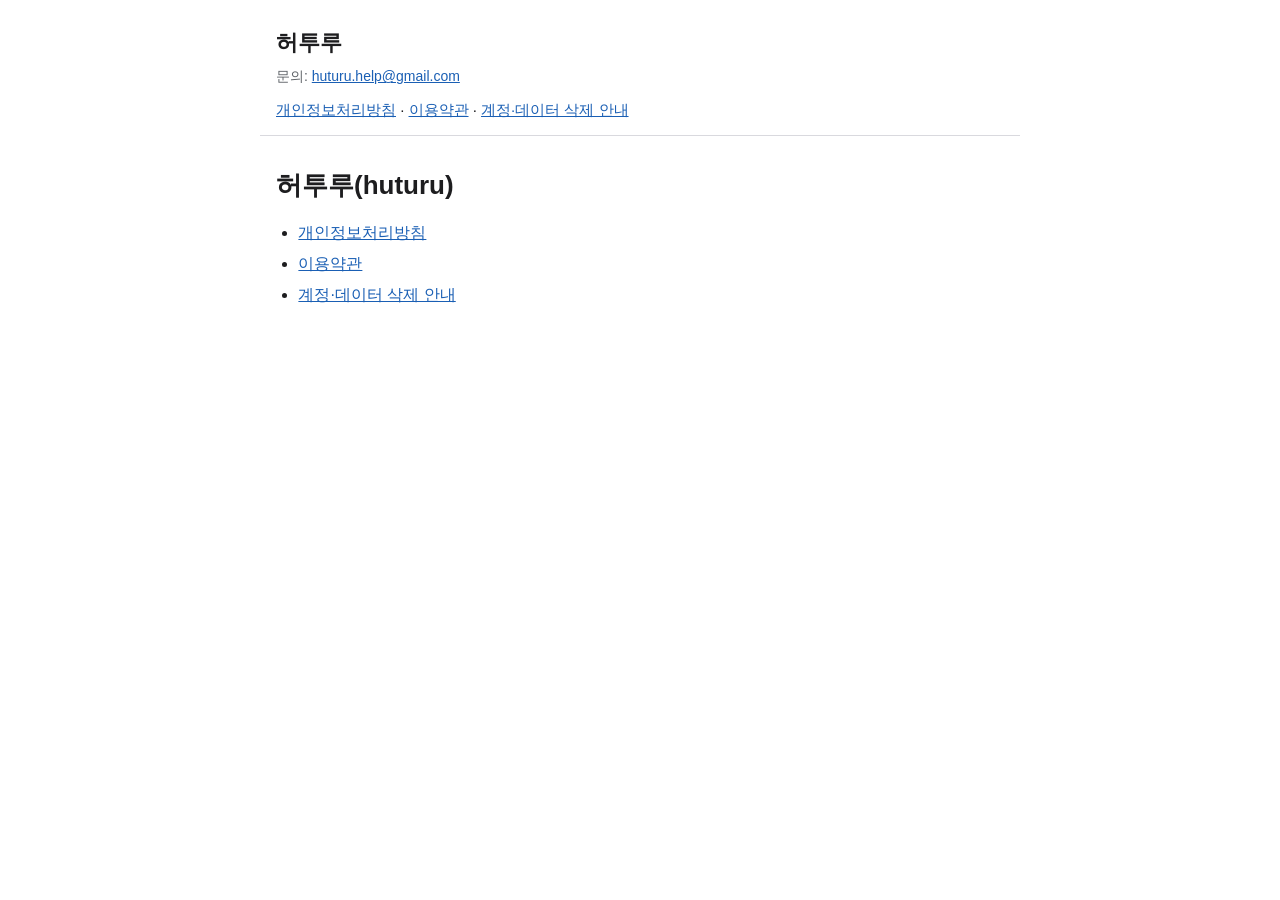
<file: index.html>
<!doctype html>
<html lang="ko">
<head>
<meta charset="utf-8">
<meta name="viewport" content="width=device-width, initial-scale=1">
<title>안내 - 허투루</title>
<link rel="stylesheet" href="/style.css">
</head>
<body>
<header>
<p class="brand"><a href="/">허투루</a></p>
<p class="contact">문의: <a href="mailto:huturu.help@gmail.com">huturu.help@gmail.com</a></p>
<nav><a href="/privacy">개인정보처리방침</a> · <a href="/terms">이용약관</a> · <a href="/account-deletion">계정·데이터 삭제 안내</a></nav>
</header>
<main>
<h1>허투루(huturu)</h1><ul><li><a href="/privacy">개인정보처리방침</a></li><li><a href="/terms">이용약관</a></li><li><a href="/account-deletion">계정·데이터 삭제 안내</a></li></ul>
</main>
</body>
</html>
</file>
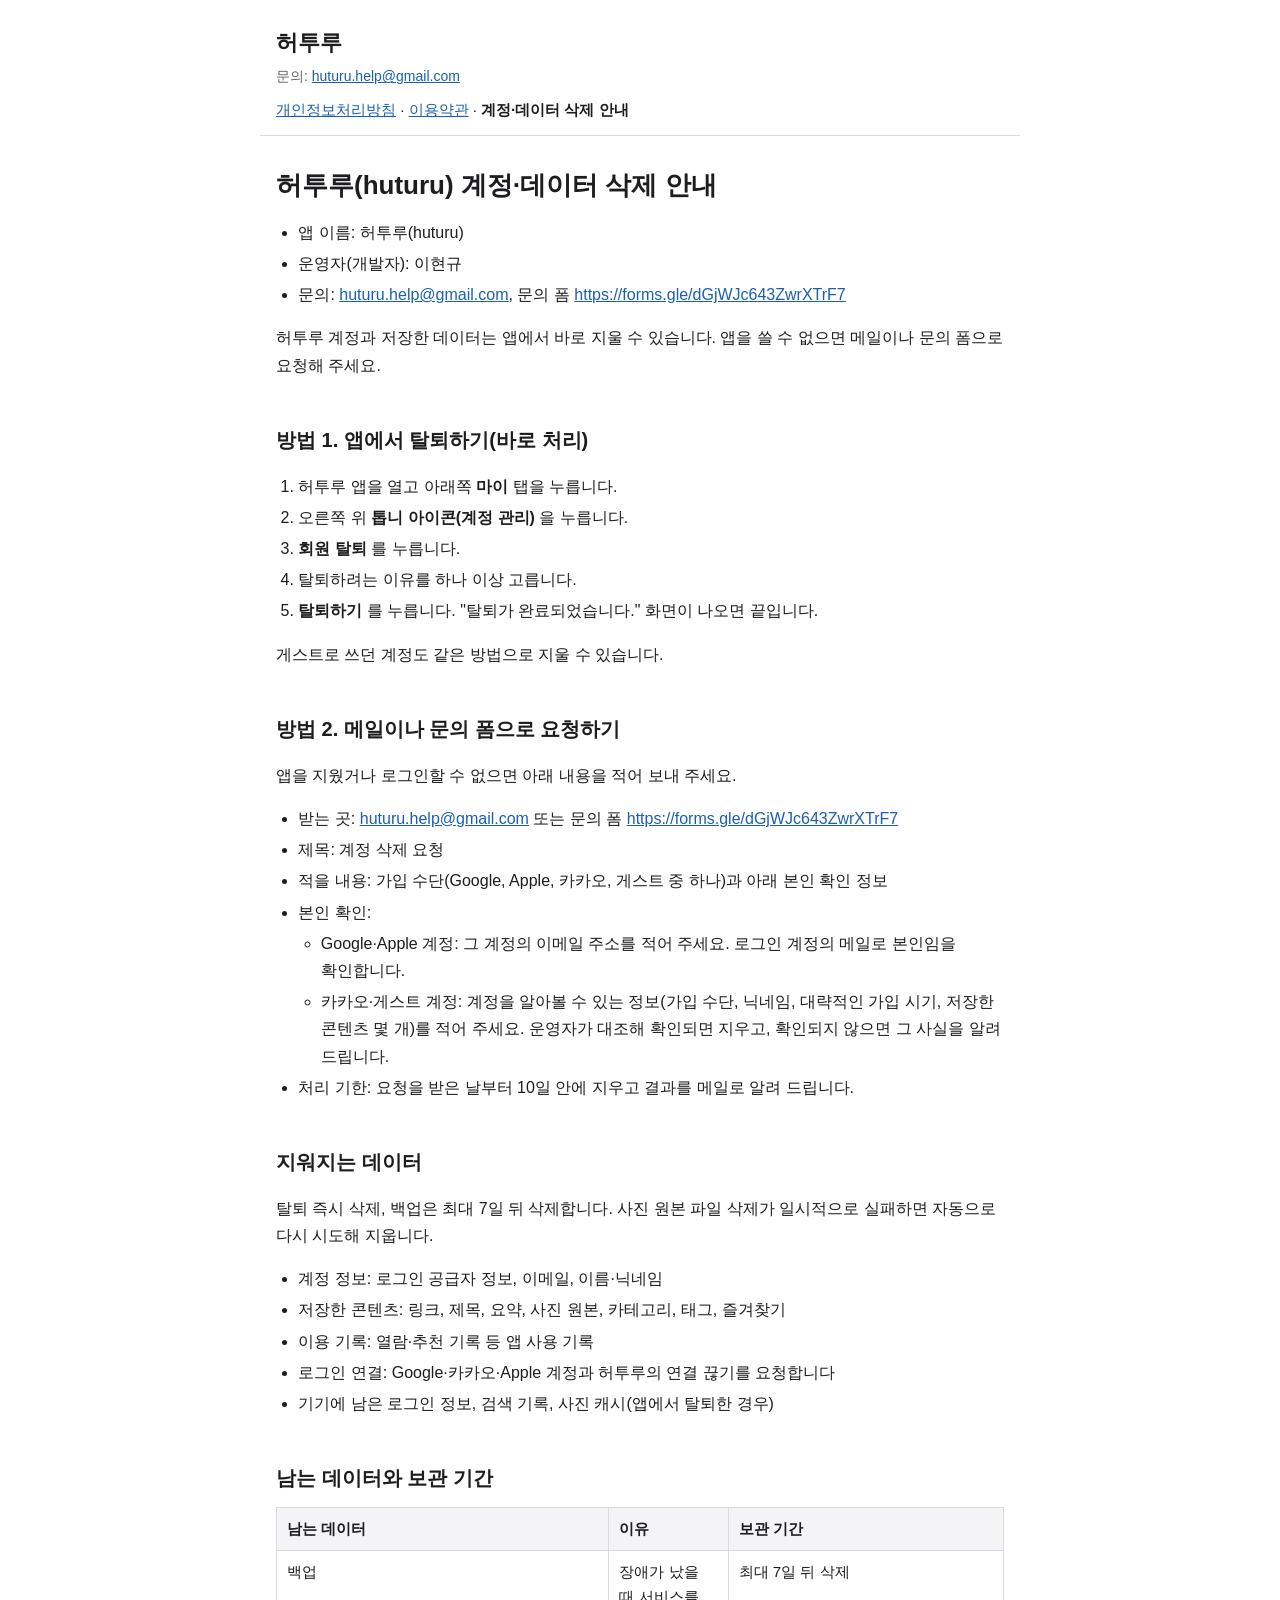
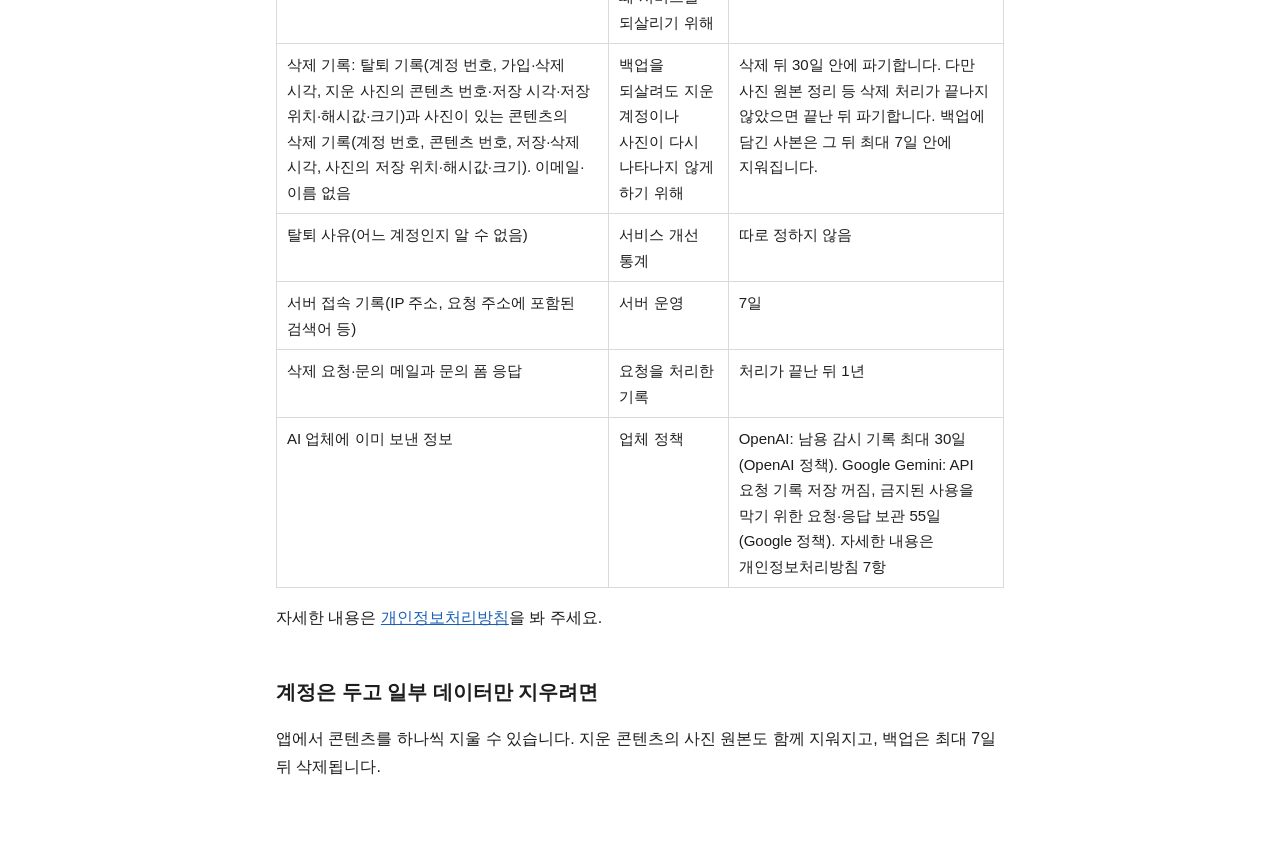
<file: account-deletion/index.html>
<!doctype html>
<html lang="ko">
<head>
<meta charset="utf-8">
<meta name="viewport" content="width=device-width, initial-scale=1">
<title>계정·데이터 삭제 안내 - 허투루</title>
<link rel="stylesheet" href="/style.css">
</head>
<body>
<header>
<p class="brand"><a href="/">허투루</a></p>
<p class="contact">문의: <a href="mailto:huturu.help@gmail.com">huturu.help@gmail.com</a></p>
<nav><a href="/privacy">개인정보처리방침</a> · <a href="/terms">이용약관</a> · <a href="/account-deletion" aria-current="page">계정·데이터 삭제 안내</a></nav>
</header>
<main>
<h1>허투루(huturu) 계정·데이터 삭제 안내</h1>
<ul><li>앱 이름: 허투루(huturu)</li><li>운영자(개발자): 이현규</li><li>문의: <a href="mailto:huturu.help@gmail.com">huturu.help@gmail.com</a>, 문의 폼 <a href="https://forms.gle/dGjWJc643ZwrXTrF7">https://forms.gle/dGjWJc643ZwrXTrF7</a></li></ul>
<p>허투루 계정과 저장한 데이터는 앱에서 바로 지울 수 있습니다. 앱을 쓸 수 없으면 메일이나 문의 폼으로 요청해 주세요.</p>
<h2>방법 1. 앱에서 탈퇴하기(바로 처리)</h2>
<ol><li>허투루 앱을 열고 아래쪽 <strong>마이</strong> 탭을 누릅니다.</li><li>오른쪽 위 <strong>톱니 아이콘(계정 관리)</strong> 을 누릅니다.</li><li><strong>회원 탈퇴</strong> 를 누릅니다.</li><li>탈퇴하려는 이유를 하나 이상 고릅니다.</li><li><strong>탈퇴하기</strong> 를 누릅니다. "탈퇴가 완료되었습니다." 화면이 나오면 끝입니다.</li></ol>
<p>게스트로 쓰던 계정도 같은 방법으로 지울 수 있습니다.</p>
<h2>방법 2. 메일이나 문의 폼으로 요청하기</h2>
<p>앱을 지웠거나 로그인할 수 없으면 아래 내용을 적어 보내 주세요.</p>
<ul><li>받는 곳: <a href="mailto:huturu.help@gmail.com">huturu.help@gmail.com</a> 또는 문의 폼 <a href="https://forms.gle/dGjWJc643ZwrXTrF7">https://forms.gle/dGjWJc643ZwrXTrF7</a></li><li>제목: 계정 삭제 요청</li><li>적을 내용: 가입 수단(Google, Apple, 카카오, 게스트 중 하나)과 아래 본인 확인 정보</li><li>본인 확인:<ul><li>Google·Apple 계정: 그 계정의 이메일 주소를 적어 주세요. 로그인 계정의 메일로 본인임을 확인합니다.</li><li>카카오·게스트 계정: 계정을 알아볼 수 있는 정보(가입 수단, 닉네임, 대략적인 가입 시기, 저장한 콘텐츠 몇 개)를 적어 주세요. 운영자가 대조해 확인되면 지우고, 확인되지 않으면 그 사실을 알려 드립니다.</li></ul></li><li>처리 기한: 요청을 받은 날부터 10일 안에 지우고 결과를 메일로 알려 드립니다.</li></ul>
<h2>지워지는 데이터</h2>
<p>탈퇴 즉시 삭제, 백업은 최대 7일 뒤 삭제합니다. 사진 원본 파일 삭제가 일시적으로 실패하면 자동으로 다시 시도해 지웁니다.</p>
<ul><li>계정 정보: 로그인 공급자 정보, 이메일, 이름·닉네임</li><li>저장한 콘텐츠: 링크, 제목, 요약, 사진 원본, 카테고리, 태그, 즐겨찾기</li><li>이용 기록: 열람·추천 기록 등 앱 사용 기록</li><li>로그인 연결: Google·카카오·Apple 계정과 허투루의 연결 끊기를 요청합니다</li><li>기기에 남은 로그인 정보, 검색 기록, 사진 캐시(앱에서 탈퇴한 경우)</li></ul>
<h2>남는 데이터와 보관 기간</h2>
<div class="table"><table><thead><tr><th>남는 데이터</th><th>이유</th><th>보관 기간</th></tr></thead><tbody><tr><td>백업</td><td>장애가 났을 때 서비스를 되살리기 위해</td><td>최대 7일 뒤 삭제</td></tr><tr><td>삭제 기록: 탈퇴 기록(계정 번호, 가입·삭제 시각, 지운 사진의 콘텐츠 번호·저장 시각·저장 위치·해시값·크기)과 사진이 있는 콘텐츠의 삭제 기록(계정 번호, 콘텐츠 번호, 저장·삭제 시각, 사진의 저장 위치·해시값·크기). 이메일·이름 없음</td><td>백업을 되살려도 지운 계정이나 사진이 다시 나타나지 않게 하기 위해</td><td>삭제 뒤 30일 안에 파기합니다. 다만 사진 원본 정리 등 삭제 처리가 끝나지 않았으면 끝난 뒤 파기합니다. 백업에 담긴 사본은 그 뒤 최대 7일 안에 지워집니다.</td></tr><tr><td>탈퇴 사유(어느 계정인지 알 수 없음)</td><td>서비스 개선 통계</td><td>따로 정하지 않음</td></tr><tr><td>서버 접속 기록(IP 주소, 요청 주소에 포함된 검색어 등)</td><td>서버 운영</td><td>7일</td></tr><tr><td>삭제 요청·문의 메일과 문의 폼 응답</td><td>요청을 처리한 기록</td><td>처리가 끝난 뒤 1년</td></tr><tr><td>AI 업체에 이미 보낸 정보</td><td>업체 정책</td><td>OpenAI: 남용 감시 기록 최대 30일(OpenAI 정책). Google Gemini: API 요청 기록 저장 꺼짐, 금지된 사용을 막기 위한 요청·응답 보관 55일(Google 정책). 자세한 내용은 개인정보처리방침 7항</td></tr></tbody></table></div>
<p>자세한 내용은 <a href="/privacy">개인정보처리방침</a>을 봐 주세요.</p>
<h2>계정은 두고 일부 데이터만 지우려면</h2>
<p>앱에서 콘텐츠를 하나씩 지울 수 있습니다. 지운 콘텐츠의 사진 원본도 함께 지워지고, 백업은 최대 7일 뒤 삭제됩니다.</p>
</main>
</body>
</html>
</file>
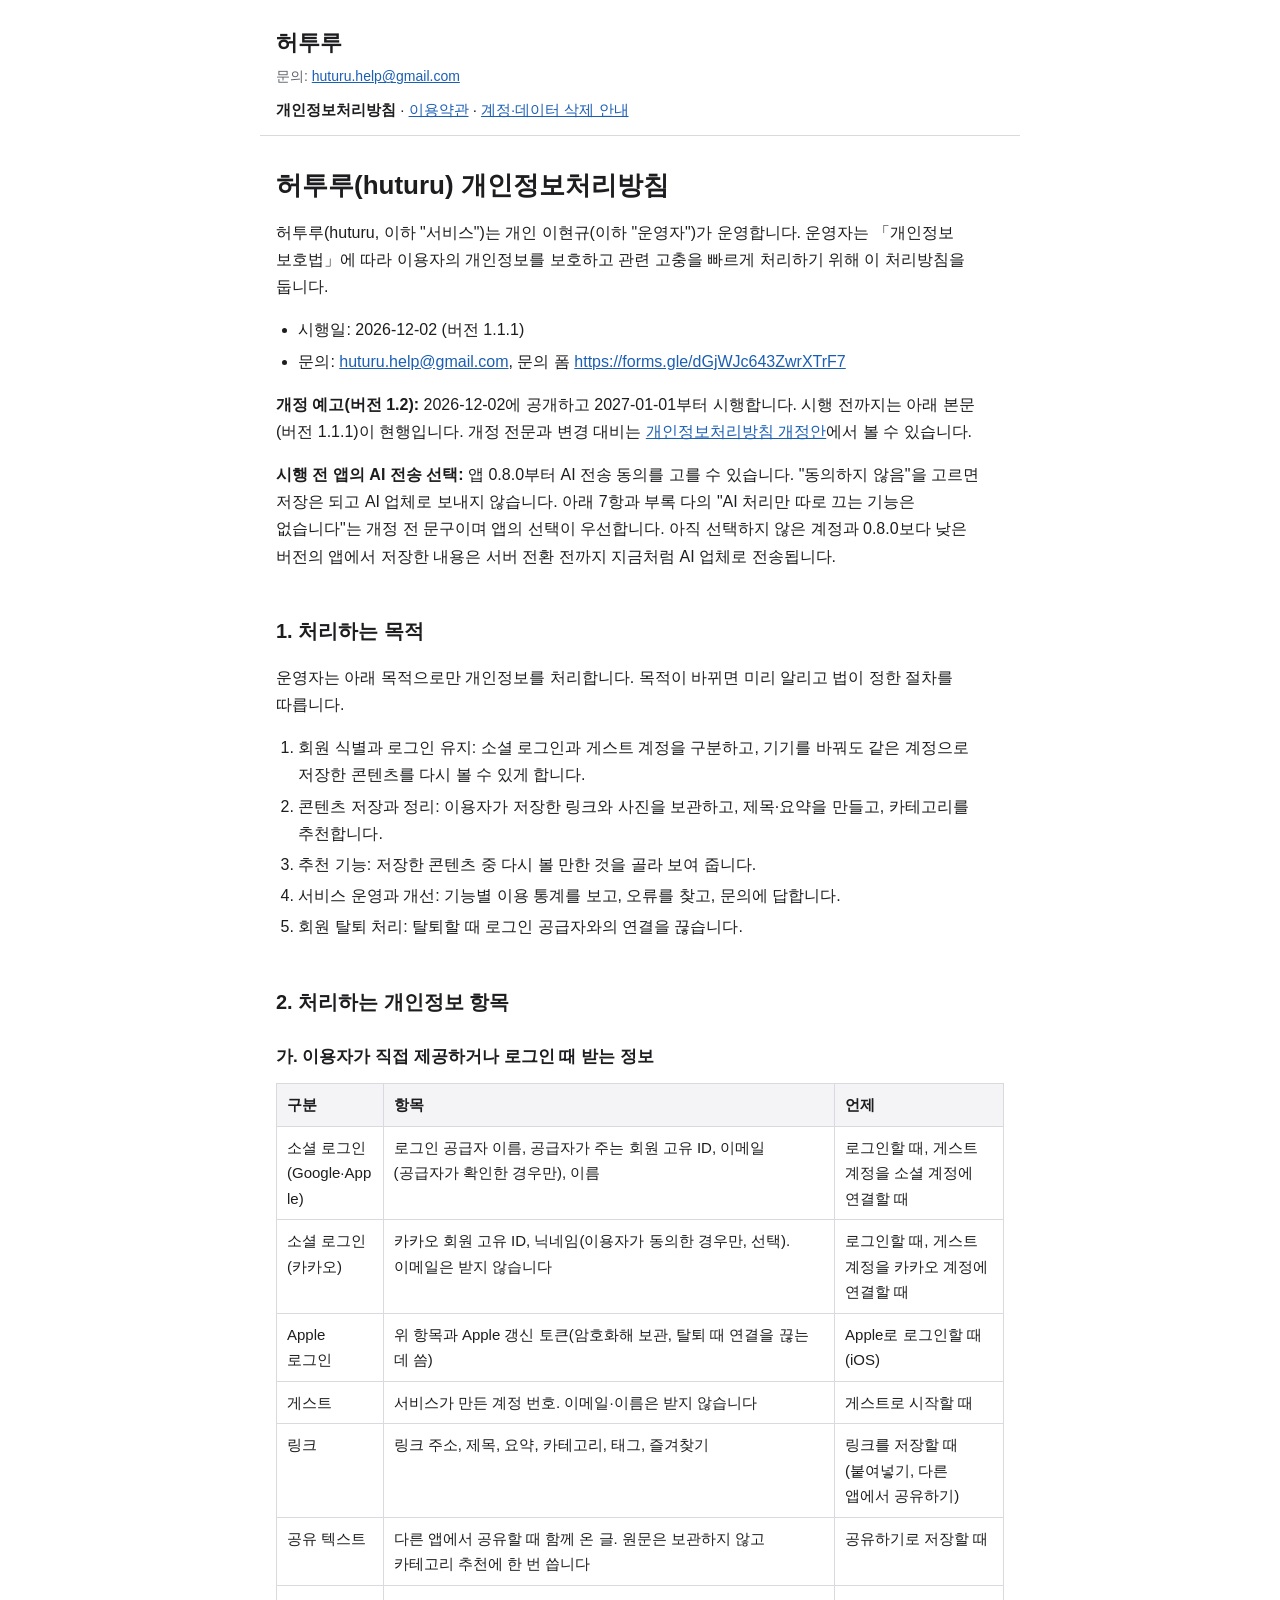
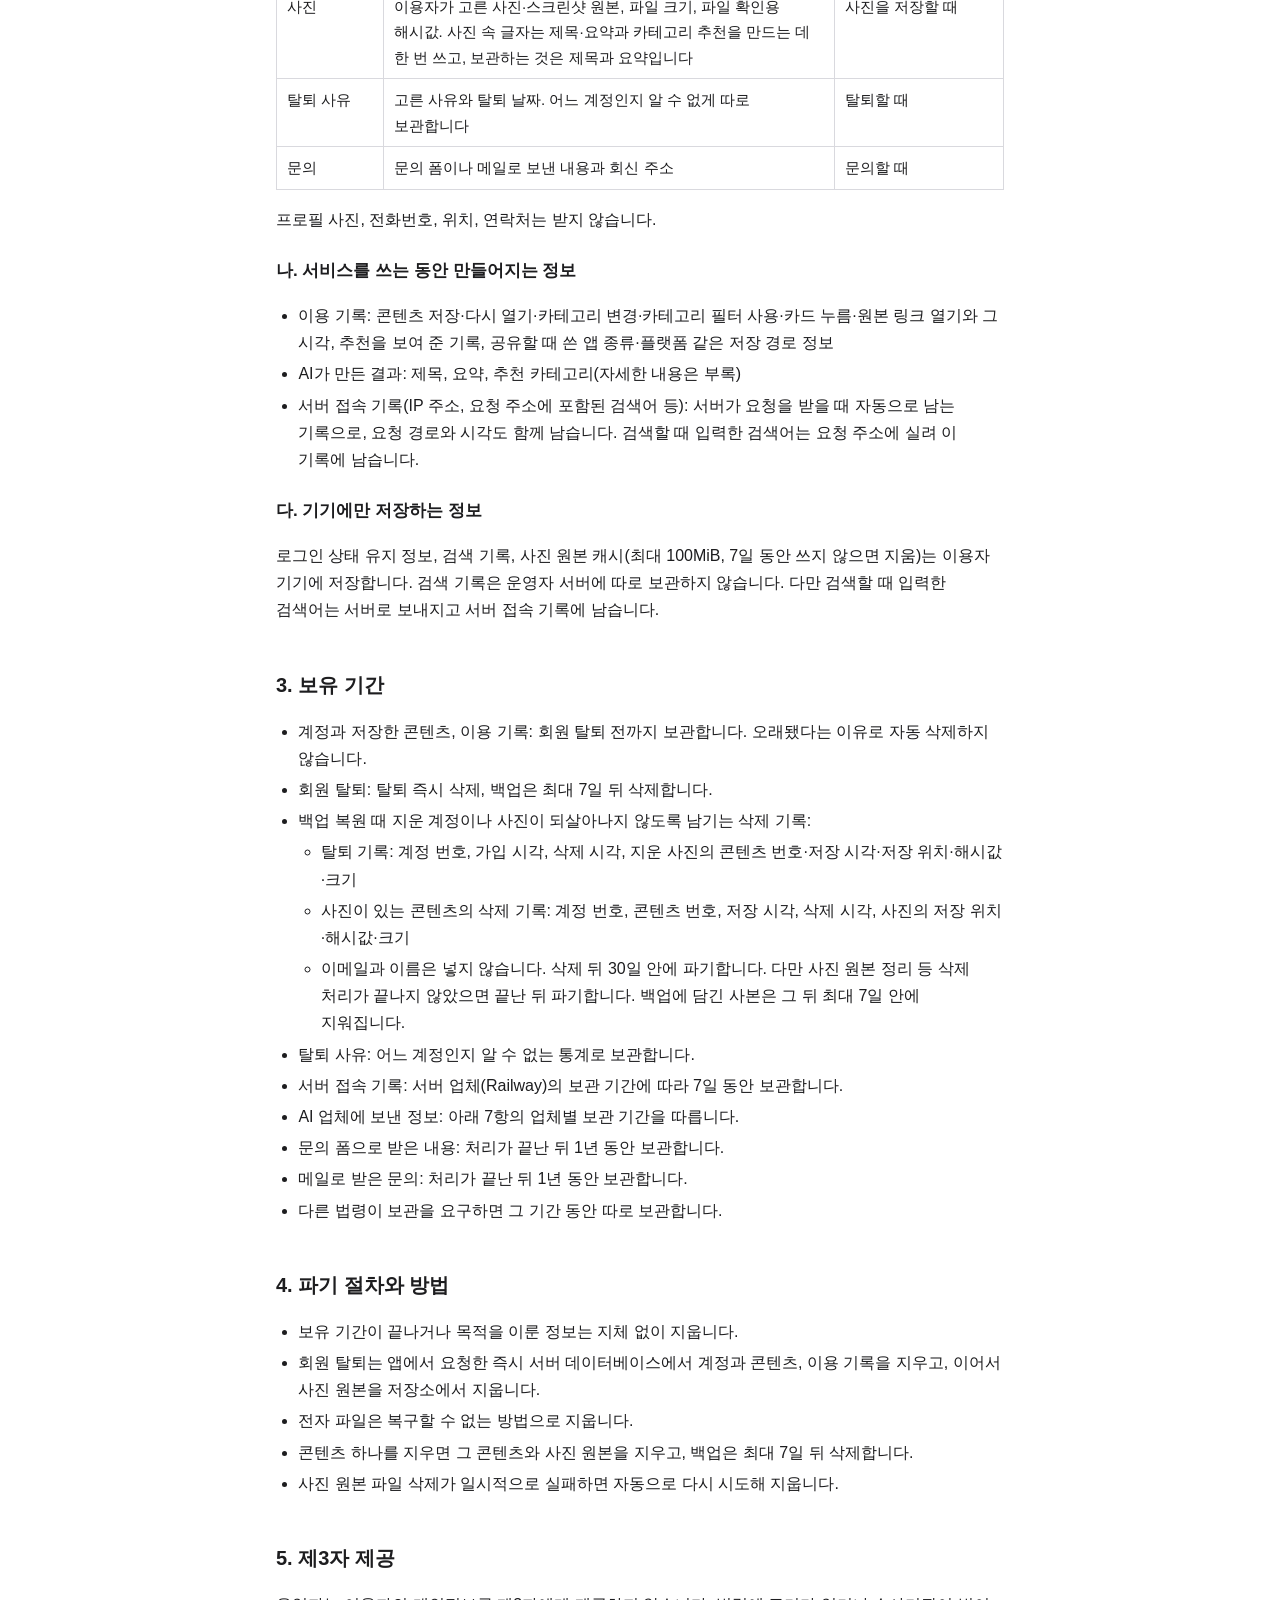
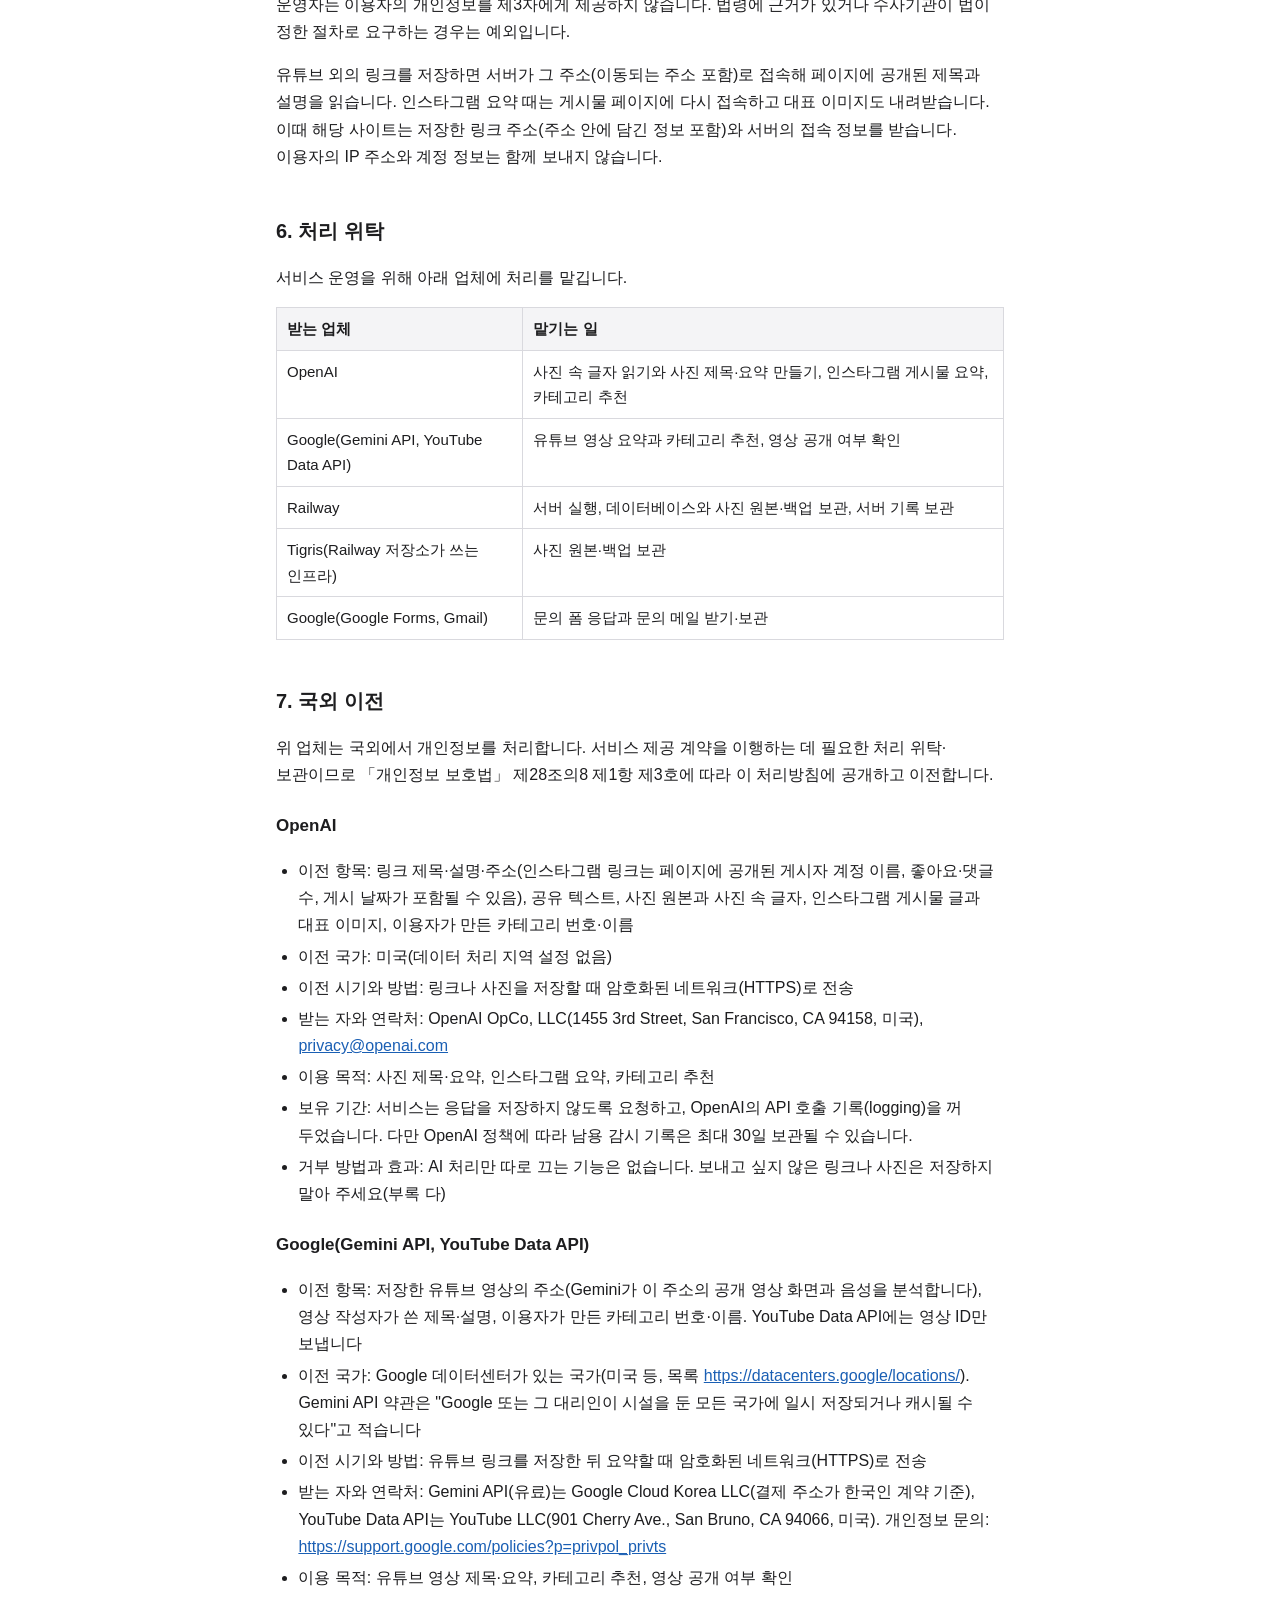
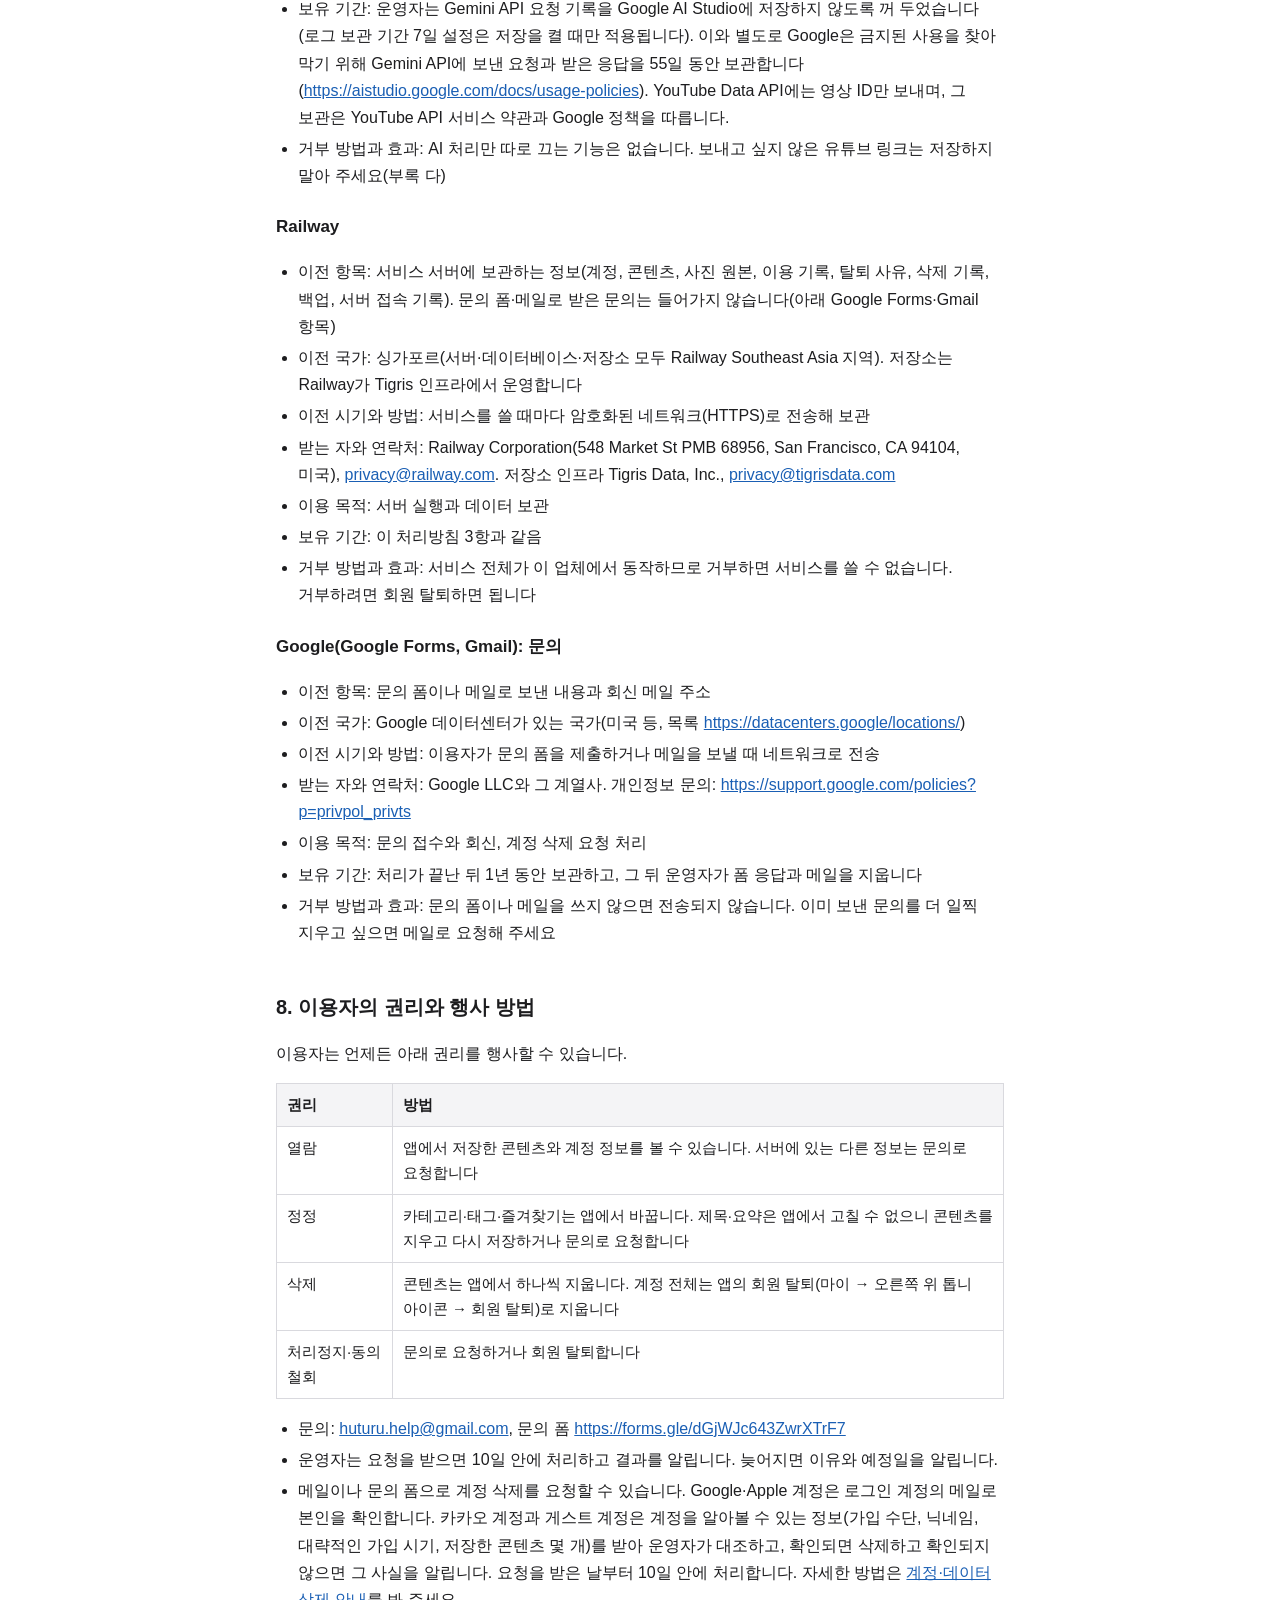
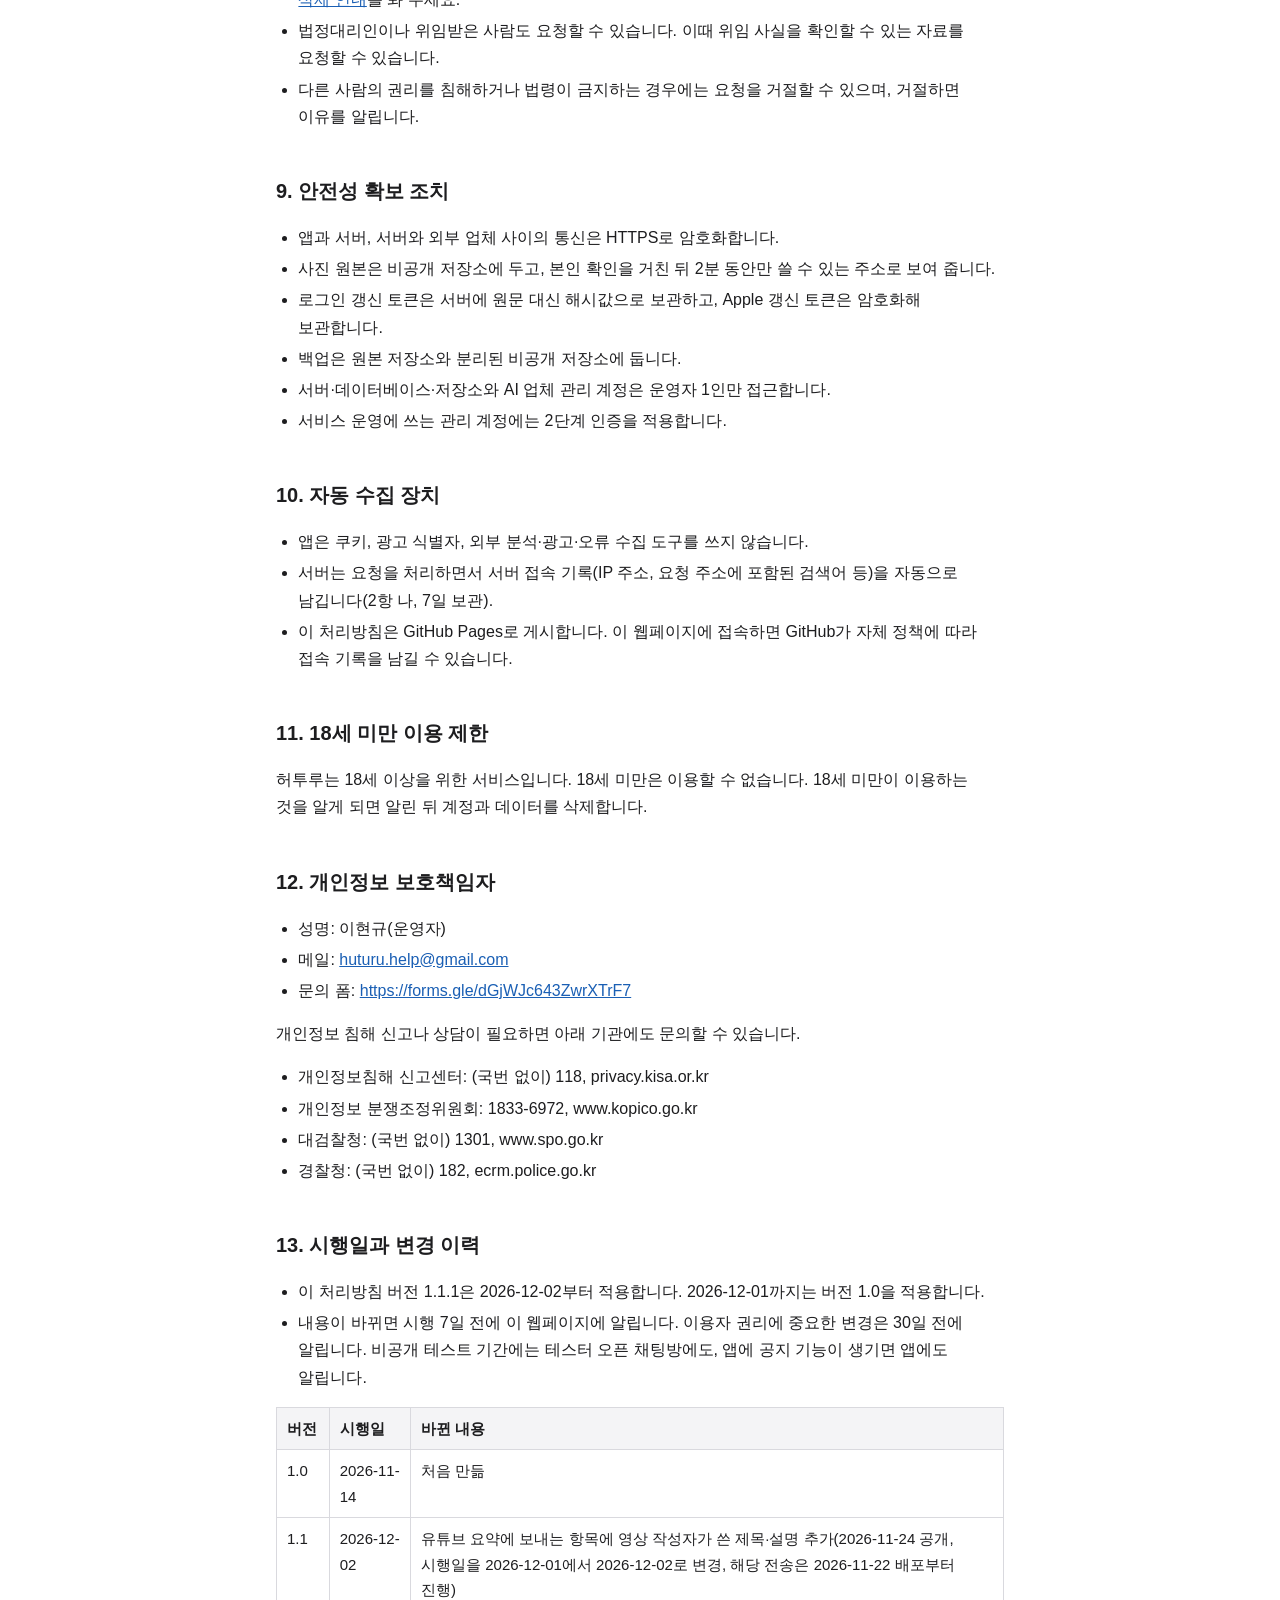
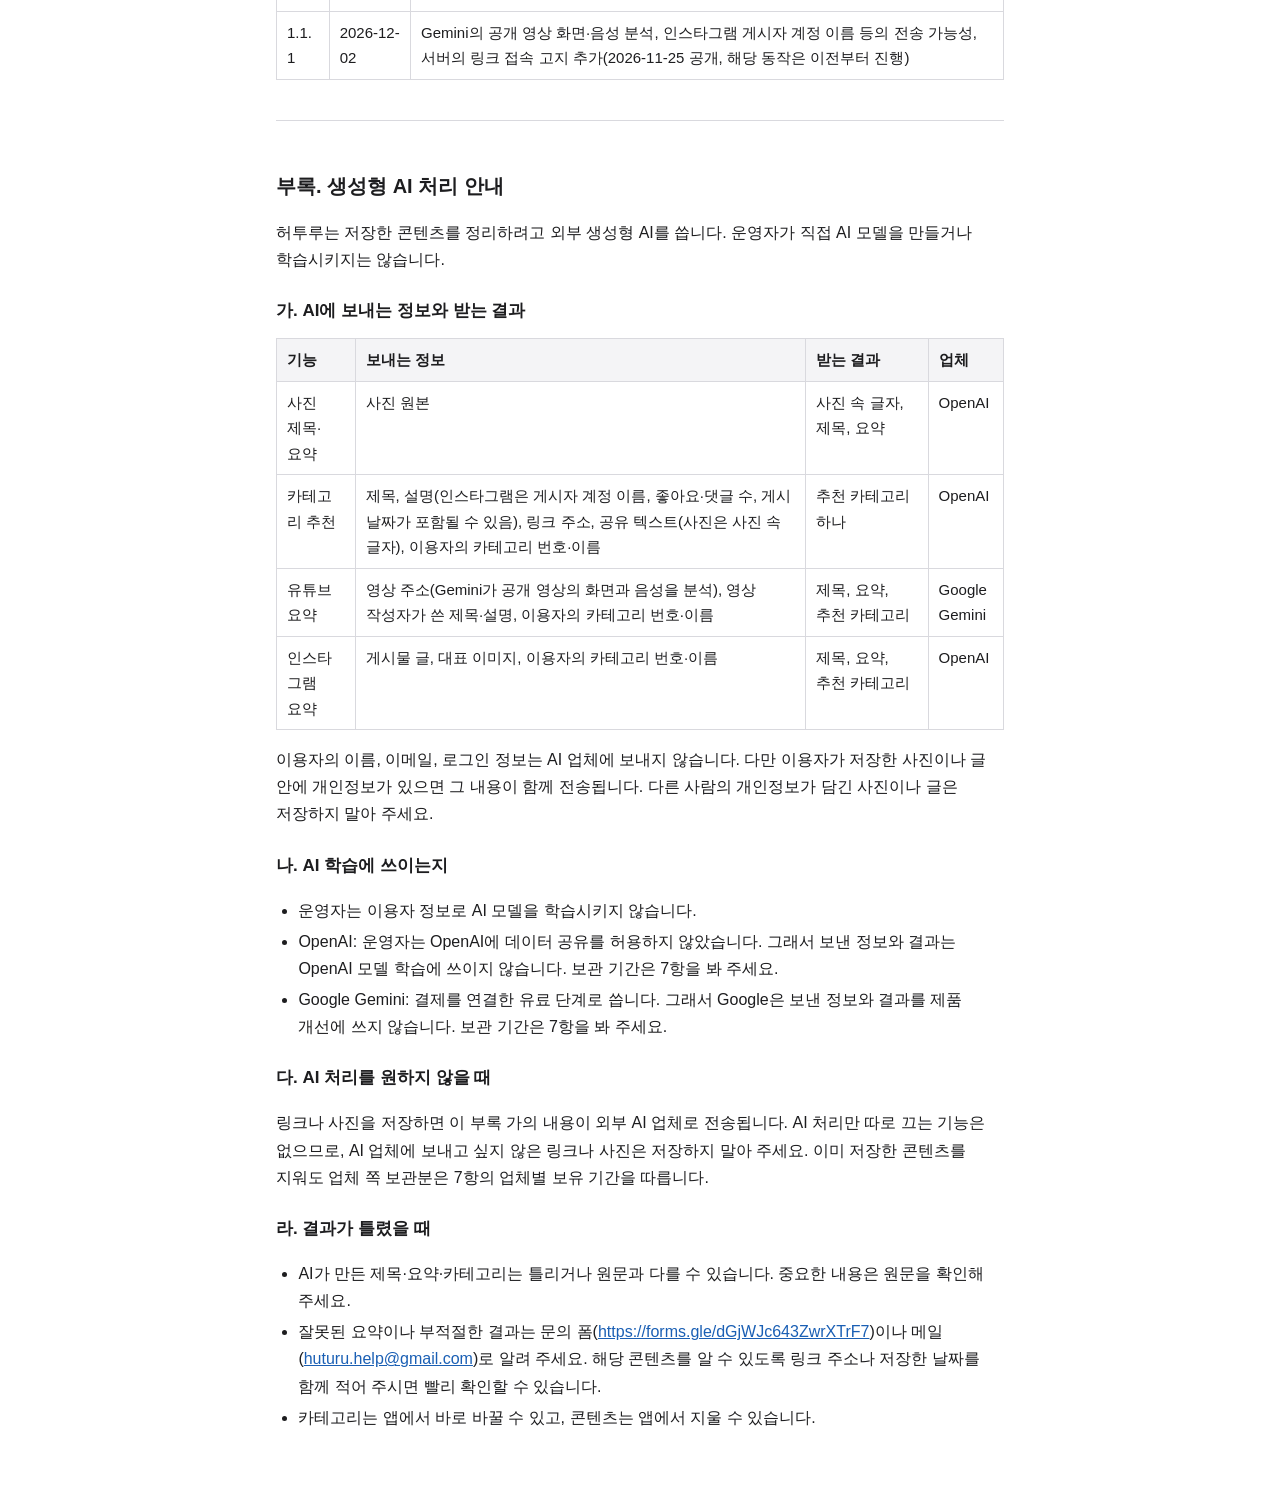
<file: privacy/index.html>
<!doctype html>
<html lang="ko">
<head>
<meta charset="utf-8">
<meta name="viewport" content="width=device-width, initial-scale=1">
<title>개인정보처리방침 - 허투루</title>
<link rel="stylesheet" href="/style.css">
</head>
<body>
<header>
<p class="brand"><a href="/">허투루</a></p>
<p class="contact">문의: <a href="mailto:huturu.help@gmail.com">huturu.help@gmail.com</a></p>
<nav><a href="/privacy" aria-current="page">개인정보처리방침</a> · <a href="/terms">이용약관</a> · <a href="/account-deletion">계정·데이터 삭제 안내</a></nav>
</header>
<main>
<h1>허투루(huturu) 개인정보처리방침</h1>
<p>허투루(huturu, 이하 "서비스")는 개인 이현규(이하 "운영자")가 운영합니다. 운영자는 「개인정보 보호법」에 따라 이용자의 개인정보를 보호하고 관련 고충을 빠르게 처리하기 위해 이 처리방침을 둡니다.</p>
<ul><li>시행일: 2026-12-02 (버전 1.1.1)</li><li>문의: <a href="mailto:huturu.help@gmail.com">huturu.help@gmail.com</a>, 문의 폼 <a href="https://forms.gle/dGjWJc643ZwrXTrF7">https://forms.gle/dGjWJc643ZwrXTrF7</a></li></ul>
<p><strong>개정 예고(버전 1.2):</strong> 2026-12-02에 공개하고 2027-01-01부터 시행합니다. 시행 전까지는 아래 본문(버전 1.1.1)이 현행입니다. 개정 전문과 변경 대비는 <a href="/privacy/next/">개인정보처리방침 개정안</a>에서 볼 수 있습니다.</p>
<p><strong>시행 전 앱의 AI 전송 선택:</strong> 앱 0.8.0부터 AI 전송 동의를 고를 수 있습니다. "동의하지 않음"을 고르면 저장은 되고 AI 업체로 보내지 않습니다. 아래 7항과 부록 다의 "AI 처리만 따로 끄는 기능은 없습니다"는 개정 전 문구이며 앱의 선택이 우선합니다. 아직 선택하지 않은 계정과 0.8.0보다 낮은 버전의 앱에서 저장한 내용은 서버 전환 전까지 지금처럼 AI 업체로 전송됩니다.</p>
<h2>1. 처리하는 목적</h2>
<p>운영자는 아래 목적으로만 개인정보를 처리합니다. 목적이 바뀌면 미리 알리고 법이 정한 절차를 따릅니다.</p>
<ol><li>회원 식별과 로그인 유지: 소셜 로그인과 게스트 계정을 구분하고, 기기를 바꿔도 같은 계정으로 저장한 콘텐츠를 다시 볼 수 있게 합니다.</li><li>콘텐츠 저장과 정리: 이용자가 저장한 링크와 사진을 보관하고, 제목·요약을 만들고, 카테고리를 추천합니다.</li><li>추천 기능: 저장한 콘텐츠 중 다시 볼 만한 것을 골라 보여 줍니다.</li><li>서비스 운영과 개선: 기능별 이용 통계를 보고, 오류를 찾고, 문의에 답합니다.</li><li>회원 탈퇴 처리: 탈퇴할 때 로그인 공급자와의 연결을 끊습니다.</li></ol>
<h2>2. 처리하는 개인정보 항목</h2>
<h3>가. 이용자가 직접 제공하거나 로그인 때 받는 정보</h3>
<div class="table"><table><thead><tr><th>구분</th><th>항목</th><th>언제</th></tr></thead><tbody><tr><td>소셜 로그인(Google·Apple)</td><td>로그인 공급자 이름, 공급자가 주는 회원 고유 ID, 이메일(공급자가 확인한 경우만), 이름</td><td>로그인할 때, 게스트 계정을 소셜 계정에 연결할 때</td></tr><tr><td>소셜 로그인(카카오)</td><td>카카오 회원 고유 ID, 닉네임(이용자가 동의한 경우만, 선택). 이메일은 받지 않습니다</td><td>로그인할 때, 게스트 계정을 카카오 계정에 연결할 때</td></tr><tr><td>Apple 로그인</td><td>위 항목과 Apple 갱신 토큰(암호화해 보관, 탈퇴 때 연결을 끊는 데 씀)</td><td>Apple로 로그인할 때(iOS)</td></tr><tr><td>게스트</td><td>서비스가 만든 계정 번호. 이메일·이름은 받지 않습니다</td><td>게스트로 시작할 때</td></tr><tr><td>링크</td><td>링크 주소, 제목, 요약, 카테고리, 태그, 즐겨찾기</td><td>링크를 저장할 때(붙여넣기, 다른 앱에서 공유하기)</td></tr><tr><td>공유 텍스트</td><td>다른 앱에서 공유할 때 함께 온 글. 원문은 보관하지 않고 카테고리 추천에 한 번 씁니다</td><td>공유하기로 저장할 때</td></tr><tr><td>사진</td><td>이용자가 고른 사진·스크린샷 원본, 파일 크기, 파일 확인용 해시값. 사진 속 글자는 제목·요약과 카테고리 추천을 만드는 데 한 번 쓰고, 보관하는 것은 제목과 요약입니다</td><td>사진을 저장할 때</td></tr><tr><td>탈퇴 사유</td><td>고른 사유와 탈퇴 날짜. 어느 계정인지 알 수 없게 따로 보관합니다</td><td>탈퇴할 때</td></tr><tr><td>문의</td><td>문의 폼이나 메일로 보낸 내용과 회신 주소</td><td>문의할 때</td></tr></tbody></table></div>
<p>프로필 사진, 전화번호, 위치, 연락처는 받지 않습니다.</p>
<h3>나. 서비스를 쓰는 동안 만들어지는 정보</h3>
<ul><li>이용 기록: 콘텐츠 저장·다시 열기·카테고리 변경·카테고리 필터 사용·카드 누름·원본 링크 열기와 그 시각, 추천을 보여 준 기록, 공유할 때 쓴 앱 종류·플랫폼 같은 저장 경로 정보</li><li>AI가 만든 결과: 제목, 요약, 추천 카테고리(자세한 내용은 부록)</li><li>서버 접속 기록(IP 주소, 요청 주소에 포함된 검색어 등): 서버가 요청을 받을 때 자동으로 남는 기록으로, 요청 경로와 시각도 함께 남습니다. 검색할 때 입력한 검색어는 요청 주소에 실려 이 기록에 남습니다.</li></ul>
<h3>다. 기기에만 저장하는 정보</h3>
<p>로그인 상태 유지 정보, 검색 기록, 사진 원본 캐시(최대 100MiB, 7일 동안 쓰지 않으면 지움)는 이용자 기기에 저장합니다. 검색 기록은 운영자 서버에 따로 보관하지 않습니다. 다만 검색할 때 입력한 검색어는 서버로 보내지고 서버 접속 기록에 남습니다.</p>
<h2>3. 보유 기간</h2>
<ul><li>계정과 저장한 콘텐츠, 이용 기록: 회원 탈퇴 전까지 보관합니다. 오래됐다는 이유로 자동 삭제하지 않습니다.</li><li>회원 탈퇴: 탈퇴 즉시 삭제, 백업은 최대 7일 뒤 삭제합니다.</li><li>백업 복원 때 지운 계정이나 사진이 되살아나지 않도록 남기는 삭제 기록:<ul><li>탈퇴 기록: 계정 번호, 가입 시각, 삭제 시각, 지운 사진의 콘텐츠 번호·저장 시각·저장 위치·해시값·크기</li><li>사진이 있는 콘텐츠의 삭제 기록: 계정 번호, 콘텐츠 번호, 저장 시각, 삭제 시각, 사진의 저장 위치·해시값·크기</li><li>이메일과 이름은 넣지 않습니다. 삭제 뒤 30일 안에 파기합니다. 다만 사진 원본 정리 등 삭제 처리가 끝나지 않았으면 끝난 뒤 파기합니다. 백업에 담긴 사본은 그 뒤 최대 7일 안에 지워집니다.</li></ul></li><li>탈퇴 사유: 어느 계정인지 알 수 없는 통계로 보관합니다.</li><li>서버 접속 기록: 서버 업체(Railway)의 보관 기간에 따라 7일 동안 보관합니다.</li><li>AI 업체에 보낸 정보: 아래 7항의 업체별 보관 기간을 따릅니다.</li><li>문의 폼으로 받은 내용: 처리가 끝난 뒤 1년 동안 보관합니다.</li><li>메일로 받은 문의: 처리가 끝난 뒤 1년 동안 보관합니다.</li><li>다른 법령이 보관을 요구하면 그 기간 동안 따로 보관합니다.</li></ul>
<h2>4. 파기 절차와 방법</h2>
<ul><li>보유 기간이 끝나거나 목적을 이룬 정보는 지체 없이 지웁니다.</li><li>회원 탈퇴는 앱에서 요청한 즉시 서버 데이터베이스에서 계정과 콘텐츠, 이용 기록을 지우고, 이어서 사진 원본을 저장소에서 지웁니다.</li><li>전자 파일은 복구할 수 없는 방법으로 지웁니다.</li><li>콘텐츠 하나를 지우면 그 콘텐츠와 사진 원본을 지우고, 백업은 최대 7일 뒤 삭제합니다.</li><li>사진 원본 파일 삭제가 일시적으로 실패하면 자동으로 다시 시도해 지웁니다.</li></ul>
<h2>5. 제3자 제공</h2>
<p>운영자는 이용자의 개인정보를 제3자에게 제공하지 않습니다. 법령에 근거가 있거나 수사기관이 법이 정한 절차로 요구하는 경우는 예외입니다.</p>
<p>유튜브 외의 링크를 저장하면 서버가 그 주소(이동되는 주소 포함)로 접속해 페이지에 공개된 제목과 설명을 읽습니다. 인스타그램 요약 때는 게시물 페이지에 다시 접속하고 대표 이미지도 내려받습니다. 이때 해당 사이트는 저장한 링크 주소(주소 안에 담긴 정보 포함)와 서버의 접속 정보를 받습니다. 이용자의 IP 주소와 계정 정보는 함께 보내지 않습니다.</p>
<h2>6. 처리 위탁</h2>
<p>서비스 운영을 위해 아래 업체에 처리를 맡깁니다.</p>
<div class="table"><table><thead><tr><th>받는 업체</th><th>맡기는 일</th></tr></thead><tbody><tr><td>OpenAI</td><td>사진 속 글자 읽기와 사진 제목·요약 만들기, 인스타그램 게시물 요약, 카테고리 추천</td></tr><tr><td>Google(Gemini API, YouTube Data API)</td><td>유튜브 영상 요약과 카테고리 추천, 영상 공개 여부 확인</td></tr><tr><td>Railway</td><td>서버 실행, 데이터베이스와 사진 원본·백업 보관, 서버 기록 보관</td></tr><tr><td>Tigris(Railway 저장소가 쓰는 인프라)</td><td>사진 원본·백업 보관</td></tr><tr><td>Google(Google Forms, Gmail)</td><td>문의 폼 응답과 문의 메일 받기·보관</td></tr></tbody></table></div>
<h2>7. 국외 이전</h2>
<p>위 업체는 국외에서 개인정보를 처리합니다. 서비스 제공 계약을 이행하는 데 필요한 처리 위탁·보관이므로 「개인정보 보호법」 제28조의8 제1항 제3호에 따라 이 처리방침에 공개하고 이전합니다.</p>
<h3>OpenAI</h3>
<ul><li>이전 항목: 링크 제목·설명·주소(인스타그램 링크는 페이지에 공개된 게시자 계정 이름, 좋아요·댓글 수, 게시 날짜가 포함될 수 있음), 공유 텍스트, 사진 원본과 사진 속 글자, 인스타그램 게시물 글과 대표 이미지, 이용자가 만든 카테고리 번호·이름</li><li>이전 국가: 미국(데이터 처리 지역 설정 없음)</li><li>이전 시기와 방법: 링크나 사진을 저장할 때 암호화된 네트워크(HTTPS)로 전송</li><li>받는 자와 연락처: OpenAI OpCo, LLC(1455 3rd Street, San Francisco, CA 94158, 미국), <a href="mailto:privacy@openai.com">privacy@openai.com</a></li><li>이용 목적: 사진 제목·요약, 인스타그램 요약, 카테고리 추천</li><li>보유 기간: 서비스는 응답을 저장하지 않도록 요청하고, OpenAI의 API 호출 기록(logging)을 꺼 두었습니다. 다만 OpenAI 정책에 따라 남용 감시 기록은 최대 30일 보관될 수 있습니다.</li><li>거부 방법과 효과: AI 처리만 따로 끄는 기능은 없습니다. 보내고 싶지 않은 링크나 사진은 저장하지 말아 주세요(부록 다)</li></ul>
<h3>Google(Gemini API, YouTube Data API)</h3>
<ul><li>이전 항목: 저장한 유튜브 영상의 주소(Gemini가 이 주소의 공개 영상 화면과 음성을 분석합니다), 영상 작성자가 쓴 제목·설명, 이용자가 만든 카테고리 번호·이름. YouTube Data API에는 영상 ID만 보냅니다</li><li>이전 국가: Google 데이터센터가 있는 국가(미국 등, 목록 <a href="https://datacenters.google/locations/">https://datacenters.google/locations/</a>). Gemini API 약관은 "Google 또는 그 대리인이 시설을 둔 모든 국가에 일시 저장되거나 캐시될 수 있다"고 적습니다</li><li>이전 시기와 방법: 유튜브 링크를 저장한 뒤 요약할 때 암호화된 네트워크(HTTPS)로 전송</li><li>받는 자와 연락처: Gemini API(유료)는 Google Cloud Korea LLC(결제 주소가 한국인 계약 기준), YouTube Data API는 YouTube LLC(901 Cherry Ave., San Bruno, CA 94066, 미국). 개인정보 문의: <a href="https://support.google.com/policies?p=privpol_privts">https://support.google.com/policies?p=privpol_privts</a></li><li>이용 목적: 유튜브 영상 제목·요약, 카테고리 추천, 영상 공개 여부 확인</li><li>보유 기간: 운영자는 Gemini API 요청 기록을 Google AI Studio에 저장하지 않도록 꺼 두었습니다(로그 보관 기간 7일 설정은 저장을 켤 때만 적용됩니다). 이와 별도로 Google은 금지된 사용을 찾아 막기 위해 Gemini API에 보낸 요청과 받은 응답을 55일 동안 보관합니다(<a href="https://aistudio.google.com/docs/usage-policies">https://aistudio.google.com/docs/usage-policies</a>). YouTube Data API에는 영상 ID만 보내며, 그 보관은 YouTube API 서비스 약관과 Google 정책을 따릅니다.</li><li>거부 방법과 효과: AI 처리만 따로 끄는 기능은 없습니다. 보내고 싶지 않은 유튜브 링크는 저장하지 말아 주세요(부록 다)</li></ul>
<h3>Railway</h3>
<ul><li>이전 항목: 서비스 서버에 보관하는 정보(계정, 콘텐츠, 사진 원본, 이용 기록, 탈퇴 사유, 삭제 기록, 백업, 서버 접속 기록). 문의 폼·메일로 받은 문의는 들어가지 않습니다(아래 Google Forms·Gmail 항목)</li><li>이전 국가: 싱가포르(서버·데이터베이스·저장소 모두 Railway Southeast Asia 지역). 저장소는 Railway가 Tigris 인프라에서 운영합니다</li><li>이전 시기와 방법: 서비스를 쓸 때마다 암호화된 네트워크(HTTPS)로 전송해 보관</li><li>받는 자와 연락처: Railway Corporation(548 Market St PMB 68956, San Francisco, CA 94104, 미국), <a href="mailto:privacy@railway.com">privacy@railway.com</a>. 저장소 인프라 Tigris Data, Inc., <a href="mailto:privacy@tigrisdata.com">privacy@tigrisdata.com</a></li><li>이용 목적: 서버 실행과 데이터 보관</li><li>보유 기간: 이 처리방침 3항과 같음</li><li>거부 방법과 효과: 서비스 전체가 이 업체에서 동작하므로 거부하면 서비스를 쓸 수 없습니다. 거부하려면 회원 탈퇴하면 됩니다</li></ul>
<h3>Google(Google Forms, Gmail): 문의</h3>
<ul><li>이전 항목: 문의 폼이나 메일로 보낸 내용과 회신 메일 주소</li><li>이전 국가: Google 데이터센터가 있는 국가(미국 등, 목록 <a href="https://datacenters.google/locations/">https://datacenters.google/locations/</a>)</li><li>이전 시기와 방법: 이용자가 문의 폼을 제출하거나 메일을 보낼 때 네트워크로 전송</li><li>받는 자와 연락처: Google LLC와 그 계열사. 개인정보 문의: <a href="https://support.google.com/policies?p=privpol_privts">https://support.google.com/policies?p=privpol_privts</a></li><li>이용 목적: 문의 접수와 회신, 계정 삭제 요청 처리</li><li>보유 기간: 처리가 끝난 뒤 1년 동안 보관하고, 그 뒤 운영자가 폼 응답과 메일을 지웁니다</li><li>거부 방법과 효과: 문의 폼이나 메일을 쓰지 않으면 전송되지 않습니다. 이미 보낸 문의를 더 일찍 지우고 싶으면 메일로 요청해 주세요</li></ul>
<h2>8. 이용자의 권리와 행사 방법</h2>
<p>이용자는 언제든 아래 권리를 행사할 수 있습니다.</p>
<div class="table"><table><thead><tr><th>권리</th><th>방법</th></tr></thead><tbody><tr><td>열람</td><td>앱에서 저장한 콘텐츠와 계정 정보를 볼 수 있습니다. 서버에 있는 다른 정보는 문의로 요청합니다</td></tr><tr><td>정정</td><td>카테고리·태그·즐겨찾기는 앱에서 바꿉니다. 제목·요약은 앱에서 고칠 수 없으니 콘텐츠를 지우고 다시 저장하거나 문의로 요청합니다</td></tr><tr><td>삭제</td><td>콘텐츠는 앱에서 하나씩 지웁니다. 계정 전체는 앱의 회원 탈퇴(마이 → 오른쪽 위 톱니 아이콘 → 회원 탈퇴)로 지웁니다</td></tr><tr><td>처리정지·동의 철회</td><td>문의로 요청하거나 회원 탈퇴합니다</td></tr></tbody></table></div>
<ul><li>문의: <a href="mailto:huturu.help@gmail.com">huturu.help@gmail.com</a>, 문의 폼 <a href="https://forms.gle/dGjWJc643ZwrXTrF7">https://forms.gle/dGjWJc643ZwrXTrF7</a></li><li>운영자는 요청을 받으면 10일 안에 처리하고 결과를 알립니다. 늦어지면 이유와 예정일을 알립니다.</li><li>메일이나 문의 폼으로 계정 삭제를 요청할 수 있습니다. Google·Apple 계정은 로그인 계정의 메일로 본인을 확인합니다. 카카오 계정과 게스트 계정은 계정을 알아볼 수 있는 정보(가입 수단, 닉네임, 대략적인 가입 시기, 저장한 콘텐츠 몇 개)를 받아 운영자가 대조하고, 확인되면 삭제하고 확인되지 않으면 그 사실을 알립니다. 요청을 받은 날부터 10일 안에 처리합니다. 자세한 방법은 <a href="/account-deletion">계정·데이터 삭제 안내</a>를 봐 주세요.</li><li>법정대리인이나 위임받은 사람도 요청할 수 있습니다. 이때 위임 사실을 확인할 수 있는 자료를 요청할 수 있습니다.</li><li>다른 사람의 권리를 침해하거나 법령이 금지하는 경우에는 요청을 거절할 수 있으며, 거절하면 이유를 알립니다.</li></ul>
<h2>9. 안전성 확보 조치</h2>
<ul><li>앱과 서버, 서버와 외부 업체 사이의 통신은 HTTPS로 암호화합니다.</li><li>사진 원본은 비공개 저장소에 두고, 본인 확인을 거친 뒤 2분 동안만 쓸 수 있는 주소로 보여 줍니다.</li><li>로그인 갱신 토큰은 서버에 원문 대신 해시값으로 보관하고, Apple 갱신 토큰은 암호화해 보관합니다.</li><li>백업은 원본 저장소와 분리된 비공개 저장소에 둡니다.</li><li>서버·데이터베이스·저장소와 AI 업체 관리 계정은 운영자 1인만 접근합니다.</li><li>서비스 운영에 쓰는 관리 계정에는 2단계 인증을 적용합니다.</li></ul>
<h2>10. 자동 수집 장치</h2>
<ul><li>앱은 쿠키, 광고 식별자, 외부 분석·광고·오류 수집 도구를 쓰지 않습니다.</li><li>서버는 요청을 처리하면서 서버 접속 기록(IP 주소, 요청 주소에 포함된 검색어 등)을 자동으로 남깁니다(2항 나, 7일 보관).</li><li>이 처리방침은 GitHub Pages로 게시합니다. 이 웹페이지에 접속하면 GitHub가 자체 정책에 따라 접속 기록을 남길 수 있습니다.</li></ul>
<h2>11. 18세 미만 이용 제한</h2>
<p>허투루는 18세 이상을 위한 서비스입니다. 18세 미만은 이용할 수 없습니다. 18세 미만이 이용하는 것을 알게 되면 알린 뒤 계정과 데이터를 삭제합니다.</p>
<h2>12. 개인정보 보호책임자</h2>
<ul><li>성명: 이현규(운영자)</li><li>메일: <a href="mailto:huturu.help@gmail.com">huturu.help@gmail.com</a></li><li>문의 폼: <a href="https://forms.gle/dGjWJc643ZwrXTrF7">https://forms.gle/dGjWJc643ZwrXTrF7</a></li></ul>
<p>개인정보 침해 신고나 상담이 필요하면 아래 기관에도 문의할 수 있습니다.</p>
<ul><li>개인정보침해 신고센터: (국번 없이) 118, privacy.kisa.or.kr</li><li>개인정보 분쟁조정위원회: 1833-6972, www.kopico.go.kr</li><li>대검찰청: (국번 없이) 1301, www.spo.go.kr</li><li>경찰청: (국번 없이) 182, ecrm.police.go.kr</li></ul>
<h2>13. 시행일과 변경 이력</h2>
<ul><li>이 처리방침 버전 1.1.1은 2026-12-02부터 적용합니다. 2026-12-01까지는 버전 1.0을 적용합니다.</li><li>내용이 바뀌면 시행 7일 전에 이 웹페이지에 알립니다. 이용자 권리에 중요한 변경은 30일 전에 알립니다. 비공개 테스트 기간에는 테스터 오픈 채팅방에도, 앱에 공지 기능이 생기면 앱에도 알립니다.</li></ul>
<div class="table"><table><thead><tr><th>버전</th><th>시행일</th><th>바뀐 내용</th></tr></thead><tbody><tr><td>1.0</td><td>2026-11-14</td><td>처음 만듦</td></tr><tr><td>1.1</td><td>2026-12-02</td><td>유튜브 요약에 보내는 항목에 영상 작성자가 쓴 제목·설명 추가(2026-11-24 공개, 시행일을 2026-12-01에서 2026-12-02로 변경, 해당 전송은 2026-11-22 배포부터 진행)</td></tr><tr><td>1.1.1</td><td>2026-12-02</td><td>Gemini의 공개 영상 화면·음성 분석, 인스타그램 게시자 계정 이름 등의 전송 가능성, 서버의 링크 접속 고지 추가(2026-11-25 공개, 해당 동작은 이전부터 진행)</td></tr></tbody></table></div>
<hr>
<h2>부록. 생성형 AI 처리 안내</h2>
<p>허투루는 저장한 콘텐츠를 정리하려고 외부 생성형 AI를 씁니다. 운영자가 직접 AI 모델을 만들거나 학습시키지는 않습니다.</p>
<h3>가. AI에 보내는 정보와 받는 결과</h3>
<div class="table"><table><thead><tr><th>기능</th><th>보내는 정보</th><th>받는 결과</th><th>업체</th></tr></thead><tbody><tr><td>사진 제목·요약</td><td>사진 원본</td><td>사진 속 글자, 제목, 요약</td><td>OpenAI</td></tr><tr><td>카테고리 추천</td><td>제목, 설명(인스타그램은 게시자 계정 이름, 좋아요·댓글 수, 게시 날짜가 포함될 수 있음), 링크 주소, 공유 텍스트(사진은 사진 속 글자), 이용자의 카테고리 번호·이름</td><td>추천 카테고리 하나</td><td>OpenAI</td></tr><tr><td>유튜브 요약</td><td>영상 주소(Gemini가 공개 영상의 화면과 음성을 분석), 영상 작성자가 쓴 제목·설명, 이용자의 카테고리 번호·이름</td><td>제목, 요약, 추천 카테고리</td><td>Google Gemini</td></tr><tr><td>인스타그램 요약</td><td>게시물 글, 대표 이미지, 이용자의 카테고리 번호·이름</td><td>제목, 요약, 추천 카테고리</td><td>OpenAI</td></tr></tbody></table></div>
<p>이용자의 이름, 이메일, 로그인 정보는 AI 업체에 보내지 않습니다. 다만 이용자가 저장한 사진이나 글 안에 개인정보가 있으면 그 내용이 함께 전송됩니다. 다른 사람의 개인정보가 담긴 사진이나 글은 저장하지 말아 주세요.</p>
<h3>나. AI 학습에 쓰이는지</h3>
<ul><li>운영자는 이용자 정보로 AI 모델을 학습시키지 않습니다.</li><li>OpenAI: 운영자는 OpenAI에 데이터 공유를 허용하지 않았습니다. 그래서 보낸 정보와 결과는 OpenAI 모델 학습에 쓰이지 않습니다. 보관 기간은 7항을 봐 주세요.</li><li>Google Gemini: 결제를 연결한 유료 단계로 씁니다. 그래서 Google은 보낸 정보와 결과를 제품 개선에 쓰지 않습니다. 보관 기간은 7항을 봐 주세요.</li></ul>
<h3>다. AI 처리를 원하지 않을 때</h3>
<p>링크나 사진을 저장하면 이 부록 가의 내용이 외부 AI 업체로 전송됩니다. AI 처리만 따로 끄는 기능은 없으므로, AI 업체에 보내고 싶지 않은 링크나 사진은 저장하지 말아 주세요. 이미 저장한 콘텐츠를 지워도 업체 쪽 보관분은 7항의 업체별 보유 기간을 따릅니다.</p>
<h3>라. 결과가 틀렸을 때</h3>
<ul><li>AI가 만든 제목·요약·카테고리는 틀리거나 원문과 다를 수 있습니다. 중요한 내용은 원문을 확인해 주세요.</li><li>잘못된 요약이나 부적절한 결과는 문의 폼(<a href="https://forms.gle/dGjWJc643ZwrXTrF7">https://forms.gle/dGjWJc643ZwrXTrF7</a>)이나 메일(<a href="mailto:huturu.help@gmail.com">huturu.help@gmail.com</a>)로 알려 주세요. 해당 콘텐츠를 알 수 있도록 링크 주소나 저장한 날짜를 함께 적어 주시면 빨리 확인할 수 있습니다.</li><li>카테고리는 앱에서 바로 바꿀 수 있고, 콘텐츠는 앱에서 지울 수 있습니다.</li></ul>
</main>
</body>
</html>
</file>
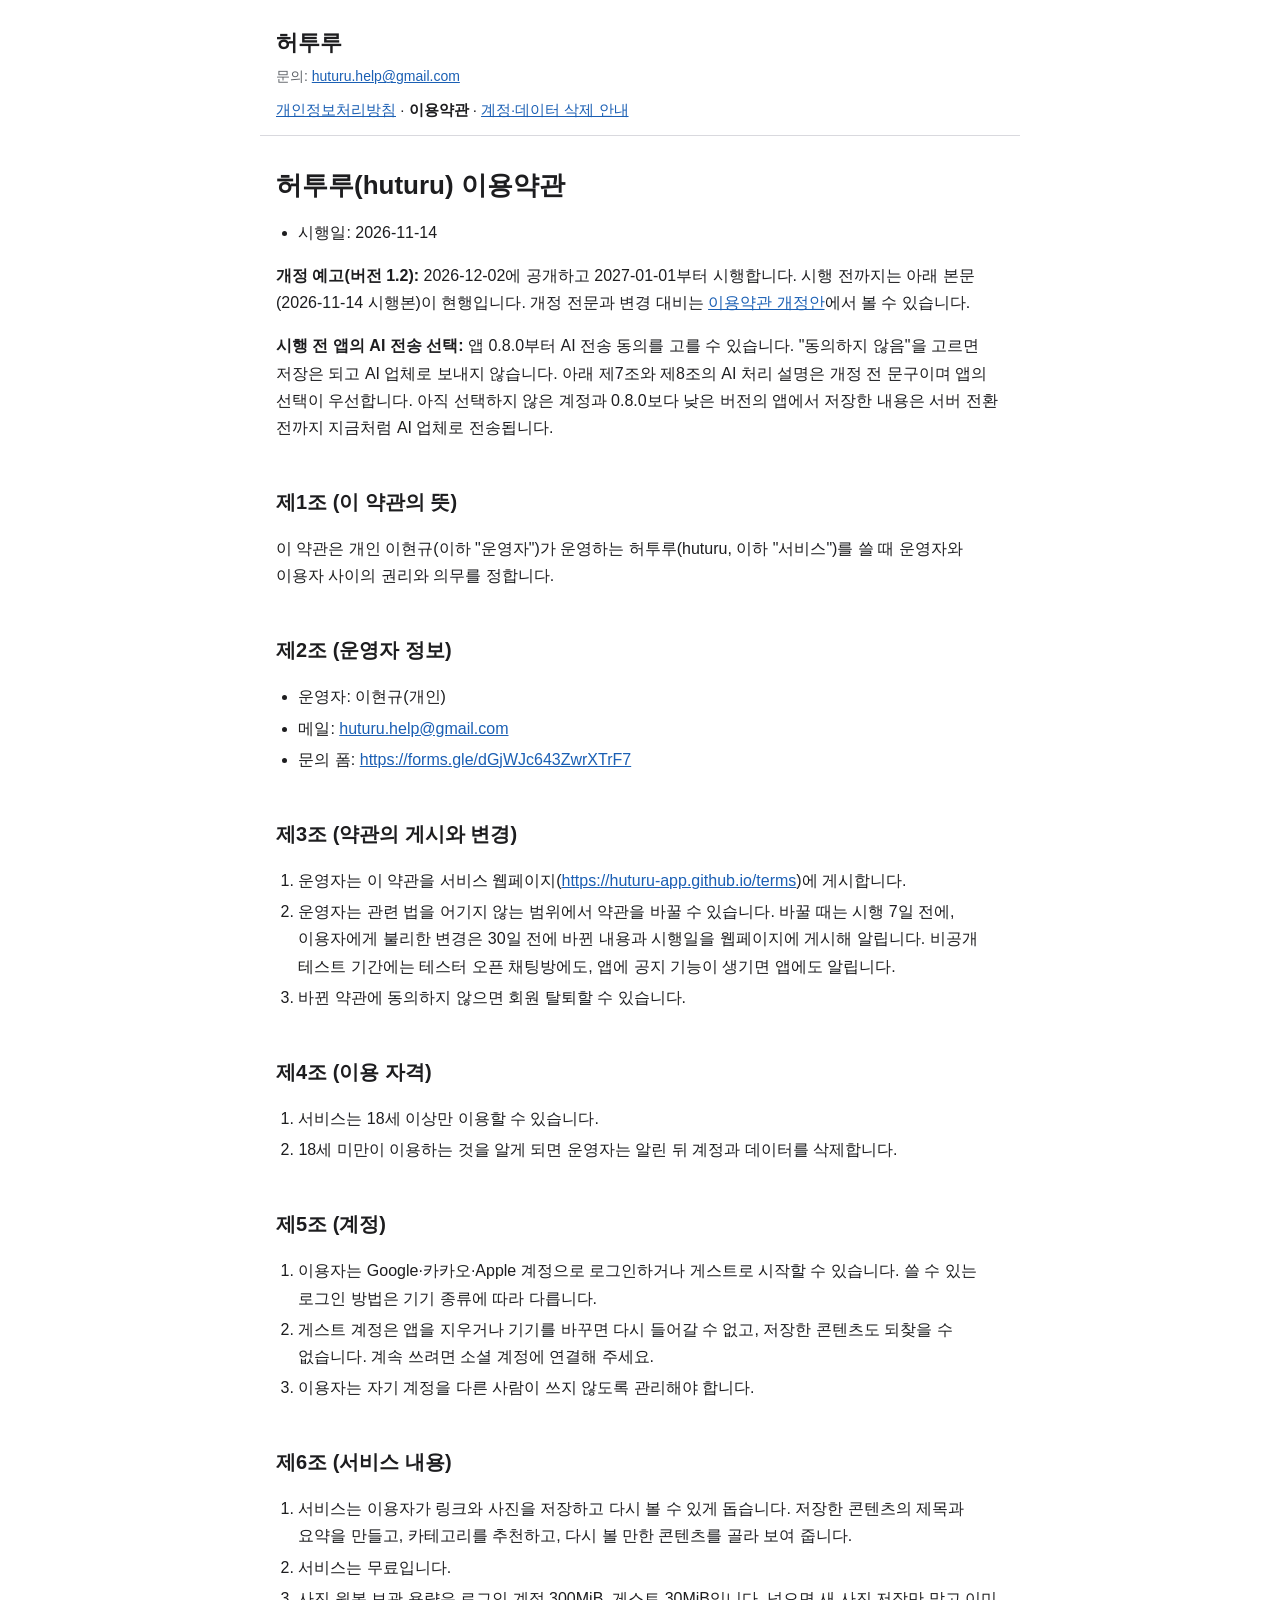
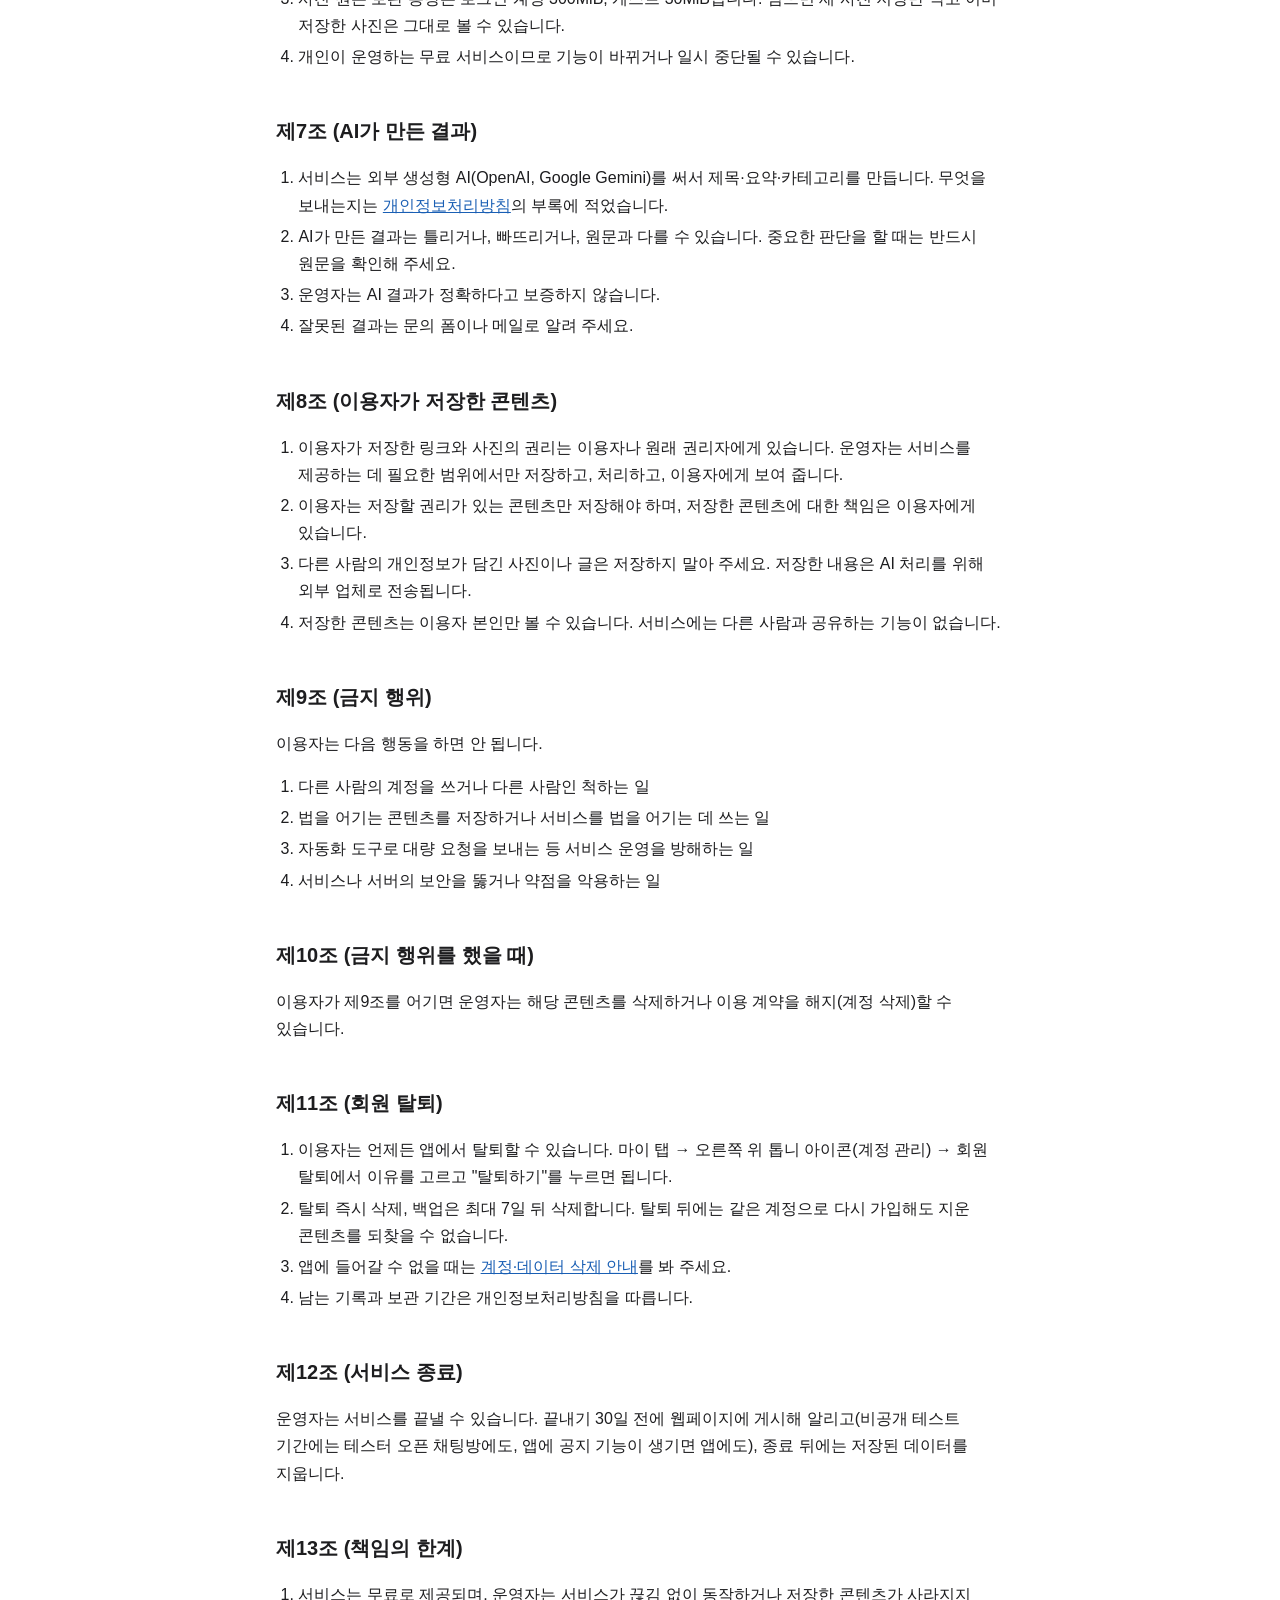
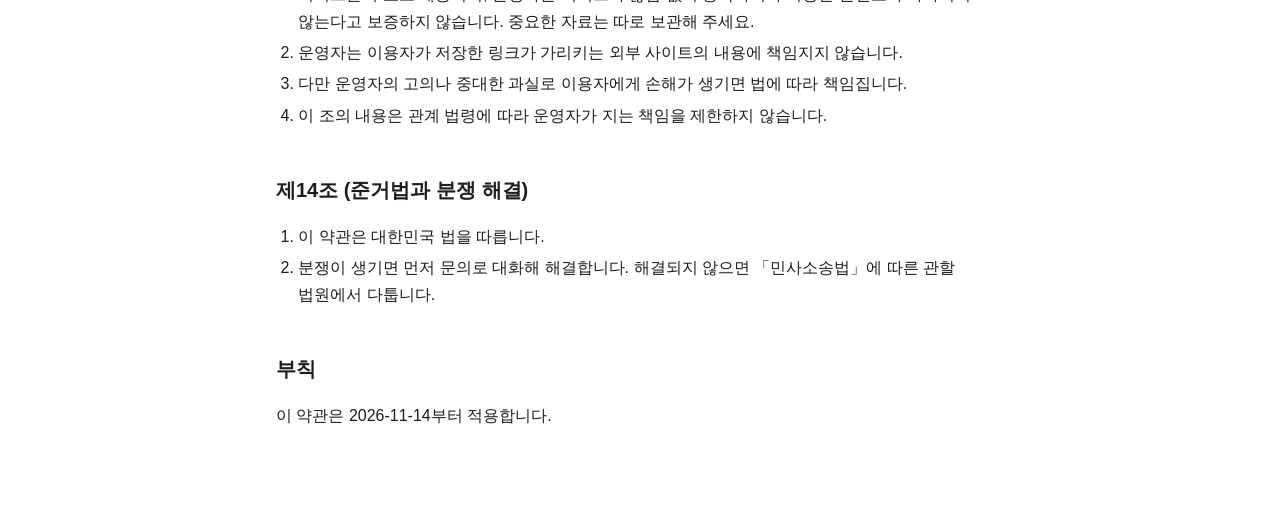
<file: terms/index.html>
<!doctype html>
<html lang="ko">
<head>
<meta charset="utf-8">
<meta name="viewport" content="width=device-width, initial-scale=1">
<title>이용약관 - 허투루</title>
<link rel="stylesheet" href="/style.css">
</head>
<body>
<header>
<p class="brand"><a href="/">허투루</a></p>
<p class="contact">문의: <a href="mailto:huturu.help@gmail.com">huturu.help@gmail.com</a></p>
<nav><a href="/privacy">개인정보처리방침</a> · <a href="/terms" aria-current="page">이용약관</a> · <a href="/account-deletion">계정·데이터 삭제 안내</a></nav>
</header>
<main>
<h1>허투루(huturu) 이용약관</h1>
<ul><li>시행일: 2026-11-14</li></ul>
<p><strong>개정 예고(버전 1.2):</strong> 2026-12-02에 공개하고 2027-01-01부터 시행합니다. 시행 전까지는 아래 본문(2026-11-14 시행본)이 현행입니다. 개정 전문과 변경 대비는 <a href="/terms/next/">이용약관 개정안</a>에서 볼 수 있습니다.</p>
<p><strong>시행 전 앱의 AI 전송 선택:</strong> 앱 0.8.0부터 AI 전송 동의를 고를 수 있습니다. "동의하지 않음"을 고르면 저장은 되고 AI 업체로 보내지 않습니다. 아래 제7조와 제8조의 AI 처리 설명은 개정 전 문구이며 앱의 선택이 우선합니다. 아직 선택하지 않은 계정과 0.8.0보다 낮은 버전의 앱에서 저장한 내용은 서버 전환 전까지 지금처럼 AI 업체로 전송됩니다.</p>
<h2>제1조 (이 약관의 뜻)</h2>
<p>이 약관은 개인 이현규(이하 "운영자")가 운영하는 허투루(huturu, 이하 "서비스")를 쓸 때 운영자와 이용자 사이의 권리와 의무를 정합니다.</p>
<h2>제2조 (운영자 정보)</h2>
<ul><li>운영자: 이현규(개인)</li><li>메일: <a href="mailto:huturu.help@gmail.com">huturu.help@gmail.com</a></li><li>문의 폼: <a href="https://forms.gle/dGjWJc643ZwrXTrF7">https://forms.gle/dGjWJc643ZwrXTrF7</a></li></ul>
<h2>제3조 (약관의 게시와 변경)</h2>
<ol><li>운영자는 이 약관을 서비스 웹페이지(<a href="https://huturu-app.github.io/terms">https://huturu-app.github.io/terms</a>)에 게시합니다.</li><li>운영자는 관련 법을 어기지 않는 범위에서 약관을 바꿀 수 있습니다. 바꿀 때는 시행 7일 전에, 이용자에게 불리한 변경은 30일 전에 바뀐 내용과 시행일을 웹페이지에 게시해 알립니다. 비공개 테스트 기간에는 테스터 오픈 채팅방에도, 앱에 공지 기능이 생기면 앱에도 알립니다.</li><li>바뀐 약관에 동의하지 않으면 회원 탈퇴할 수 있습니다.</li></ol>
<h2>제4조 (이용 자격)</h2>
<ol><li>서비스는 18세 이상만 이용할 수 있습니다.</li><li>18세 미만이 이용하는 것을 알게 되면 운영자는 알린 뒤 계정과 데이터를 삭제합니다.</li></ol>
<h2>제5조 (계정)</h2>
<ol><li>이용자는 Google·카카오·Apple 계정으로 로그인하거나 게스트로 시작할 수 있습니다. 쓸 수 있는 로그인 방법은 기기 종류에 따라 다릅니다.</li><li>게스트 계정은 앱을 지우거나 기기를 바꾸면 다시 들어갈 수 없고, 저장한 콘텐츠도 되찾을 수 없습니다. 계속 쓰려면 소셜 계정에 연결해 주세요.</li><li>이용자는 자기 계정을 다른 사람이 쓰지 않도록 관리해야 합니다.</li></ol>
<h2>제6조 (서비스 내용)</h2>
<ol><li>서비스는 이용자가 링크와 사진을 저장하고 다시 볼 수 있게 돕습니다. 저장한 콘텐츠의 제목과 요약을 만들고, 카테고리를 추천하고, 다시 볼 만한 콘텐츠를 골라 보여 줍니다.</li><li>서비스는 무료입니다.</li><li>사진 원본 보관 용량은 로그인 계정 300MiB, 게스트 30MiB입니다. 넘으면 새 사진 저장만 막고 이미 저장한 사진은 그대로 볼 수 있습니다.</li><li>개인이 운영하는 무료 서비스이므로 기능이 바뀌거나 일시 중단될 수 있습니다.</li></ol>
<h2>제7조 (AI가 만든 결과)</h2>
<ol><li>서비스는 외부 생성형 AI(OpenAI, Google Gemini)를 써서 제목·요약·카테고리를 만듭니다. 무엇을 보내는지는 <a href="/privacy">개인정보처리방침</a>의 부록에 적었습니다.</li><li>AI가 만든 결과는 틀리거나, 빠뜨리거나, 원문과 다를 수 있습니다. 중요한 판단을 할 때는 반드시 원문을 확인해 주세요.</li><li>운영자는 AI 결과가 정확하다고 보증하지 않습니다.</li><li>잘못된 결과는 문의 폼이나 메일로 알려 주세요.</li></ol>
<h2>제8조 (이용자가 저장한 콘텐츠)</h2>
<ol><li>이용자가 저장한 링크와 사진의 권리는 이용자나 원래 권리자에게 있습니다. 운영자는 서비스를 제공하는 데 필요한 범위에서만 저장하고, 처리하고, 이용자에게 보여 줍니다.</li><li>이용자는 저장할 권리가 있는 콘텐츠만 저장해야 하며, 저장한 콘텐츠에 대한 책임은 이용자에게 있습니다.</li><li>다른 사람의 개인정보가 담긴 사진이나 글은 저장하지 말아 주세요. 저장한 내용은 AI 처리를 위해 외부 업체로 전송됩니다.</li><li>저장한 콘텐츠는 이용자 본인만 볼 수 있습니다. 서비스에는 다른 사람과 공유하는 기능이 없습니다.</li></ol>
<h2>제9조 (금지 행위)</h2>
<p>이용자는 다음 행동을 하면 안 됩니다.</p>
<ol><li>다른 사람의 계정을 쓰거나 다른 사람인 척하는 일</li><li>법을 어기는 콘텐츠를 저장하거나 서비스를 법을 어기는 데 쓰는 일</li><li>자동화 도구로 대량 요청을 보내는 등 서비스 운영을 방해하는 일</li><li>서비스나 서버의 보안을 뚫거나 약점을 악용하는 일</li></ol>
<h2>제10조 (금지 행위를 했을 때)</h2>
<p>이용자가 제9조를 어기면 운영자는 해당 콘텐츠를 삭제하거나 이용 계약을 해지(계정 삭제)할 수 있습니다.</p>
<h2>제11조 (회원 탈퇴)</h2>
<ol><li>이용자는 언제든 앱에서 탈퇴할 수 있습니다. 마이 탭 → 오른쪽 위 톱니 아이콘(계정 관리) → 회원 탈퇴에서 이유를 고르고 "탈퇴하기"를 누르면 됩니다.</li><li>탈퇴 즉시 삭제, 백업은 최대 7일 뒤 삭제합니다. 탈퇴 뒤에는 같은 계정으로 다시 가입해도 지운 콘텐츠를 되찾을 수 없습니다.</li><li>앱에 들어갈 수 없을 때는 <a href="/account-deletion">계정·데이터 삭제 안내</a>를 봐 주세요.</li><li>남는 기록과 보관 기간은 개인정보처리방침을 따릅니다.</li></ol>
<h2>제12조 (서비스 종료)</h2>
<p>운영자는 서비스를 끝낼 수 있습니다. 끝내기 30일 전에 웹페이지에 게시해 알리고(비공개 테스트 기간에는 테스터 오픈 채팅방에도, 앱에 공지 기능이 생기면 앱에도), 종료 뒤에는 저장된 데이터를 지웁니다.</p>
<h2>제13조 (책임의 한계)</h2>
<ol><li>서비스는 무료로 제공되며, 운영자는 서비스가 끊김 없이 동작하거나 저장한 콘텐츠가 사라지지 않는다고 보증하지 않습니다. 중요한 자료는 따로 보관해 주세요.</li><li>운영자는 이용자가 저장한 링크가 가리키는 외부 사이트의 내용에 책임지지 않습니다.</li><li>다만 운영자의 고의나 중대한 과실로 이용자에게 손해가 생기면 법에 따라 책임집니다.</li><li>이 조의 내용은 관계 법령에 따라 운영자가 지는 책임을 제한하지 않습니다.</li></ol>
<h2>제14조 (준거법과 분쟁 해결)</h2>
<ol><li>이 약관은 대한민국 법을 따릅니다.</li><li>분쟁이 생기면 먼저 문의로 대화해 해결합니다. 해결되지 않으면 「민사소송법」에 따른 관할 법원에서 다툽니다.</li></ol>
<h2>부칙</h2>
<p>이 약관은 2026-11-14부터 적용합니다.</p>
</main>
</body>
</html>
</file>
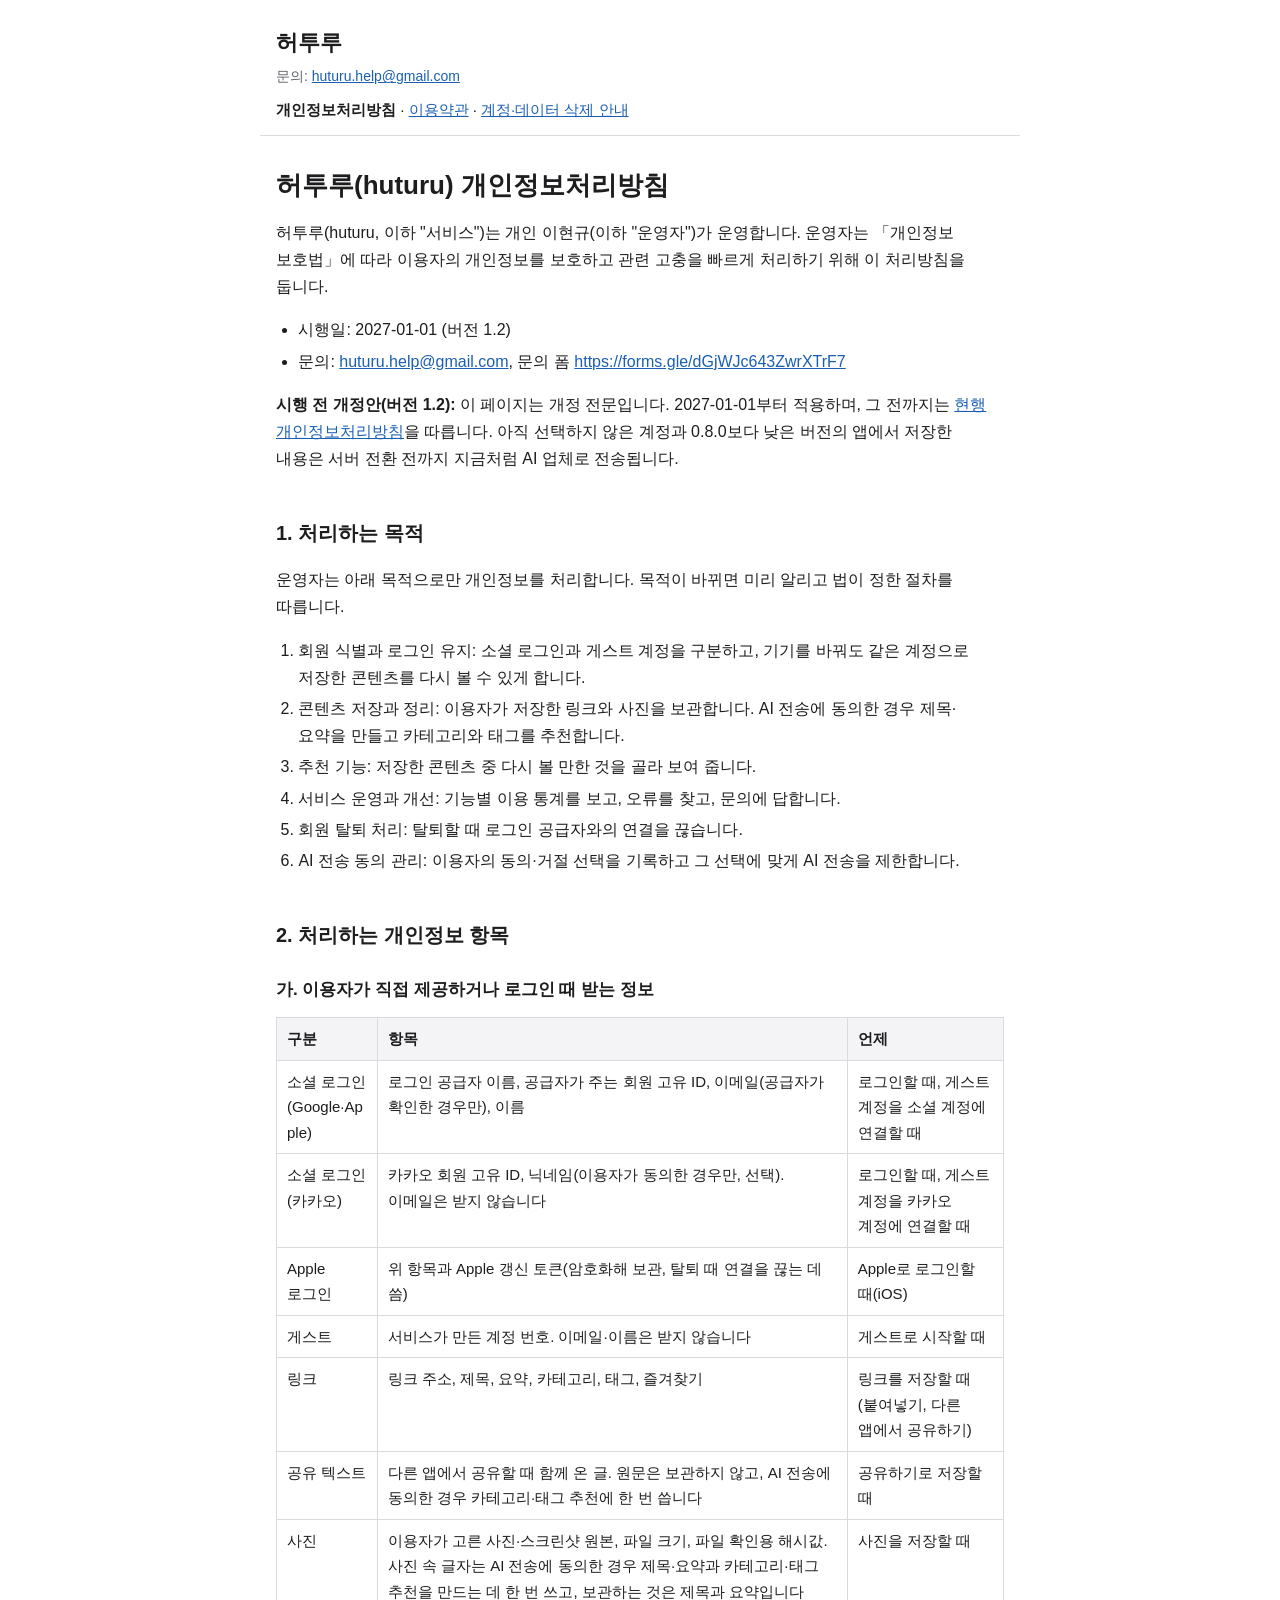
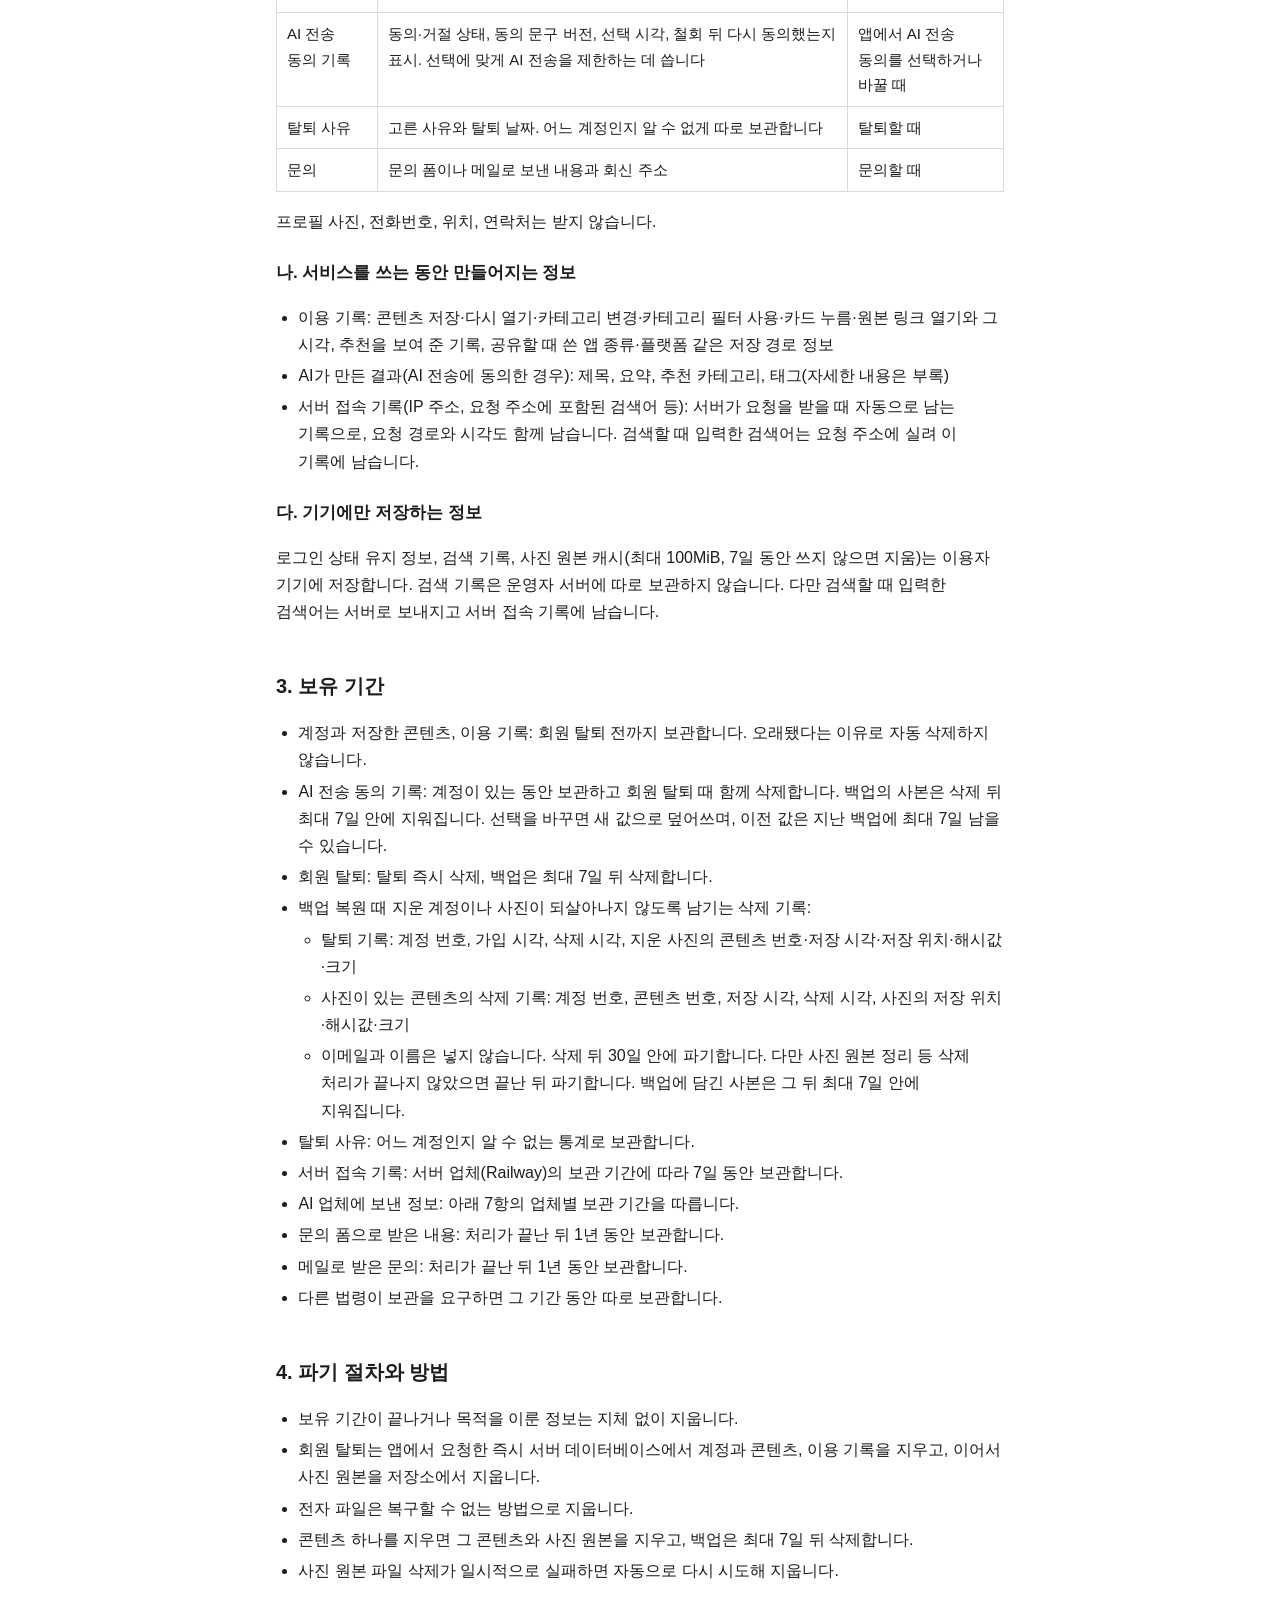
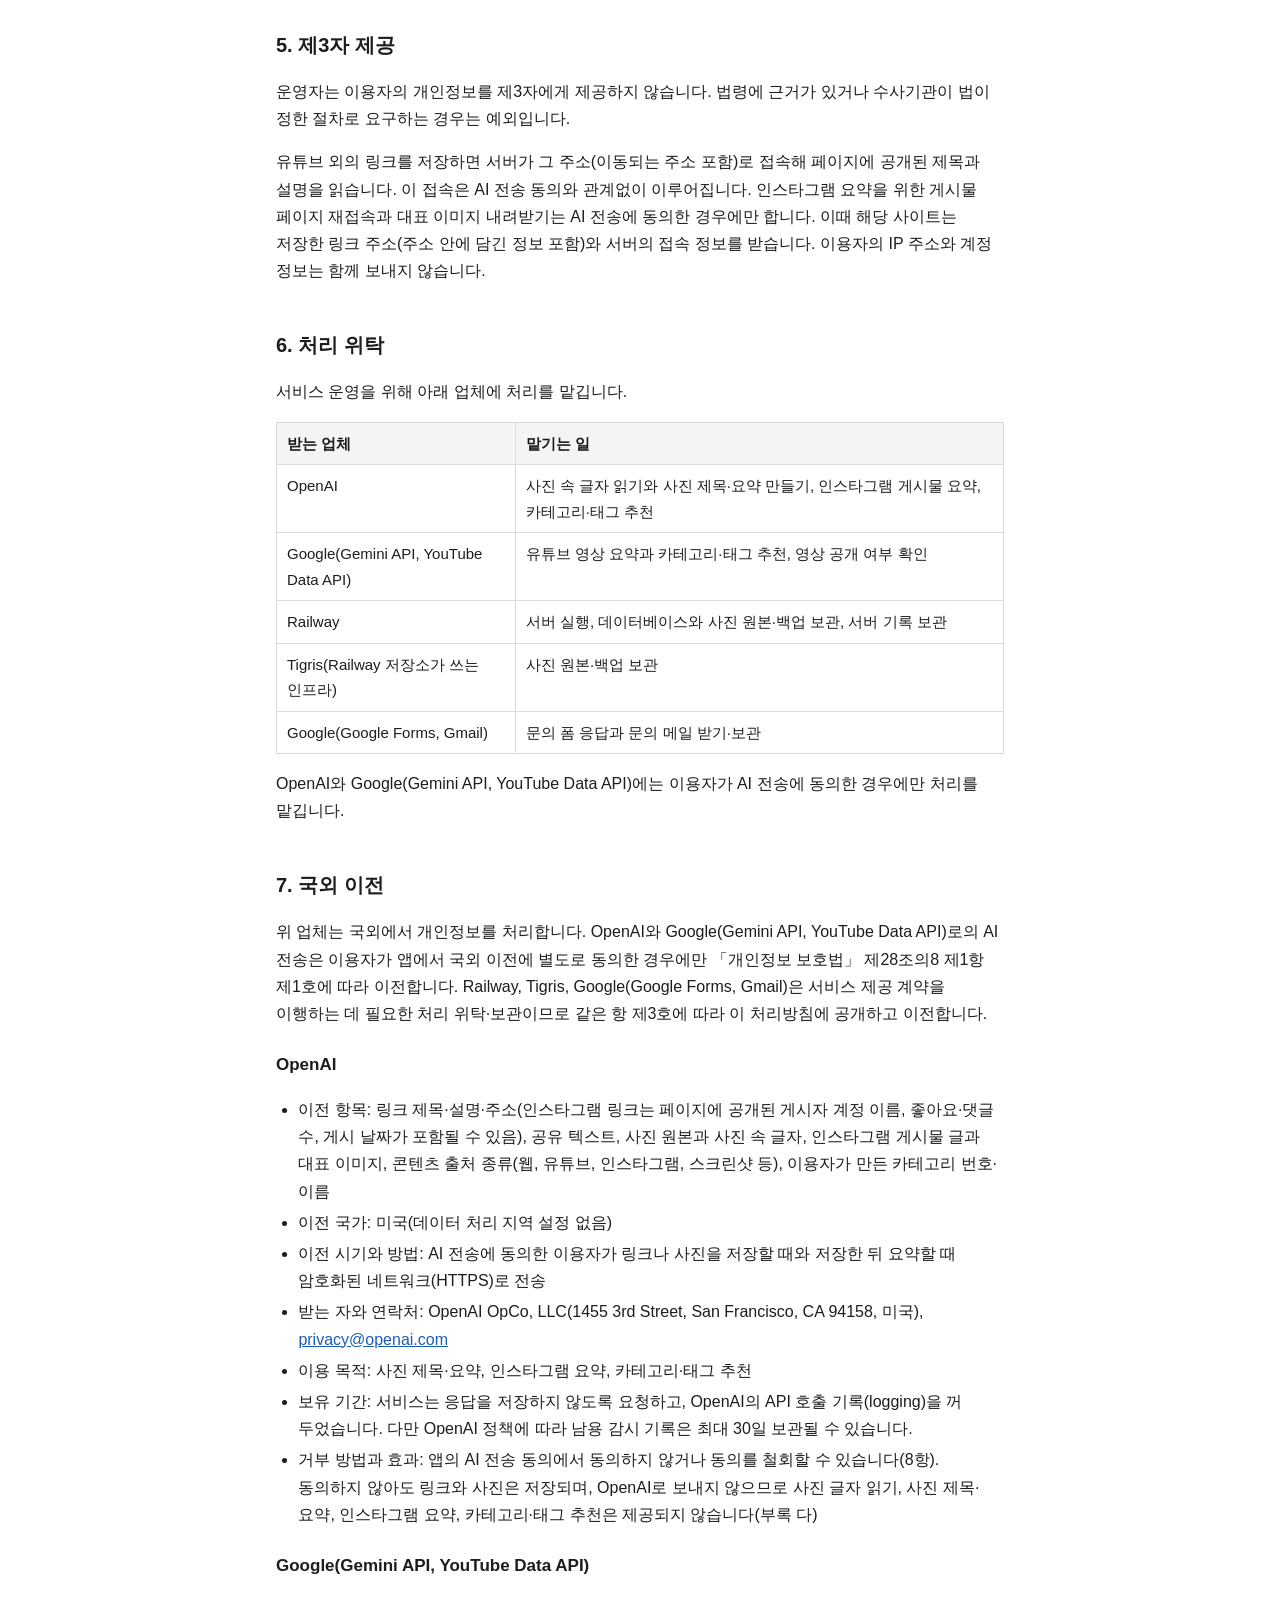
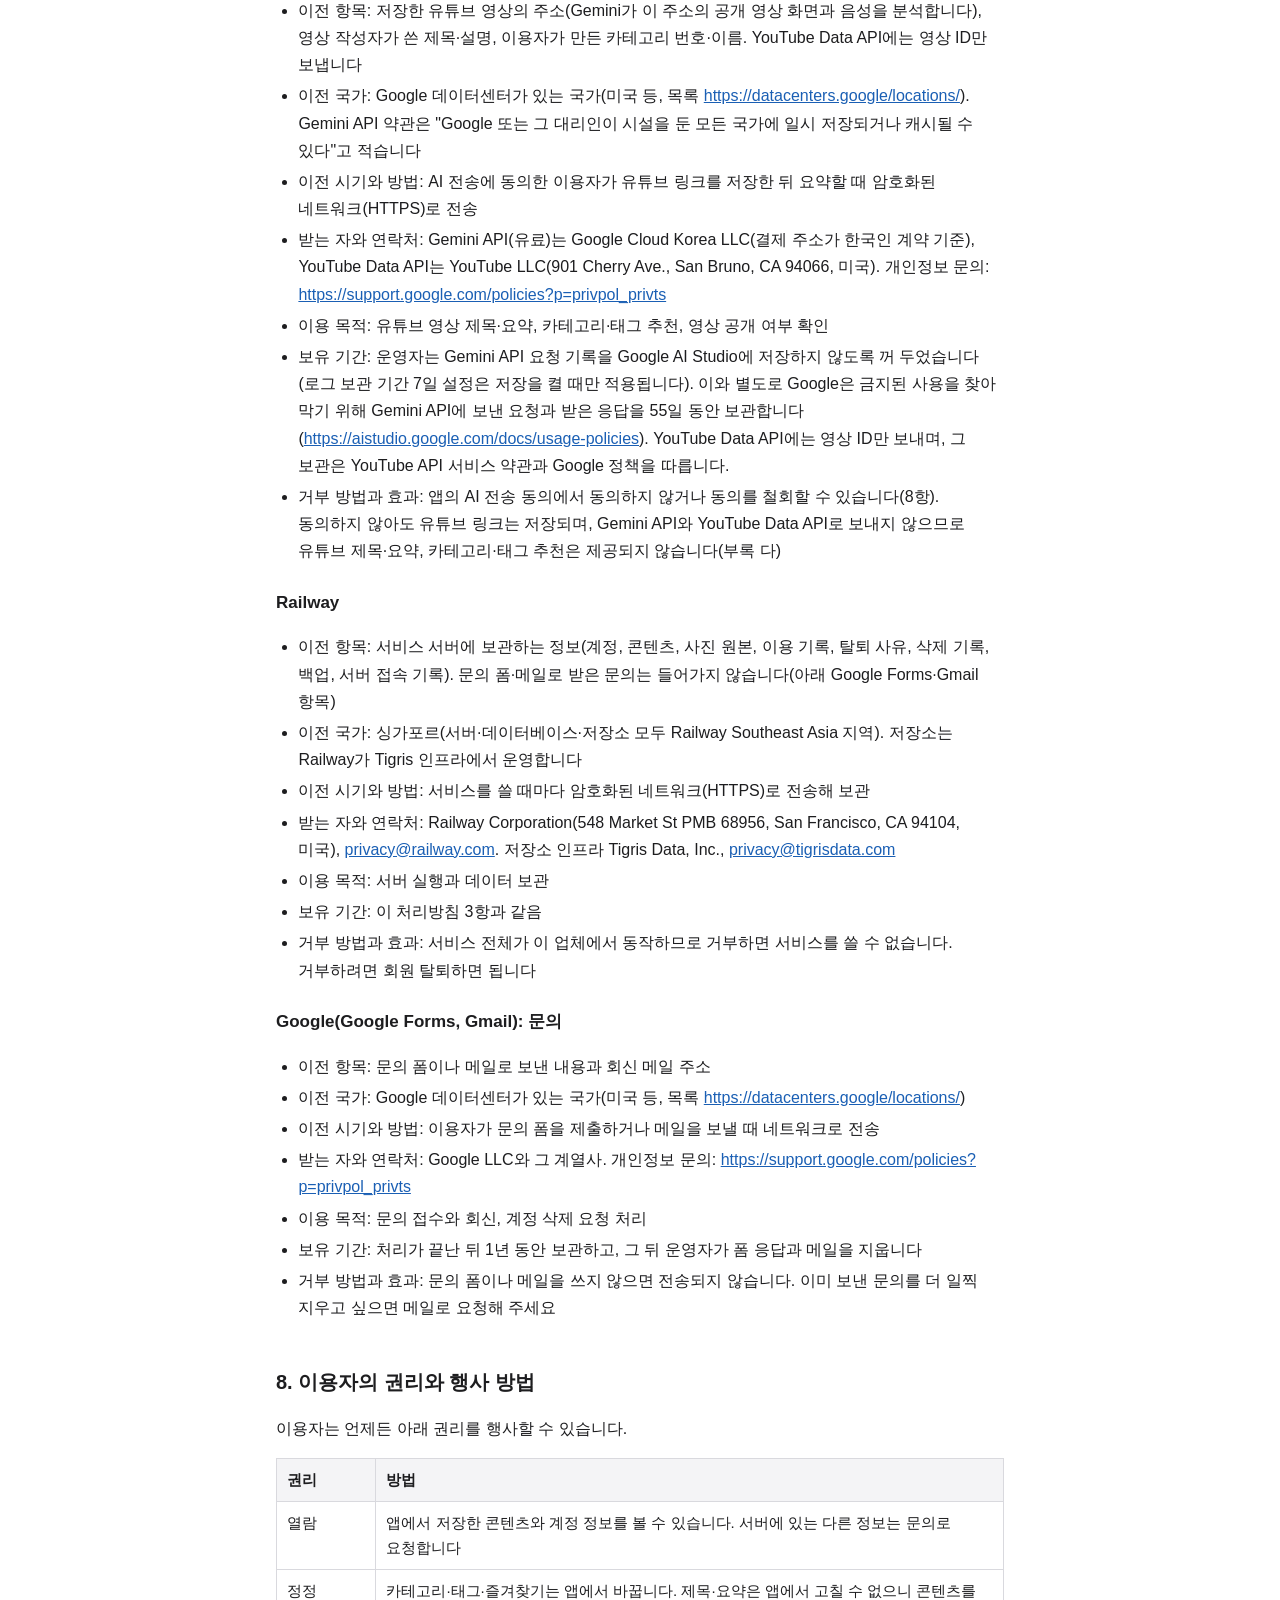
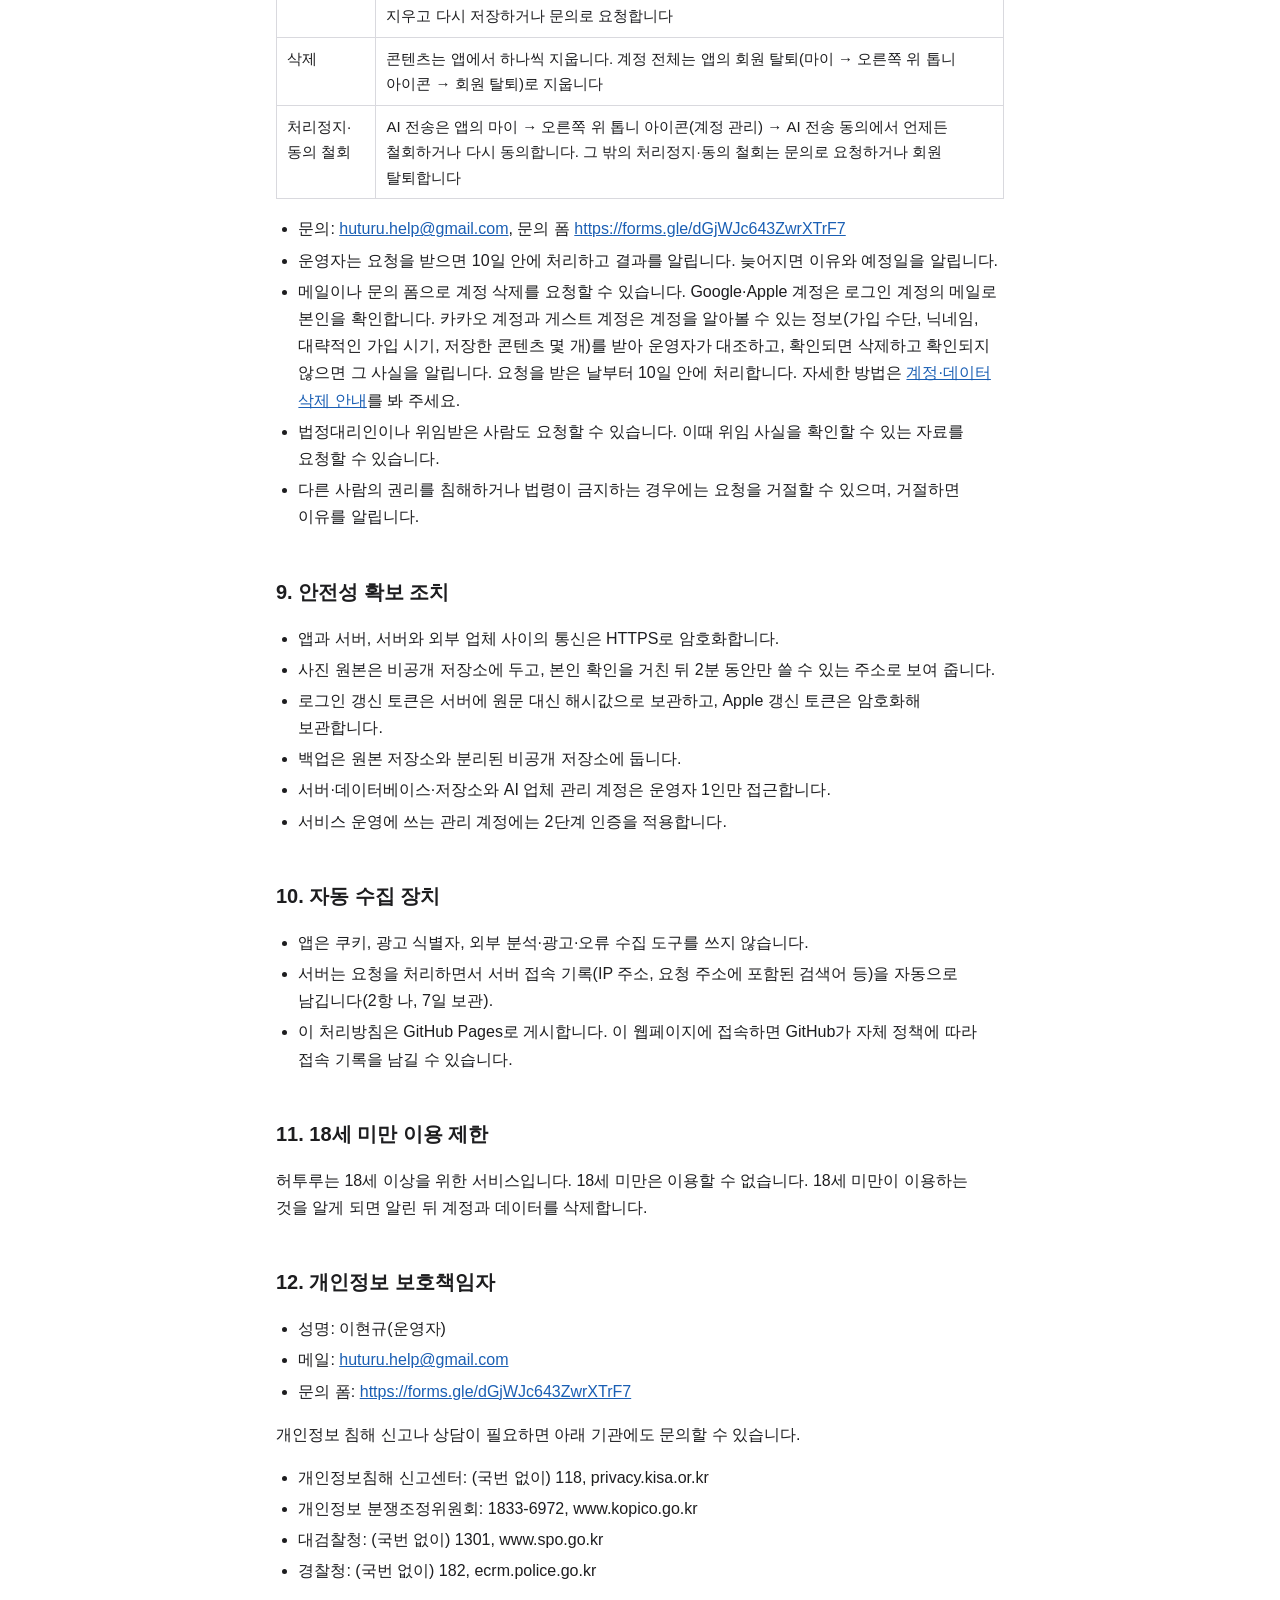
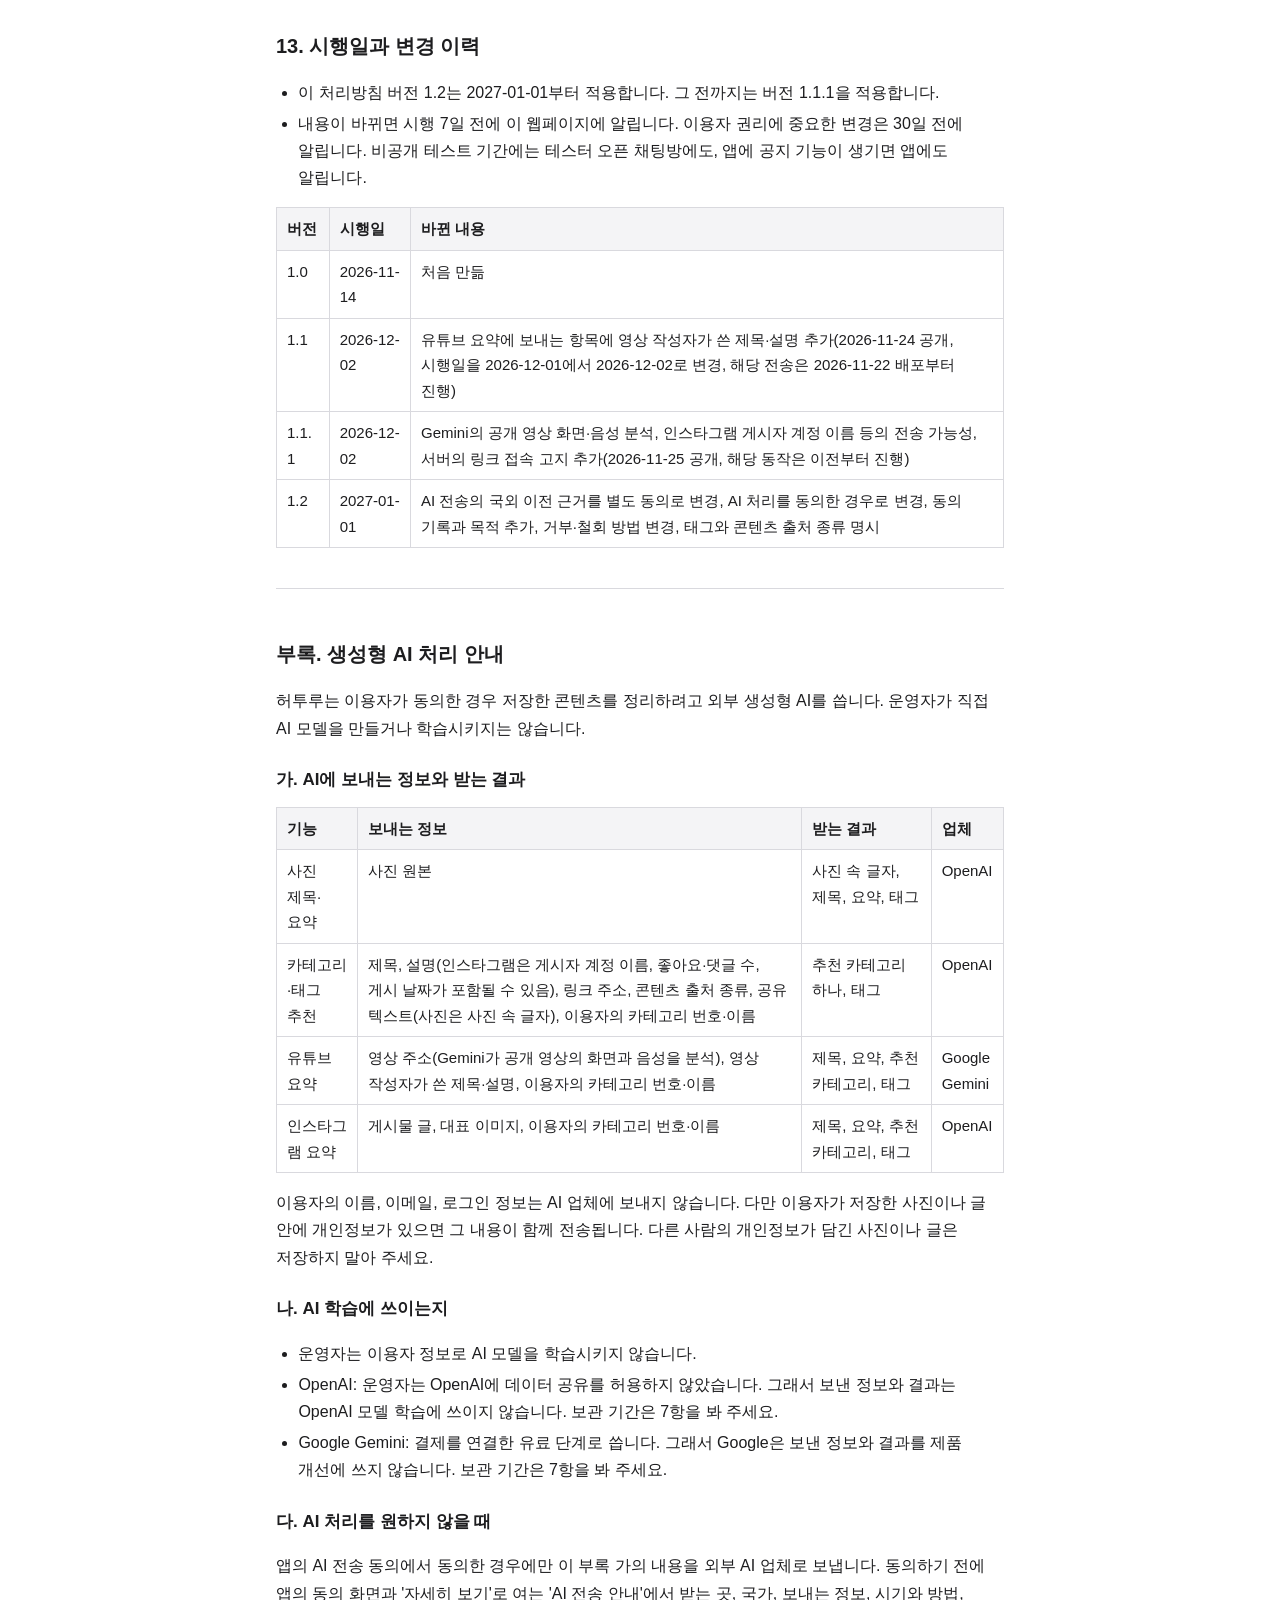
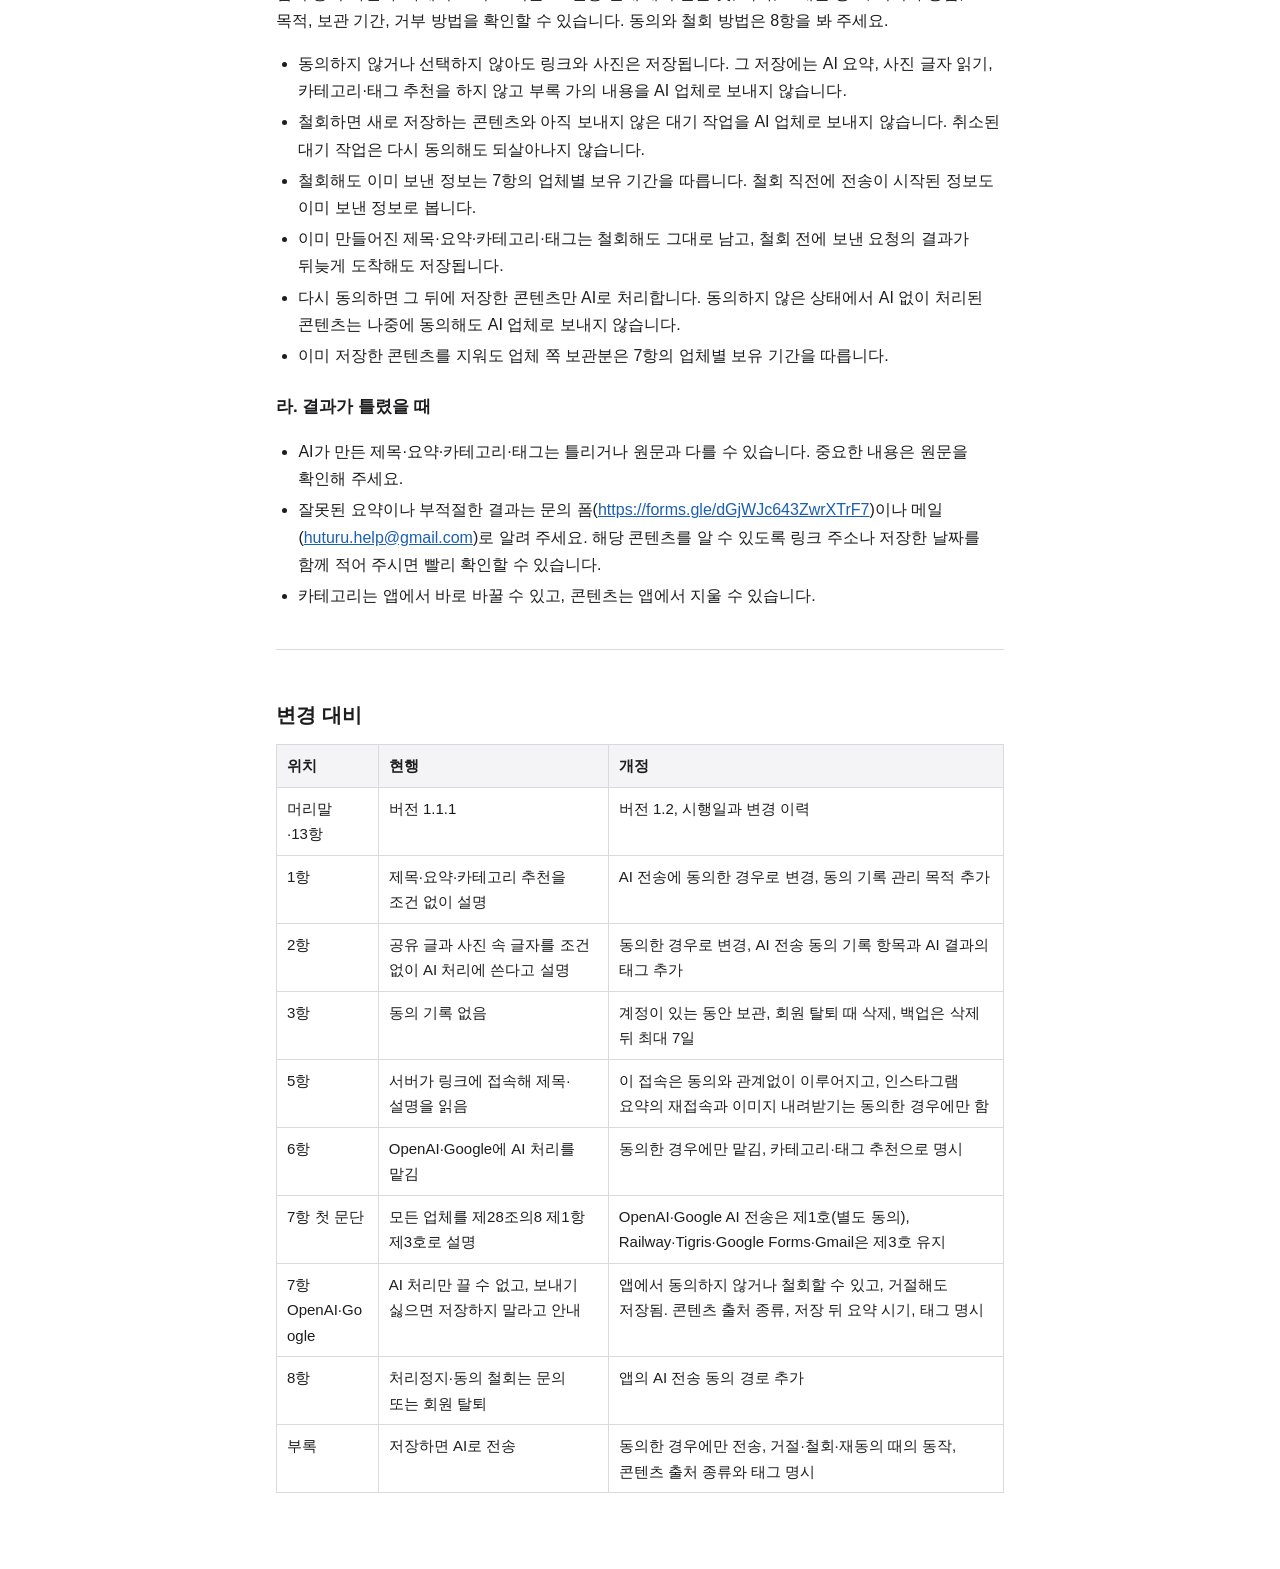
<file: privacy/next/index.html>
<!doctype html>
<html lang="ko">
<head>
<meta charset="utf-8">
<meta name="viewport" content="width=device-width, initial-scale=1">
<title>개인정보처리방침 개정안 - 허투루</title>
<link rel="stylesheet" href="/style.css">
</head>
<body>
<header>
<p class="brand"><a href="/">허투루</a></p>
<p class="contact">문의: <a href="mailto:huturu.help@gmail.com">huturu.help@gmail.com</a></p>
<nav><a href="/privacy" aria-current="page">개인정보처리방침</a> · <a href="/terms">이용약관</a> · <a href="/account-deletion">계정·데이터 삭제 안내</a></nav>
</header>
<main>
<h1>허투루(huturu) 개인정보처리방침</h1>
<p>허투루(huturu, 이하 "서비스")는 개인 이현규(이하 "운영자")가 운영합니다. 운영자는 「개인정보 보호법」에 따라 이용자의 개인정보를 보호하고 관련 고충을 빠르게 처리하기 위해 이 처리방침을 둡니다.</p>
<ul><li>시행일: 2027-01-01 (버전 1.2)</li><li>문의: <a href="mailto:huturu.help@gmail.com">huturu.help@gmail.com</a>, 문의 폼 <a href="https://forms.gle/dGjWJc643ZwrXTrF7">https://forms.gle/dGjWJc643ZwrXTrF7</a></li></ul>
<p><strong>시행 전 개정안(버전 1.2):</strong> 이 페이지는 개정 전문입니다. 2027-01-01부터 적용하며, 그 전까지는 <a href="/privacy">현행 개인정보처리방침</a>을 따릅니다. 아직 선택하지 않은 계정과 0.8.0보다 낮은 버전의 앱에서 저장한 내용은 서버 전환 전까지 지금처럼 AI 업체로 전송됩니다.</p>
<h2>1. 처리하는 목적</h2>
<p>운영자는 아래 목적으로만 개인정보를 처리합니다. 목적이 바뀌면 미리 알리고 법이 정한 절차를 따릅니다.</p>
<ol><li>회원 식별과 로그인 유지: 소셜 로그인과 게스트 계정을 구분하고, 기기를 바꿔도 같은 계정으로 저장한 콘텐츠를 다시 볼 수 있게 합니다.</li><li>콘텐츠 저장과 정리: 이용자가 저장한 링크와 사진을 보관합니다. AI 전송에 동의한 경우 제목·요약을 만들고 카테고리와 태그를 추천합니다.</li><li>추천 기능: 저장한 콘텐츠 중 다시 볼 만한 것을 골라 보여 줍니다.</li><li>서비스 운영과 개선: 기능별 이용 통계를 보고, 오류를 찾고, 문의에 답합니다.</li><li>회원 탈퇴 처리: 탈퇴할 때 로그인 공급자와의 연결을 끊습니다.</li><li>AI 전송 동의 관리: 이용자의 동의·거절 선택을 기록하고 그 선택에 맞게 AI 전송을 제한합니다.</li></ol>
<h2>2. 처리하는 개인정보 항목</h2>
<h3>가. 이용자가 직접 제공하거나 로그인 때 받는 정보</h3>
<div class="table"><table><thead><tr><th>구분</th><th>항목</th><th>언제</th></tr></thead><tbody><tr><td>소셜 로그인(Google·Apple)</td><td>로그인 공급자 이름, 공급자가 주는 회원 고유 ID, 이메일(공급자가 확인한 경우만), 이름</td><td>로그인할 때, 게스트 계정을 소셜 계정에 연결할 때</td></tr><tr><td>소셜 로그인(카카오)</td><td>카카오 회원 고유 ID, 닉네임(이용자가 동의한 경우만, 선택). 이메일은 받지 않습니다</td><td>로그인할 때, 게스트 계정을 카카오 계정에 연결할 때</td></tr><tr><td>Apple 로그인</td><td>위 항목과 Apple 갱신 토큰(암호화해 보관, 탈퇴 때 연결을 끊는 데 씀)</td><td>Apple로 로그인할 때(iOS)</td></tr><tr><td>게스트</td><td>서비스가 만든 계정 번호. 이메일·이름은 받지 않습니다</td><td>게스트로 시작할 때</td></tr><tr><td>링크</td><td>링크 주소, 제목, 요약, 카테고리, 태그, 즐겨찾기</td><td>링크를 저장할 때(붙여넣기, 다른 앱에서 공유하기)</td></tr><tr><td>공유 텍스트</td><td>다른 앱에서 공유할 때 함께 온 글. 원문은 보관하지 않고, AI 전송에 동의한 경우 카테고리·태그 추천에 한 번 씁니다</td><td>공유하기로 저장할 때</td></tr><tr><td>사진</td><td>이용자가 고른 사진·스크린샷 원본, 파일 크기, 파일 확인용 해시값. 사진 속 글자는 AI 전송에 동의한 경우 제목·요약과 카테고리·태그 추천을 만드는 데 한 번 쓰고, 보관하는 것은 제목과 요약입니다</td><td>사진을 저장할 때</td></tr><tr><td>AI 전송 동의 기록</td><td>동의·거절 상태, 동의 문구 버전, 선택 시각, 철회 뒤 다시 동의했는지 표시. 선택에 맞게 AI 전송을 제한하는 데 씁니다</td><td>앱에서 AI 전송 동의를 선택하거나 바꿀 때</td></tr><tr><td>탈퇴 사유</td><td>고른 사유와 탈퇴 날짜. 어느 계정인지 알 수 없게 따로 보관합니다</td><td>탈퇴할 때</td></tr><tr><td>문의</td><td>문의 폼이나 메일로 보낸 내용과 회신 주소</td><td>문의할 때</td></tr></tbody></table></div>
<p>프로필 사진, 전화번호, 위치, 연락처는 받지 않습니다.</p>
<h3>나. 서비스를 쓰는 동안 만들어지는 정보</h3>
<ul><li>이용 기록: 콘텐츠 저장·다시 열기·카테고리 변경·카테고리 필터 사용·카드 누름·원본 링크 열기와 그 시각, 추천을 보여 준 기록, 공유할 때 쓴 앱 종류·플랫폼 같은 저장 경로 정보</li><li>AI가 만든 결과(AI 전송에 동의한 경우): 제목, 요약, 추천 카테고리, 태그(자세한 내용은 부록)</li><li>서버 접속 기록(IP 주소, 요청 주소에 포함된 검색어 등): 서버가 요청을 받을 때 자동으로 남는 기록으로, 요청 경로와 시각도 함께 남습니다. 검색할 때 입력한 검색어는 요청 주소에 실려 이 기록에 남습니다.</li></ul>
<h3>다. 기기에만 저장하는 정보</h3>
<p>로그인 상태 유지 정보, 검색 기록, 사진 원본 캐시(최대 100MiB, 7일 동안 쓰지 않으면 지움)는 이용자 기기에 저장합니다. 검색 기록은 운영자 서버에 따로 보관하지 않습니다. 다만 검색할 때 입력한 검색어는 서버로 보내지고 서버 접속 기록에 남습니다.</p>
<h2>3. 보유 기간</h2>
<ul><li>계정과 저장한 콘텐츠, 이용 기록: 회원 탈퇴 전까지 보관합니다. 오래됐다는 이유로 자동 삭제하지 않습니다.</li><li>AI 전송 동의 기록: 계정이 있는 동안 보관하고 회원 탈퇴 때 함께 삭제합니다. 백업의 사본은 삭제 뒤 최대 7일 안에 지워집니다. 선택을 바꾸면 새 값으로 덮어쓰며, 이전 값은 지난 백업에 최대 7일 남을 수 있습니다.</li><li>회원 탈퇴: 탈퇴 즉시 삭제, 백업은 최대 7일 뒤 삭제합니다.</li><li>백업 복원 때 지운 계정이나 사진이 되살아나지 않도록 남기는 삭제 기록:<ul><li>탈퇴 기록: 계정 번호, 가입 시각, 삭제 시각, 지운 사진의 콘텐츠 번호·저장 시각·저장 위치·해시값·크기</li><li>사진이 있는 콘텐츠의 삭제 기록: 계정 번호, 콘텐츠 번호, 저장 시각, 삭제 시각, 사진의 저장 위치·해시값·크기</li><li>이메일과 이름은 넣지 않습니다. 삭제 뒤 30일 안에 파기합니다. 다만 사진 원본 정리 등 삭제 처리가 끝나지 않았으면 끝난 뒤 파기합니다. 백업에 담긴 사본은 그 뒤 최대 7일 안에 지워집니다.</li></ul></li><li>탈퇴 사유: 어느 계정인지 알 수 없는 통계로 보관합니다.</li><li>서버 접속 기록: 서버 업체(Railway)의 보관 기간에 따라 7일 동안 보관합니다.</li><li>AI 업체에 보낸 정보: 아래 7항의 업체별 보관 기간을 따릅니다.</li><li>문의 폼으로 받은 내용: 처리가 끝난 뒤 1년 동안 보관합니다.</li><li>메일로 받은 문의: 처리가 끝난 뒤 1년 동안 보관합니다.</li><li>다른 법령이 보관을 요구하면 그 기간 동안 따로 보관합니다.</li></ul>
<h2>4. 파기 절차와 방법</h2>
<ul><li>보유 기간이 끝나거나 목적을 이룬 정보는 지체 없이 지웁니다.</li><li>회원 탈퇴는 앱에서 요청한 즉시 서버 데이터베이스에서 계정과 콘텐츠, 이용 기록을 지우고, 이어서 사진 원본을 저장소에서 지웁니다.</li><li>전자 파일은 복구할 수 없는 방법으로 지웁니다.</li><li>콘텐츠 하나를 지우면 그 콘텐츠와 사진 원본을 지우고, 백업은 최대 7일 뒤 삭제합니다.</li><li>사진 원본 파일 삭제가 일시적으로 실패하면 자동으로 다시 시도해 지웁니다.</li></ul>
<h2>5. 제3자 제공</h2>
<p>운영자는 이용자의 개인정보를 제3자에게 제공하지 않습니다. 법령에 근거가 있거나 수사기관이 법이 정한 절차로 요구하는 경우는 예외입니다.</p>
<p>유튜브 외의 링크를 저장하면 서버가 그 주소(이동되는 주소 포함)로 접속해 페이지에 공개된 제목과 설명을 읽습니다. 이 접속은 AI 전송 동의와 관계없이 이루어집니다. 인스타그램 요약을 위한 게시물 페이지 재접속과 대표 이미지 내려받기는 AI 전송에 동의한 경우에만 합니다. 이때 해당 사이트는 저장한 링크 주소(주소 안에 담긴 정보 포함)와 서버의 접속 정보를 받습니다. 이용자의 IP 주소와 계정 정보는 함께 보내지 않습니다.</p>
<h2>6. 처리 위탁</h2>
<p>서비스 운영을 위해 아래 업체에 처리를 맡깁니다.</p>
<div class="table"><table><thead><tr><th>받는 업체</th><th>맡기는 일</th></tr></thead><tbody><tr><td>OpenAI</td><td>사진 속 글자 읽기와 사진 제목·요약 만들기, 인스타그램 게시물 요약, 카테고리·태그 추천</td></tr><tr><td>Google(Gemini API, YouTube Data API)</td><td>유튜브 영상 요약과 카테고리·태그 추천, 영상 공개 여부 확인</td></tr><tr><td>Railway</td><td>서버 실행, 데이터베이스와 사진 원본·백업 보관, 서버 기록 보관</td></tr><tr><td>Tigris(Railway 저장소가 쓰는 인프라)</td><td>사진 원본·백업 보관</td></tr><tr><td>Google(Google Forms, Gmail)</td><td>문의 폼 응답과 문의 메일 받기·보관</td></tr></tbody></table></div>
<p>OpenAI와 Google(Gemini API, YouTube Data API)에는 이용자가 AI 전송에 동의한 경우에만 처리를 맡깁니다.</p>
<h2>7. 국외 이전</h2>
<p>위 업체는 국외에서 개인정보를 처리합니다. OpenAI와 Google(Gemini API, YouTube Data API)로의 AI 전송은 이용자가 앱에서 국외 이전에 별도로 동의한 경우에만 「개인정보 보호법」 제28조의8 제1항 제1호에 따라 이전합니다. Railway, Tigris, Google(Google Forms, Gmail)은 서비스 제공 계약을 이행하는 데 필요한 처리 위탁·보관이므로 같은 항 제3호에 따라 이 처리방침에 공개하고 이전합니다.</p>
<h3>OpenAI</h3>
<ul><li>이전 항목: 링크 제목·설명·주소(인스타그램 링크는 페이지에 공개된 게시자 계정 이름, 좋아요·댓글 수, 게시 날짜가 포함될 수 있음), 공유 텍스트, 사진 원본과 사진 속 글자, 인스타그램 게시물 글과 대표 이미지, 콘텐츠 출처 종류(웹, 유튜브, 인스타그램, 스크린샷 등), 이용자가 만든 카테고리 번호·이름</li><li>이전 국가: 미국(데이터 처리 지역 설정 없음)</li><li>이전 시기와 방법: AI 전송에 동의한 이용자가 링크나 사진을 저장할 때와 저장한 뒤 요약할 때 암호화된 네트워크(HTTPS)로 전송</li><li>받는 자와 연락처: OpenAI OpCo, LLC(1455 3rd Street, San Francisco, CA 94158, 미국), <a href="mailto:privacy@openai.com">privacy@openai.com</a></li><li>이용 목적: 사진 제목·요약, 인스타그램 요약, 카테고리·태그 추천</li><li>보유 기간: 서비스는 응답을 저장하지 않도록 요청하고, OpenAI의 API 호출 기록(logging)을 꺼 두었습니다. 다만 OpenAI 정책에 따라 남용 감시 기록은 최대 30일 보관될 수 있습니다.</li><li>거부 방법과 효과: 앱의 AI 전송 동의에서 동의하지 않거나 동의를 철회할 수 있습니다(8항). 동의하지 않아도 링크와 사진은 저장되며, OpenAI로 보내지 않으므로 사진 글자 읽기, 사진 제목·요약, 인스타그램 요약, 카테고리·태그 추천은 제공되지 않습니다(부록 다)</li></ul>
<h3>Google(Gemini API, YouTube Data API)</h3>
<ul><li>이전 항목: 저장한 유튜브 영상의 주소(Gemini가 이 주소의 공개 영상 화면과 음성을 분석합니다), 영상 작성자가 쓴 제목·설명, 이용자가 만든 카테고리 번호·이름. YouTube Data API에는 영상 ID만 보냅니다</li><li>이전 국가: Google 데이터센터가 있는 국가(미국 등, 목록 <a href="https://datacenters.google/locations/">https://datacenters.google/locations/</a>). Gemini API 약관은 "Google 또는 그 대리인이 시설을 둔 모든 국가에 일시 저장되거나 캐시될 수 있다"고 적습니다</li><li>이전 시기와 방법: AI 전송에 동의한 이용자가 유튜브 링크를 저장한 뒤 요약할 때 암호화된 네트워크(HTTPS)로 전송</li><li>받는 자와 연락처: Gemini API(유료)는 Google Cloud Korea LLC(결제 주소가 한국인 계약 기준), YouTube Data API는 YouTube LLC(901 Cherry Ave., San Bruno, CA 94066, 미국). 개인정보 문의: <a href="https://support.google.com/policies?p=privpol_privts">https://support.google.com/policies?p=privpol_privts</a></li><li>이용 목적: 유튜브 영상 제목·요약, 카테고리·태그 추천, 영상 공개 여부 확인</li><li>보유 기간: 운영자는 Gemini API 요청 기록을 Google AI Studio에 저장하지 않도록 꺼 두었습니다(로그 보관 기간 7일 설정은 저장을 켤 때만 적용됩니다). 이와 별도로 Google은 금지된 사용을 찾아 막기 위해 Gemini API에 보낸 요청과 받은 응답을 55일 동안 보관합니다(<a href="https://aistudio.google.com/docs/usage-policies">https://aistudio.google.com/docs/usage-policies</a>). YouTube Data API에는 영상 ID만 보내며, 그 보관은 YouTube API 서비스 약관과 Google 정책을 따릅니다.</li><li>거부 방법과 효과: 앱의 AI 전송 동의에서 동의하지 않거나 동의를 철회할 수 있습니다(8항). 동의하지 않아도 유튜브 링크는 저장되며, Gemini API와 YouTube Data API로 보내지 않으므로 유튜브 제목·요약, 카테고리·태그 추천은 제공되지 않습니다(부록 다)</li></ul>
<h3>Railway</h3>
<ul><li>이전 항목: 서비스 서버에 보관하는 정보(계정, 콘텐츠, 사진 원본, 이용 기록, 탈퇴 사유, 삭제 기록, 백업, 서버 접속 기록). 문의 폼·메일로 받은 문의는 들어가지 않습니다(아래 Google Forms·Gmail 항목)</li><li>이전 국가: 싱가포르(서버·데이터베이스·저장소 모두 Railway Southeast Asia 지역). 저장소는 Railway가 Tigris 인프라에서 운영합니다</li><li>이전 시기와 방법: 서비스를 쓸 때마다 암호화된 네트워크(HTTPS)로 전송해 보관</li><li>받는 자와 연락처: Railway Corporation(548 Market St PMB 68956, San Francisco, CA 94104, 미국), <a href="mailto:privacy@railway.com">privacy@railway.com</a>. 저장소 인프라 Tigris Data, Inc., <a href="mailto:privacy@tigrisdata.com">privacy@tigrisdata.com</a></li><li>이용 목적: 서버 실행과 데이터 보관</li><li>보유 기간: 이 처리방침 3항과 같음</li><li>거부 방법과 효과: 서비스 전체가 이 업체에서 동작하므로 거부하면 서비스를 쓸 수 없습니다. 거부하려면 회원 탈퇴하면 됩니다</li></ul>
<h3>Google(Google Forms, Gmail): 문의</h3>
<ul><li>이전 항목: 문의 폼이나 메일로 보낸 내용과 회신 메일 주소</li><li>이전 국가: Google 데이터센터가 있는 국가(미국 등, 목록 <a href="https://datacenters.google/locations/">https://datacenters.google/locations/</a>)</li><li>이전 시기와 방법: 이용자가 문의 폼을 제출하거나 메일을 보낼 때 네트워크로 전송</li><li>받는 자와 연락처: Google LLC와 그 계열사. 개인정보 문의: <a href="https://support.google.com/policies?p=privpol_privts">https://support.google.com/policies?p=privpol_privts</a></li><li>이용 목적: 문의 접수와 회신, 계정 삭제 요청 처리</li><li>보유 기간: 처리가 끝난 뒤 1년 동안 보관하고, 그 뒤 운영자가 폼 응답과 메일을 지웁니다</li><li>거부 방법과 효과: 문의 폼이나 메일을 쓰지 않으면 전송되지 않습니다. 이미 보낸 문의를 더 일찍 지우고 싶으면 메일로 요청해 주세요</li></ul>
<h2>8. 이용자의 권리와 행사 방법</h2>
<p>이용자는 언제든 아래 권리를 행사할 수 있습니다.</p>
<div class="table"><table><thead><tr><th>권리</th><th>방법</th></tr></thead><tbody><tr><td>열람</td><td>앱에서 저장한 콘텐츠와 계정 정보를 볼 수 있습니다. 서버에 있는 다른 정보는 문의로 요청합니다</td></tr><tr><td>정정</td><td>카테고리·태그·즐겨찾기는 앱에서 바꿉니다. 제목·요약은 앱에서 고칠 수 없으니 콘텐츠를 지우고 다시 저장하거나 문의로 요청합니다</td></tr><tr><td>삭제</td><td>콘텐츠는 앱에서 하나씩 지웁니다. 계정 전체는 앱의 회원 탈퇴(마이 → 오른쪽 위 톱니 아이콘 → 회원 탈퇴)로 지웁니다</td></tr><tr><td>처리정지·동의 철회</td><td>AI 전송은 앱의 마이 → 오른쪽 위 톱니 아이콘(계정 관리) → AI 전송 동의에서 언제든 철회하거나 다시 동의합니다. 그 밖의 처리정지·동의 철회는 문의로 요청하거나 회원 탈퇴합니다</td></tr></tbody></table></div>
<ul><li>문의: <a href="mailto:huturu.help@gmail.com">huturu.help@gmail.com</a>, 문의 폼 <a href="https://forms.gle/dGjWJc643ZwrXTrF7">https://forms.gle/dGjWJc643ZwrXTrF7</a></li><li>운영자는 요청을 받으면 10일 안에 처리하고 결과를 알립니다. 늦어지면 이유와 예정일을 알립니다.</li><li>메일이나 문의 폼으로 계정 삭제를 요청할 수 있습니다. Google·Apple 계정은 로그인 계정의 메일로 본인을 확인합니다. 카카오 계정과 게스트 계정은 계정을 알아볼 수 있는 정보(가입 수단, 닉네임, 대략적인 가입 시기, 저장한 콘텐츠 몇 개)를 받아 운영자가 대조하고, 확인되면 삭제하고 확인되지 않으면 그 사실을 알립니다. 요청을 받은 날부터 10일 안에 처리합니다. 자세한 방법은 <a href="/account-deletion">계정·데이터 삭제 안내</a>를 봐 주세요.</li><li>법정대리인이나 위임받은 사람도 요청할 수 있습니다. 이때 위임 사실을 확인할 수 있는 자료를 요청할 수 있습니다.</li><li>다른 사람의 권리를 침해하거나 법령이 금지하는 경우에는 요청을 거절할 수 있으며, 거절하면 이유를 알립니다.</li></ul>
<h2>9. 안전성 확보 조치</h2>
<ul><li>앱과 서버, 서버와 외부 업체 사이의 통신은 HTTPS로 암호화합니다.</li><li>사진 원본은 비공개 저장소에 두고, 본인 확인을 거친 뒤 2분 동안만 쓸 수 있는 주소로 보여 줍니다.</li><li>로그인 갱신 토큰은 서버에 원문 대신 해시값으로 보관하고, Apple 갱신 토큰은 암호화해 보관합니다.</li><li>백업은 원본 저장소와 분리된 비공개 저장소에 둡니다.</li><li>서버·데이터베이스·저장소와 AI 업체 관리 계정은 운영자 1인만 접근합니다.</li><li>서비스 운영에 쓰는 관리 계정에는 2단계 인증을 적용합니다.</li></ul>
<h2>10. 자동 수집 장치</h2>
<ul><li>앱은 쿠키, 광고 식별자, 외부 분석·광고·오류 수집 도구를 쓰지 않습니다.</li><li>서버는 요청을 처리하면서 서버 접속 기록(IP 주소, 요청 주소에 포함된 검색어 등)을 자동으로 남깁니다(2항 나, 7일 보관).</li><li>이 처리방침은 GitHub Pages로 게시합니다. 이 웹페이지에 접속하면 GitHub가 자체 정책에 따라 접속 기록을 남길 수 있습니다.</li></ul>
<h2>11. 18세 미만 이용 제한</h2>
<p>허투루는 18세 이상을 위한 서비스입니다. 18세 미만은 이용할 수 없습니다. 18세 미만이 이용하는 것을 알게 되면 알린 뒤 계정과 데이터를 삭제합니다.</p>
<h2>12. 개인정보 보호책임자</h2>
<ul><li>성명: 이현규(운영자)</li><li>메일: <a href="mailto:huturu.help@gmail.com">huturu.help@gmail.com</a></li><li>문의 폼: <a href="https://forms.gle/dGjWJc643ZwrXTrF7">https://forms.gle/dGjWJc643ZwrXTrF7</a></li></ul>
<p>개인정보 침해 신고나 상담이 필요하면 아래 기관에도 문의할 수 있습니다.</p>
<ul><li>개인정보침해 신고센터: (국번 없이) 118, privacy.kisa.or.kr</li><li>개인정보 분쟁조정위원회: 1833-6972, www.kopico.go.kr</li><li>대검찰청: (국번 없이) 1301, www.spo.go.kr</li><li>경찰청: (국번 없이) 182, ecrm.police.go.kr</li></ul>
<h2>13. 시행일과 변경 이력</h2>
<ul><li>이 처리방침 버전 1.2는 2027-01-01부터 적용합니다. 그 전까지는 버전 1.1.1을 적용합니다.</li><li>내용이 바뀌면 시행 7일 전에 이 웹페이지에 알립니다. 이용자 권리에 중요한 변경은 30일 전에 알립니다. 비공개 테스트 기간에는 테스터 오픈 채팅방에도, 앱에 공지 기능이 생기면 앱에도 알립니다.</li></ul>
<div class="table"><table><thead><tr><th>버전</th><th>시행일</th><th>바뀐 내용</th></tr></thead><tbody><tr><td>1.0</td><td>2026-11-14</td><td>처음 만듦</td></tr><tr><td>1.1</td><td>2026-12-02</td><td>유튜브 요약에 보내는 항목에 영상 작성자가 쓴 제목·설명 추가(2026-11-24 공개, 시행일을 2026-12-01에서 2026-12-02로 변경, 해당 전송은 2026-11-22 배포부터 진행)</td></tr><tr><td>1.1.1</td><td>2026-12-02</td><td>Gemini의 공개 영상 화면·음성 분석, 인스타그램 게시자 계정 이름 등의 전송 가능성, 서버의 링크 접속 고지 추가(2026-11-25 공개, 해당 동작은 이전부터 진행)</td></tr><tr><td>1.2</td><td>2027-01-01</td><td>AI 전송의 국외 이전 근거를 별도 동의로 변경, AI 처리를 동의한 경우로 변경, 동의 기록과 목적 추가, 거부·철회 방법 변경, 태그와 콘텐츠 출처 종류 명시</td></tr></tbody></table></div>
<hr>
<h2>부록. 생성형 AI 처리 안내</h2>
<p>허투루는 이용자가 동의한 경우 저장한 콘텐츠를 정리하려고 외부 생성형 AI를 씁니다. 운영자가 직접 AI 모델을 만들거나 학습시키지는 않습니다.</p>
<h3>가. AI에 보내는 정보와 받는 결과</h3>
<div class="table"><table><thead><tr><th>기능</th><th>보내는 정보</th><th>받는 결과</th><th>업체</th></tr></thead><tbody><tr><td>사진 제목·요약</td><td>사진 원본</td><td>사진 속 글자, 제목, 요약, 태그</td><td>OpenAI</td></tr><tr><td>카테고리·태그 추천</td><td>제목, 설명(인스타그램은 게시자 계정 이름, 좋아요·댓글 수, 게시 날짜가 포함될 수 있음), 링크 주소, 콘텐츠 출처 종류, 공유 텍스트(사진은 사진 속 글자), 이용자의 카테고리 번호·이름</td><td>추천 카테고리 하나, 태그</td><td>OpenAI</td></tr><tr><td>유튜브 요약</td><td>영상 주소(Gemini가 공개 영상의 화면과 음성을 분석), 영상 작성자가 쓴 제목·설명, 이용자의 카테고리 번호·이름</td><td>제목, 요약, 추천 카테고리, 태그</td><td>Google Gemini</td></tr><tr><td>인스타그램 요약</td><td>게시물 글, 대표 이미지, 이용자의 카테고리 번호·이름</td><td>제목, 요약, 추천 카테고리, 태그</td><td>OpenAI</td></tr></tbody></table></div>
<p>이용자의 이름, 이메일, 로그인 정보는 AI 업체에 보내지 않습니다. 다만 이용자가 저장한 사진이나 글 안에 개인정보가 있으면 그 내용이 함께 전송됩니다. 다른 사람의 개인정보가 담긴 사진이나 글은 저장하지 말아 주세요.</p>
<h3>나. AI 학습에 쓰이는지</h3>
<ul><li>운영자는 이용자 정보로 AI 모델을 학습시키지 않습니다.</li><li>OpenAI: 운영자는 OpenAI에 데이터 공유를 허용하지 않았습니다. 그래서 보낸 정보와 결과는 OpenAI 모델 학습에 쓰이지 않습니다. 보관 기간은 7항을 봐 주세요.</li><li>Google Gemini: 결제를 연결한 유료 단계로 씁니다. 그래서 Google은 보낸 정보와 결과를 제품 개선에 쓰지 않습니다. 보관 기간은 7항을 봐 주세요.</li></ul>
<h3>다. AI 처리를 원하지 않을 때</h3>
<p>앱의 AI 전송 동의에서 동의한 경우에만 이 부록 가의 내용을 외부 AI 업체로 보냅니다. 동의하기 전에 앱의 동의 화면과 '자세히 보기'로 여는 'AI 전송 안내'에서 받는 곳, 국가, 보내는 정보, 시기와 방법, 목적, 보관 기간, 거부 방법을 확인할 수 있습니다. 동의와 철회 방법은 8항을 봐 주세요.</p>
<ul><li>동의하지 않거나 선택하지 않아도 링크와 사진은 저장됩니다. 그 저장에는 AI 요약, 사진 글자 읽기, 카테고리·태그 추천을 하지 않고 부록 가의 내용을 AI 업체로 보내지 않습니다.</li><li>철회하면 새로 저장하는 콘텐츠와 아직 보내지 않은 대기 작업을 AI 업체로 보내지 않습니다. 취소된 대기 작업은 다시 동의해도 되살아나지 않습니다.</li><li>철회해도 이미 보낸 정보는 7항의 업체별 보유 기간을 따릅니다. 철회 직전에 전송이 시작된 정보도 이미 보낸 정보로 봅니다.</li><li>이미 만들어진 제목·요약·카테고리·태그는 철회해도 그대로 남고, 철회 전에 보낸 요청의 결과가 뒤늦게 도착해도 저장됩니다.</li><li>다시 동의하면 그 뒤에 저장한 콘텐츠만 AI로 처리합니다. 동의하지 않은 상태에서 AI 없이 처리된 콘텐츠는 나중에 동의해도 AI 업체로 보내지 않습니다.</li><li>이미 저장한 콘텐츠를 지워도 업체 쪽 보관분은 7항의 업체별 보유 기간을 따릅니다.</li></ul>
<h3>라. 결과가 틀렸을 때</h3>
<ul><li>AI가 만든 제목·요약·카테고리·태그는 틀리거나 원문과 다를 수 있습니다. 중요한 내용은 원문을 확인해 주세요.</li><li>잘못된 요약이나 부적절한 결과는 문의 폼(<a href="https://forms.gle/dGjWJc643ZwrXTrF7">https://forms.gle/dGjWJc643ZwrXTrF7</a>)이나 메일(<a href="mailto:huturu.help@gmail.com">huturu.help@gmail.com</a>)로 알려 주세요. 해당 콘텐츠를 알 수 있도록 링크 주소나 저장한 날짜를 함께 적어 주시면 빨리 확인할 수 있습니다.</li><li>카테고리는 앱에서 바로 바꿀 수 있고, 콘텐츠는 앱에서 지울 수 있습니다.</li></ul>
<hr>
<h2>변경 대비</h2>
<div class="table"><table><thead><tr><th>위치</th><th>현행</th><th>개정</th></tr></thead><tbody><tr><td>머리말·13항</td><td>버전 1.1.1</td><td>버전 1.2, 시행일과 변경 이력</td></tr><tr><td>1항</td><td>제목·요약·카테고리 추천을 조건 없이 설명</td><td>AI 전송에 동의한 경우로 변경, 동의 기록 관리 목적 추가</td></tr><tr><td>2항</td><td>공유 글과 사진 속 글자를 조건 없이 AI 처리에 쓴다고 설명</td><td>동의한 경우로 변경, AI 전송 동의 기록 항목과 AI 결과의 태그 추가</td></tr><tr><td>3항</td><td>동의 기록 없음</td><td>계정이 있는 동안 보관, 회원 탈퇴 때 삭제, 백업은 삭제 뒤 최대 7일</td></tr><tr><td>5항</td><td>서버가 링크에 접속해 제목·설명을 읽음</td><td>이 접속은 동의와 관계없이 이루어지고, 인스타그램 요약의 재접속과 이미지 내려받기는 동의한 경우에만 함</td></tr><tr><td>6항</td><td>OpenAI·Google에 AI 처리를 맡김</td><td>동의한 경우에만 맡김, 카테고리·태그 추천으로 명시</td></tr><tr><td>7항 첫 문단</td><td>모든 업체를 제28조의8 제1항 제3호로 설명</td><td>OpenAI·Google AI 전송은 제1호(별도 동의), Railway·Tigris·Google Forms·Gmail은 제3호 유지</td></tr><tr><td>7항 OpenAI·Google</td><td>AI 처리만 끌 수 없고, 보내기 싫으면 저장하지 말라고 안내</td><td>앱에서 동의하지 않거나 철회할 수 있고, 거절해도 저장됨. 콘텐츠 출처 종류, 저장 뒤 요약 시기, 태그 명시</td></tr><tr><td>8항</td><td>처리정지·동의 철회는 문의 또는 회원 탈퇴</td><td>앱의 AI 전송 동의 경로 추가</td></tr><tr><td>부록</td><td>저장하면 AI로 전송</td><td>동의한 경우에만 전송, 거절·철회·재동의 때의 동작, 콘텐츠 출처 종류와 태그 명시</td></tr></tbody></table></div>
</main>
</body>
</html>
</file>
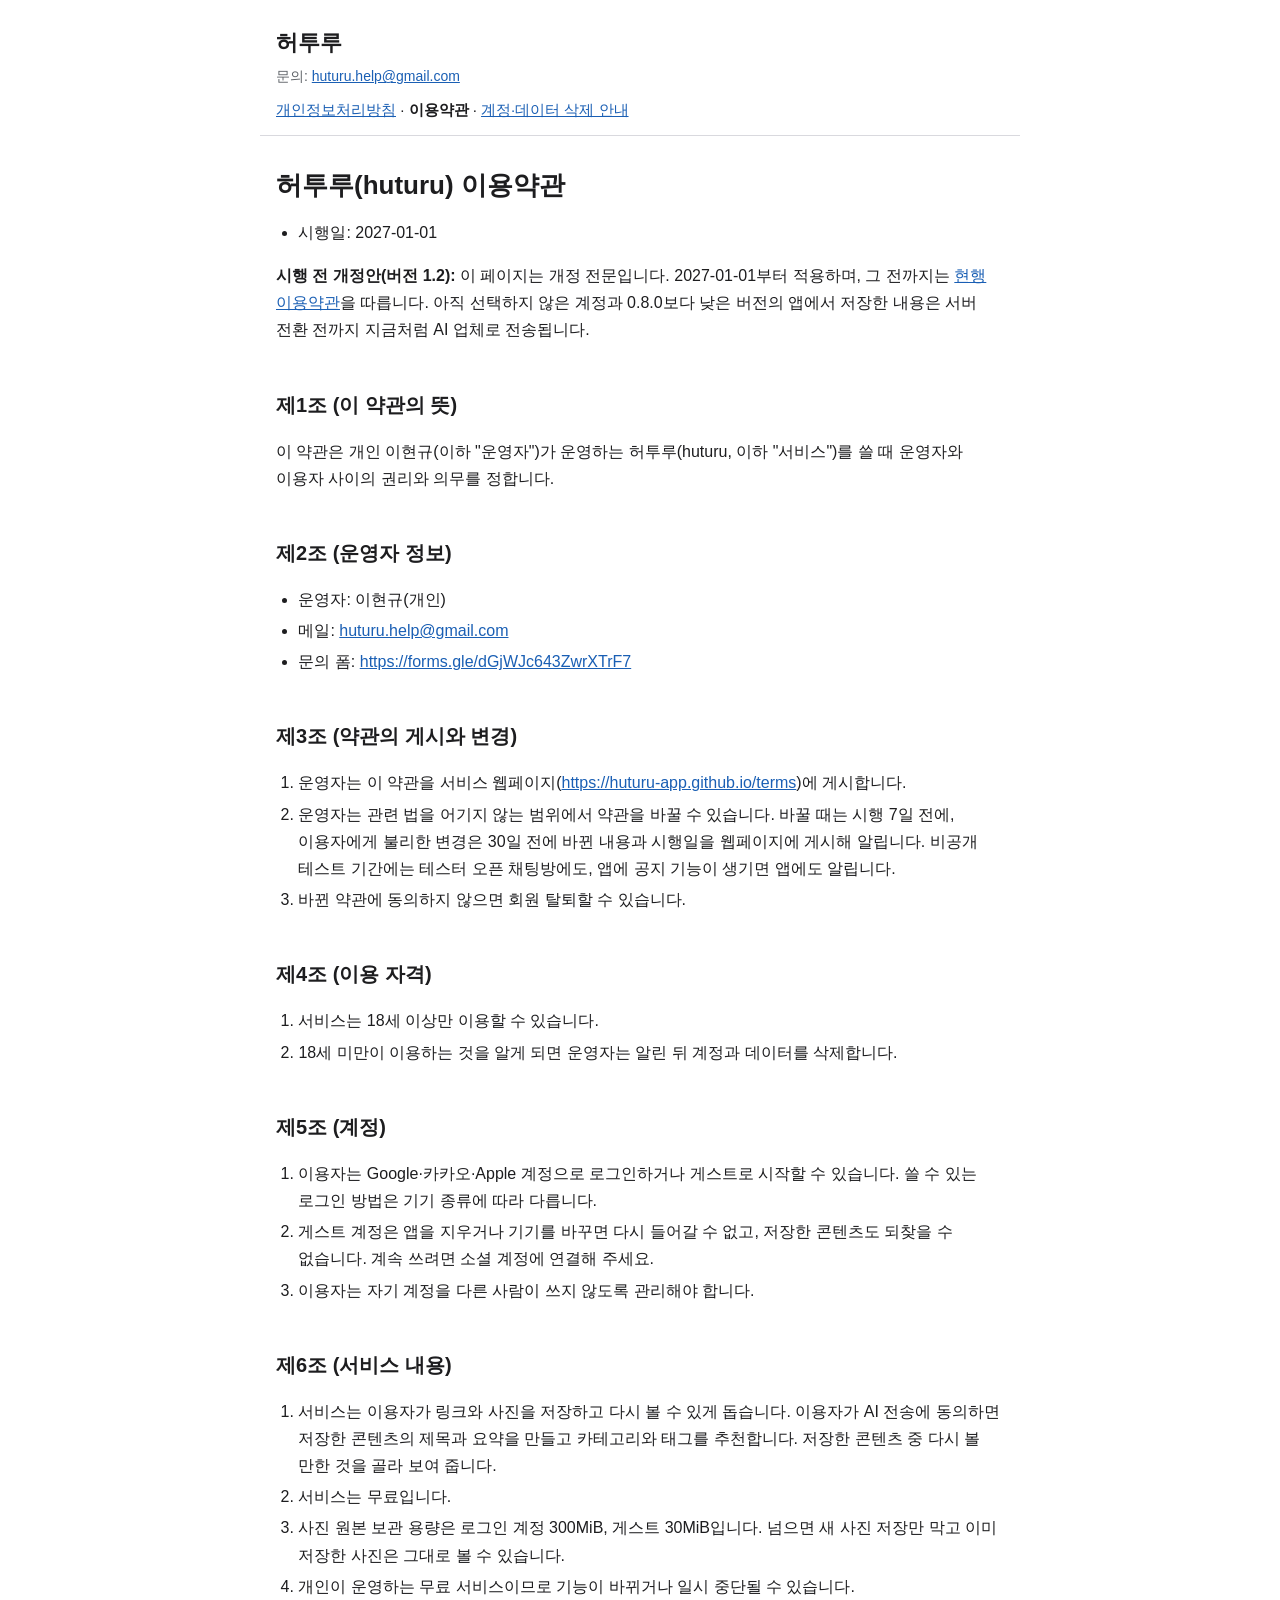
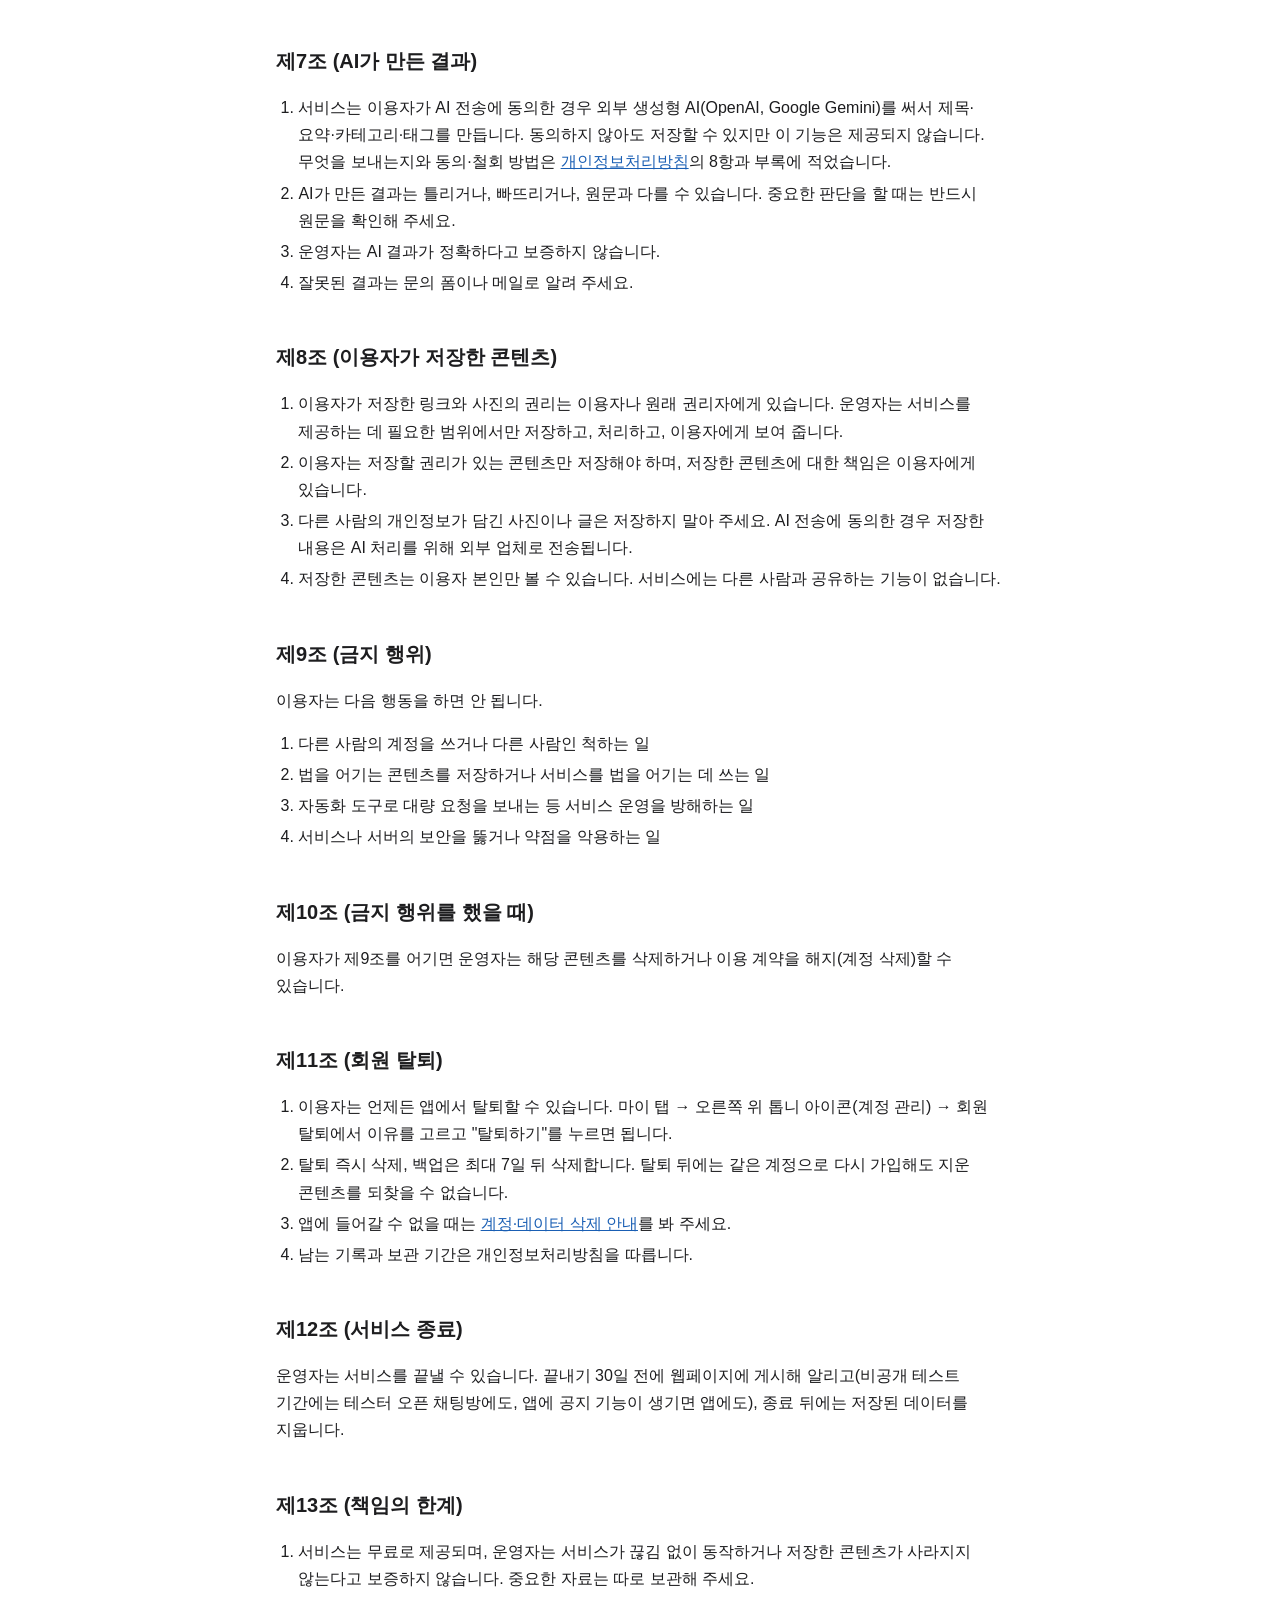
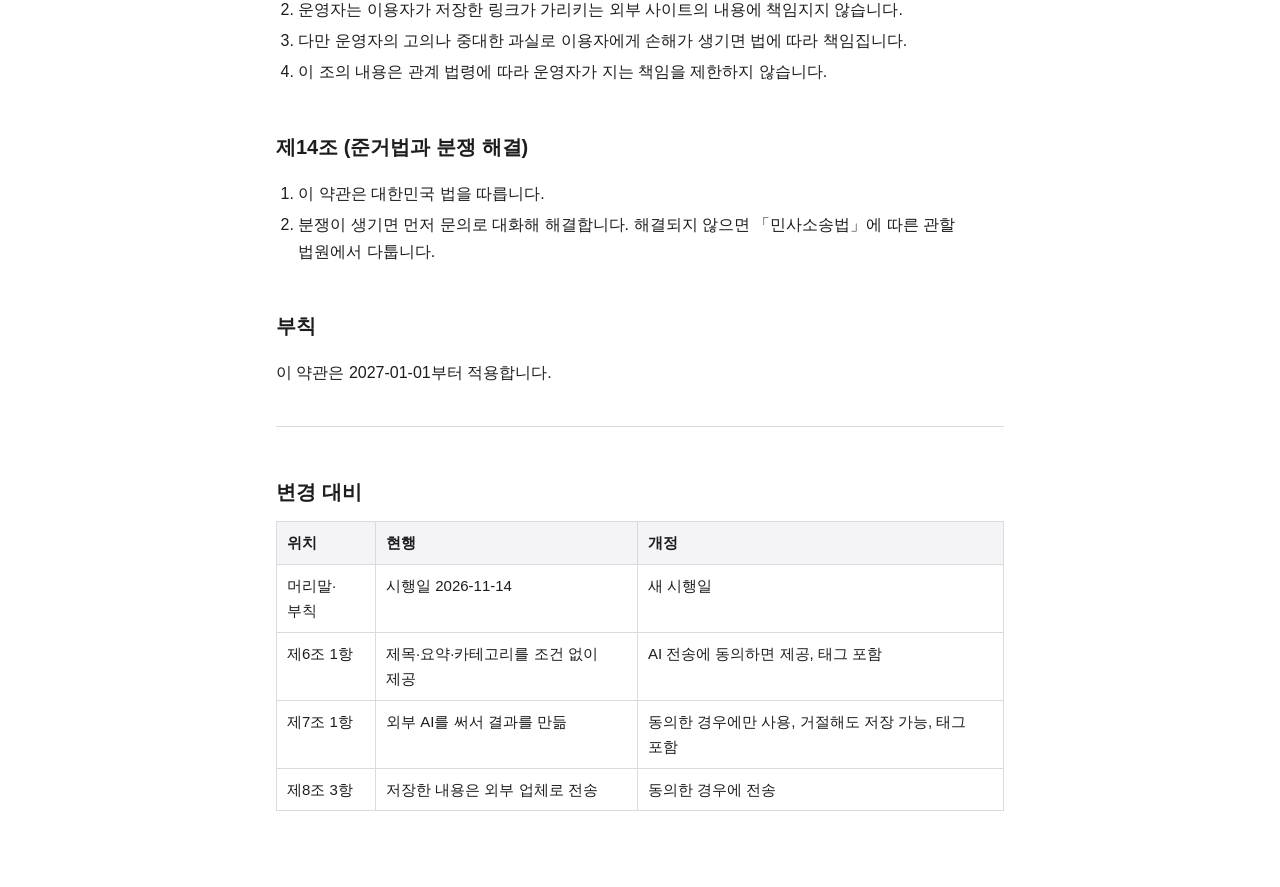
<file: terms/next/index.html>
<!doctype html>
<html lang="ko">
<head>
<meta charset="utf-8">
<meta name="viewport" content="width=device-width, initial-scale=1">
<title>이용약관 개정안 - 허투루</title>
<link rel="stylesheet" href="/style.css">
</head>
<body>
<header>
<p class="brand"><a href="/">허투루</a></p>
<p class="contact">문의: <a href="mailto:huturu.help@gmail.com">huturu.help@gmail.com</a></p>
<nav><a href="/privacy">개인정보처리방침</a> · <a href="/terms" aria-current="page">이용약관</a> · <a href="/account-deletion">계정·데이터 삭제 안내</a></nav>
</header>
<main>
<h1>허투루(huturu) 이용약관</h1>
<ul><li>시행일: 2027-01-01</li></ul>
<p><strong>시행 전 개정안(버전 1.2):</strong> 이 페이지는 개정 전문입니다. 2027-01-01부터 적용하며, 그 전까지는 <a href="/terms">현행 이용약관</a>을 따릅니다. 아직 선택하지 않은 계정과 0.8.0보다 낮은 버전의 앱에서 저장한 내용은 서버 전환 전까지 지금처럼 AI 업체로 전송됩니다.</p>
<h2>제1조 (이 약관의 뜻)</h2>
<p>이 약관은 개인 이현규(이하 "운영자")가 운영하는 허투루(huturu, 이하 "서비스")를 쓸 때 운영자와 이용자 사이의 권리와 의무를 정합니다.</p>
<h2>제2조 (운영자 정보)</h2>
<ul><li>운영자: 이현규(개인)</li><li>메일: <a href="mailto:huturu.help@gmail.com">huturu.help@gmail.com</a></li><li>문의 폼: <a href="https://forms.gle/dGjWJc643ZwrXTrF7">https://forms.gle/dGjWJc643ZwrXTrF7</a></li></ul>
<h2>제3조 (약관의 게시와 변경)</h2>
<ol><li>운영자는 이 약관을 서비스 웹페이지(<a href="https://huturu-app.github.io/terms">https://huturu-app.github.io/terms</a>)에 게시합니다.</li><li>운영자는 관련 법을 어기지 않는 범위에서 약관을 바꿀 수 있습니다. 바꿀 때는 시행 7일 전에, 이용자에게 불리한 변경은 30일 전에 바뀐 내용과 시행일을 웹페이지에 게시해 알립니다. 비공개 테스트 기간에는 테스터 오픈 채팅방에도, 앱에 공지 기능이 생기면 앱에도 알립니다.</li><li>바뀐 약관에 동의하지 않으면 회원 탈퇴할 수 있습니다.</li></ol>
<h2>제4조 (이용 자격)</h2>
<ol><li>서비스는 18세 이상만 이용할 수 있습니다.</li><li>18세 미만이 이용하는 것을 알게 되면 운영자는 알린 뒤 계정과 데이터를 삭제합니다.</li></ol>
<h2>제5조 (계정)</h2>
<ol><li>이용자는 Google·카카오·Apple 계정으로 로그인하거나 게스트로 시작할 수 있습니다. 쓸 수 있는 로그인 방법은 기기 종류에 따라 다릅니다.</li><li>게스트 계정은 앱을 지우거나 기기를 바꾸면 다시 들어갈 수 없고, 저장한 콘텐츠도 되찾을 수 없습니다. 계속 쓰려면 소셜 계정에 연결해 주세요.</li><li>이용자는 자기 계정을 다른 사람이 쓰지 않도록 관리해야 합니다.</li></ol>
<h2>제6조 (서비스 내용)</h2>
<ol><li>서비스는 이용자가 링크와 사진을 저장하고 다시 볼 수 있게 돕습니다. 이용자가 AI 전송에 동의하면 저장한 콘텐츠의 제목과 요약을 만들고 카테고리와 태그를 추천합니다. 저장한 콘텐츠 중 다시 볼 만한 것을 골라 보여 줍니다.</li><li>서비스는 무료입니다.</li><li>사진 원본 보관 용량은 로그인 계정 300MiB, 게스트 30MiB입니다. 넘으면 새 사진 저장만 막고 이미 저장한 사진은 그대로 볼 수 있습니다.</li><li>개인이 운영하는 무료 서비스이므로 기능이 바뀌거나 일시 중단될 수 있습니다.</li></ol>
<h2>제7조 (AI가 만든 결과)</h2>
<ol><li>서비스는 이용자가 AI 전송에 동의한 경우 외부 생성형 AI(OpenAI, Google Gemini)를 써서 제목·요약·카테고리·태그를 만듭니다. 동의하지 않아도 저장할 수 있지만 이 기능은 제공되지 않습니다. 무엇을 보내는지와 동의·철회 방법은 <a href="/privacy">개인정보처리방침</a>의 8항과 부록에 적었습니다.</li><li>AI가 만든 결과는 틀리거나, 빠뜨리거나, 원문과 다를 수 있습니다. 중요한 판단을 할 때는 반드시 원문을 확인해 주세요.</li><li>운영자는 AI 결과가 정확하다고 보증하지 않습니다.</li><li>잘못된 결과는 문의 폼이나 메일로 알려 주세요.</li></ol>
<h2>제8조 (이용자가 저장한 콘텐츠)</h2>
<ol><li>이용자가 저장한 링크와 사진의 권리는 이용자나 원래 권리자에게 있습니다. 운영자는 서비스를 제공하는 데 필요한 범위에서만 저장하고, 처리하고, 이용자에게 보여 줍니다.</li><li>이용자는 저장할 권리가 있는 콘텐츠만 저장해야 하며, 저장한 콘텐츠에 대한 책임은 이용자에게 있습니다.</li><li>다른 사람의 개인정보가 담긴 사진이나 글은 저장하지 말아 주세요. AI 전송에 동의한 경우 저장한 내용은 AI 처리를 위해 외부 업체로 전송됩니다.</li><li>저장한 콘텐츠는 이용자 본인만 볼 수 있습니다. 서비스에는 다른 사람과 공유하는 기능이 없습니다.</li></ol>
<h2>제9조 (금지 행위)</h2>
<p>이용자는 다음 행동을 하면 안 됩니다.</p>
<ol><li>다른 사람의 계정을 쓰거나 다른 사람인 척하는 일</li><li>법을 어기는 콘텐츠를 저장하거나 서비스를 법을 어기는 데 쓰는 일</li><li>자동화 도구로 대량 요청을 보내는 등 서비스 운영을 방해하는 일</li><li>서비스나 서버의 보안을 뚫거나 약점을 악용하는 일</li></ol>
<h2>제10조 (금지 행위를 했을 때)</h2>
<p>이용자가 제9조를 어기면 운영자는 해당 콘텐츠를 삭제하거나 이용 계약을 해지(계정 삭제)할 수 있습니다.</p>
<h2>제11조 (회원 탈퇴)</h2>
<ol><li>이용자는 언제든 앱에서 탈퇴할 수 있습니다. 마이 탭 → 오른쪽 위 톱니 아이콘(계정 관리) → 회원 탈퇴에서 이유를 고르고 "탈퇴하기"를 누르면 됩니다.</li><li>탈퇴 즉시 삭제, 백업은 최대 7일 뒤 삭제합니다. 탈퇴 뒤에는 같은 계정으로 다시 가입해도 지운 콘텐츠를 되찾을 수 없습니다.</li><li>앱에 들어갈 수 없을 때는 <a href="/account-deletion">계정·데이터 삭제 안내</a>를 봐 주세요.</li><li>남는 기록과 보관 기간은 개인정보처리방침을 따릅니다.</li></ol>
<h2>제12조 (서비스 종료)</h2>
<p>운영자는 서비스를 끝낼 수 있습니다. 끝내기 30일 전에 웹페이지에 게시해 알리고(비공개 테스트 기간에는 테스터 오픈 채팅방에도, 앱에 공지 기능이 생기면 앱에도), 종료 뒤에는 저장된 데이터를 지웁니다.</p>
<h2>제13조 (책임의 한계)</h2>
<ol><li>서비스는 무료로 제공되며, 운영자는 서비스가 끊김 없이 동작하거나 저장한 콘텐츠가 사라지지 않는다고 보증하지 않습니다. 중요한 자료는 따로 보관해 주세요.</li><li>운영자는 이용자가 저장한 링크가 가리키는 외부 사이트의 내용에 책임지지 않습니다.</li><li>다만 운영자의 고의나 중대한 과실로 이용자에게 손해가 생기면 법에 따라 책임집니다.</li><li>이 조의 내용은 관계 법령에 따라 운영자가 지는 책임을 제한하지 않습니다.</li></ol>
<h2>제14조 (준거법과 분쟁 해결)</h2>
<ol><li>이 약관은 대한민국 법을 따릅니다.</li><li>분쟁이 생기면 먼저 문의로 대화해 해결합니다. 해결되지 않으면 「민사소송법」에 따른 관할 법원에서 다툽니다.</li></ol>
<h2>부칙</h2>
<p>이 약관은 2027-01-01부터 적용합니다.</p>
<hr>
<h2>변경 대비</h2>
<div class="table"><table><thead><tr><th>위치</th><th>현행</th><th>개정</th></tr></thead><tbody><tr><td>머리말·부칙</td><td>시행일 2026-11-14</td><td>새 시행일</td></tr><tr><td>제6조 1항</td><td>제목·요약·카테고리를 조건 없이 제공</td><td>AI 전송에 동의하면 제공, 태그 포함</td></tr><tr><td>제7조 1항</td><td>외부 AI를 써서 결과를 만듦</td><td>동의한 경우에만 사용, 거절해도 저장 가능, 태그 포함</td></tr><tr><td>제8조 3항</td><td>저장한 내용은 외부 업체로 전송</td><td>동의한 경우에 전송</td></tr></tbody></table></div>
</main>
</body>
</html>
</file>
<file: style.css>
:root { color-scheme: light dark; --fg: #1d1d1f; --bg: #ffffff; --muted: #5f6368; --line: #d9d9de; --head: #f4f4f6; --link: #1a5fb4; }
@media (prefers-color-scheme: dark) {
  :root { --fg: #ececf0; --bg: #17171a; --muted: #a3a3ab; --line: #3a3a40; --head: #222227; --link: #8ab4f8; }
}
* { box-sizing: border-box; }
body { margin: 0; background: var(--bg); color: var(--fg); font-family: -apple-system, BlinkMacSystemFont, "Apple SD Gothic Neo", "Malgun Gothic", "Noto Sans KR", sans-serif; font-size: 16px; line-height: 1.7; word-break: keep-all; overflow-wrap: anywhere; }
header, main { max-width: 760px; margin: 0 auto; padding: 0 16px; }
header { padding-top: 24px; padding-bottom: 12px; border-bottom: 1px solid var(--line); }
.brand { margin: 0; font-size: 22px; font-weight: 700; }
.brand a { color: inherit; text-decoration: none; }
.contact { margin: 4px 0 8px; color: var(--muted); font-size: 14px; }
nav { font-size: 15px; }
nav a[aria-current="page"] { font-weight: 700; color: var(--fg); text-decoration: none; }
main { padding-bottom: 64px; }
h1 { font-size: 26px; line-height: 1.35; margin: 32px 0 16px; }
h2 { font-size: 20px; margin: 36px 0 12px; padding-top: 8px; }
h3 { font-size: 17px; margin: 24px 0 8px; }
a { color: var(--link); }
ul, ol { padding-left: 1.4em; }
li { margin: 4px 0; }
hr { border: 0; border-top: 1px solid var(--line); margin: 40px 0; }
.table { overflow-x: auto; margin: 12px 0; }
table { border-collapse: collapse; width: 100%; font-size: 15px; }
th, td { border: 1px solid var(--line); padding: 8px 10px; text-align: left; vertical-align: top; }
th { background: var(--head); white-space: nowrap; }
code { font-size: 0.9em; }
</file>
